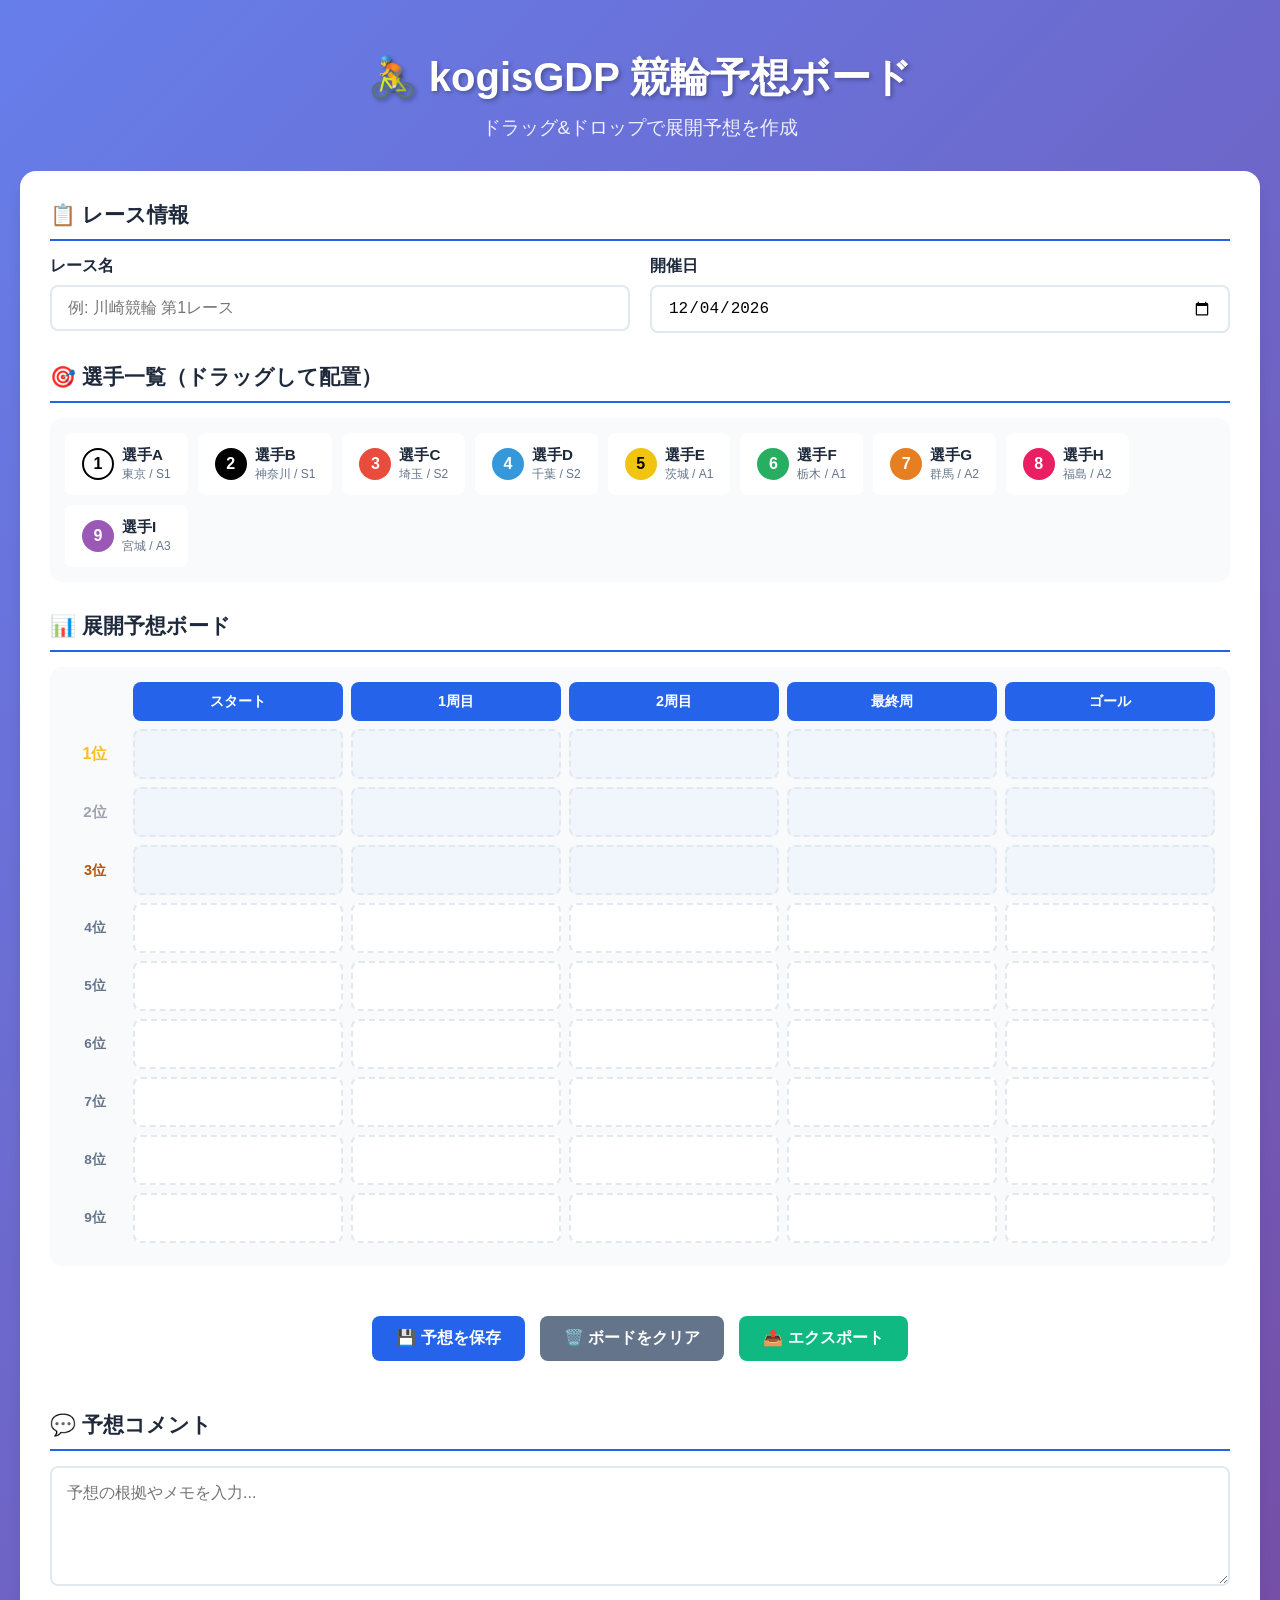
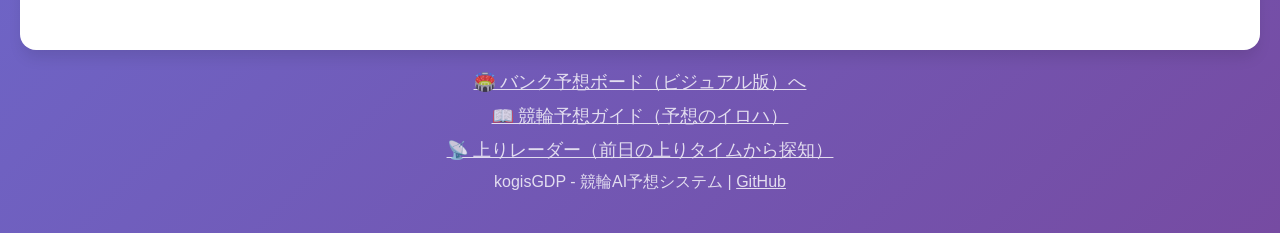
<file: index.html>
<!DOCTYPE html>
<html lang="ja">
<head>
    <meta charset="UTF-8">
    <meta name="viewport" content="width=device-width, initial-scale=1.0">
    <title>kogisGDP - 競輪予想ボード</title>
    <link rel="stylesheet" href="styles.css">
</head>
<body>
    <div class="container">
        <header>
            <h1>🚴 kogisGDP 競輪予想ボード</h1>
            <p class="subtitle">ドラッグ&ドロップで展開予想を作成</p>
        </header>

        <main>
            <!-- レース情報入力 -->
            <section class="race-info">
                <h2>📋 レース情報</h2>
                <div class="race-form">
                    <div class="form-group">
                        <label for="raceName">レース名</label>
                        <input type="text" id="raceName" placeholder="例: 川崎競輪 第1レース">
                    </div>
                    <div class="form-group">
                        <label for="raceDate">開催日</label>
                        <input type="date" id="raceDate">
                    </div>
                </div>
            </section>

            <!-- 選手一覧 -->
            <section class="players-section">
                <h2>🎯 選手一覧（ドラッグして配置）</h2>
                <div class="players-container" id="playersContainer">
                    <!-- 選手カードは動的に生成 -->
                </div>
            </section>

            <!-- 予想ボード -->
            <section class="prediction-board">
                <h2>📊 展開予想ボード</h2>
                <div class="board-container">
                    <!-- 周回ヘッダー -->
                    <div class="board-header">
                        <div class="position-label"></div>
                        <div class="lap">スタート</div>
                        <div class="lap">1周目</div>
                        <div class="lap">2周目</div>
                        <div class="lap">最終周</div>
                        <div class="lap">ゴール</div>
                    </div>
                    
                    <!-- ポジション行 -->
                    <div class="board-row" data-position="1">
                        <div class="position-label">1位</div>
                        <div class="drop-zone" data-lap="start" data-position="1"></div>
                        <div class="drop-zone" data-lap="lap1" data-position="1"></div>
                        <div class="drop-zone" data-lap="lap2" data-position="1"></div>
                        <div class="drop-zone" data-lap="final" data-position="1"></div>
                        <div class="drop-zone" data-lap="goal" data-position="1"></div>
                    </div>
                    <div class="board-row" data-position="2">
                        <div class="position-label">2位</div>
                        <div class="drop-zone" data-lap="start" data-position="2"></div>
                        <div class="drop-zone" data-lap="lap1" data-position="2"></div>
                        <div class="drop-zone" data-lap="lap2" data-position="2"></div>
                        <div class="drop-zone" data-lap="final" data-position="2"></div>
                        <div class="drop-zone" data-lap="goal" data-position="2"></div>
                    </div>
                    <div class="board-row" data-position="3">
                        <div class="position-label">3位</div>
                        <div class="drop-zone" data-lap="start" data-position="3"></div>
                        <div class="drop-zone" data-lap="lap1" data-position="3"></div>
                        <div class="drop-zone" data-lap="lap2" data-position="3"></div>
                        <div class="drop-zone" data-lap="final" data-position="3"></div>
                        <div class="drop-zone" data-lap="goal" data-position="3"></div>
                    </div>
                    <div class="board-row" data-position="4">
                        <div class="position-label">4位</div>
                        <div class="drop-zone" data-lap="start" data-position="4"></div>
                        <div class="drop-zone" data-lap="lap1" data-position="4"></div>
                        <div class="drop-zone" data-lap="lap2" data-position="4"></div>
                        <div class="drop-zone" data-lap="final" data-position="4"></div>
                        <div class="drop-zone" data-lap="goal" data-position="4"></div>
                    </div>
                    <div class="board-row" data-position="5">
                        <div class="position-label">5位</div>
                        <div class="drop-zone" data-lap="start" data-position="5"></div>
                        <div class="drop-zone" data-lap="lap1" data-position="5"></div>
                        <div class="drop-zone" data-lap="lap2" data-position="5"></div>
                        <div class="drop-zone" data-lap="final" data-position="5"></div>
                        <div class="drop-zone" data-lap="goal" data-position="5"></div>
                    </div>
                    <div class="board-row" data-position="6">
                        <div class="position-label">6位</div>
                        <div class="drop-zone" data-lap="start" data-position="6"></div>
                        <div class="drop-zone" data-lap="lap1" data-position="6"></div>
                        <div class="drop-zone" data-lap="lap2" data-position="6"></div>
                        <div class="drop-zone" data-lap="final" data-position="6"></div>
                        <div class="drop-zone" data-lap="goal" data-position="6"></div>
                    </div>
                    <div class="board-row" data-position="7">
                        <div class="position-label">7位</div>
                        <div class="drop-zone" data-lap="start" data-position="7"></div>
                        <div class="drop-zone" data-lap="lap1" data-position="7"></div>
                        <div class="drop-zone" data-lap="lap2" data-position="7"></div>
                        <div class="drop-zone" data-lap="final" data-position="7"></div>
                        <div class="drop-zone" data-lap="goal" data-position="7"></div>
                    </div>
                    <div class="board-row" data-position="8">
                        <div class="position-label">8位</div>
                        <div class="drop-zone" data-lap="start" data-position="8"></div>
                        <div class="drop-zone" data-lap="lap1" data-position="8"></div>
                        <div class="drop-zone" data-lap="lap2" data-position="8"></div>
                        <div class="drop-zone" data-lap="final" data-position="8"></div>
                        <div class="drop-zone" data-lap="goal" data-position="8"></div>
                    </div>
                    <div class="board-row" data-position="9">
                        <div class="position-label">9位</div>
                        <div class="drop-zone" data-lap="start" data-position="9"></div>
                        <div class="drop-zone" data-lap="lap1" data-position="9"></div>
                        <div class="drop-zone" data-lap="lap2" data-position="9"></div>
                        <div class="drop-zone" data-lap="final" data-position="9"></div>
                        <div class="drop-zone" data-lap="goal" data-position="9"></div>
                    </div>
                </div>
            </section>

            <!-- アクションボタン -->
            <section class="actions">
                <button class="btn btn-primary" onclick="savePrediction()">💾 予想を保存</button>
                <button class="btn btn-secondary" onclick="clearBoard()">🗑️ ボードをクリア</button>
                <button class="btn btn-info" onclick="exportPrediction()">📤 エクスポート</button>
            </section>

            <!-- 予想結果表示 -->
            <section class="result-section" id="resultSection" style="display: none;">
                <h2>📝 予想結果</h2>
                <div id="predictionResult"></div>
            </section>

            <!-- コメント入力 -->
            <section class="comments-section">
                <h2>💬 予想コメント</h2>
                <textarea id="predictionComment" placeholder="予想の根拠やメモを入力..."></textarea>
            </section>
        </main>

        <footer>
            <p style="margin-bottom: 10px;">
                <a href="bank.html" style="color: white; font-size: 1.1rem;">🏟️ バンク予想ボード（ビジュアル版）へ</a>
            </p>
            <p style="margin-bottom: 10px;">
                <a href="guide/index.html" style="color: white; font-size: 1.1rem;">📖 競輪予想ガイド（予想のイロハ）</a>
            </p>
            <p style="margin-bottom: 10px;">
                <a href="agari.html" style="color: white; font-size: 1.1rem;">📡 上りレーダー（前日の上りタイムから探知）</a>
            </p>
            <p>kogisGDP - 競輪AI予想システム | <a href="https://github.com/nekyoJap/kogisGDP-pages" target="_blank">GitHub</a></p>
        </footer>
    </div>

    <script src="script.js"></script>
</body>
</html>
</file>
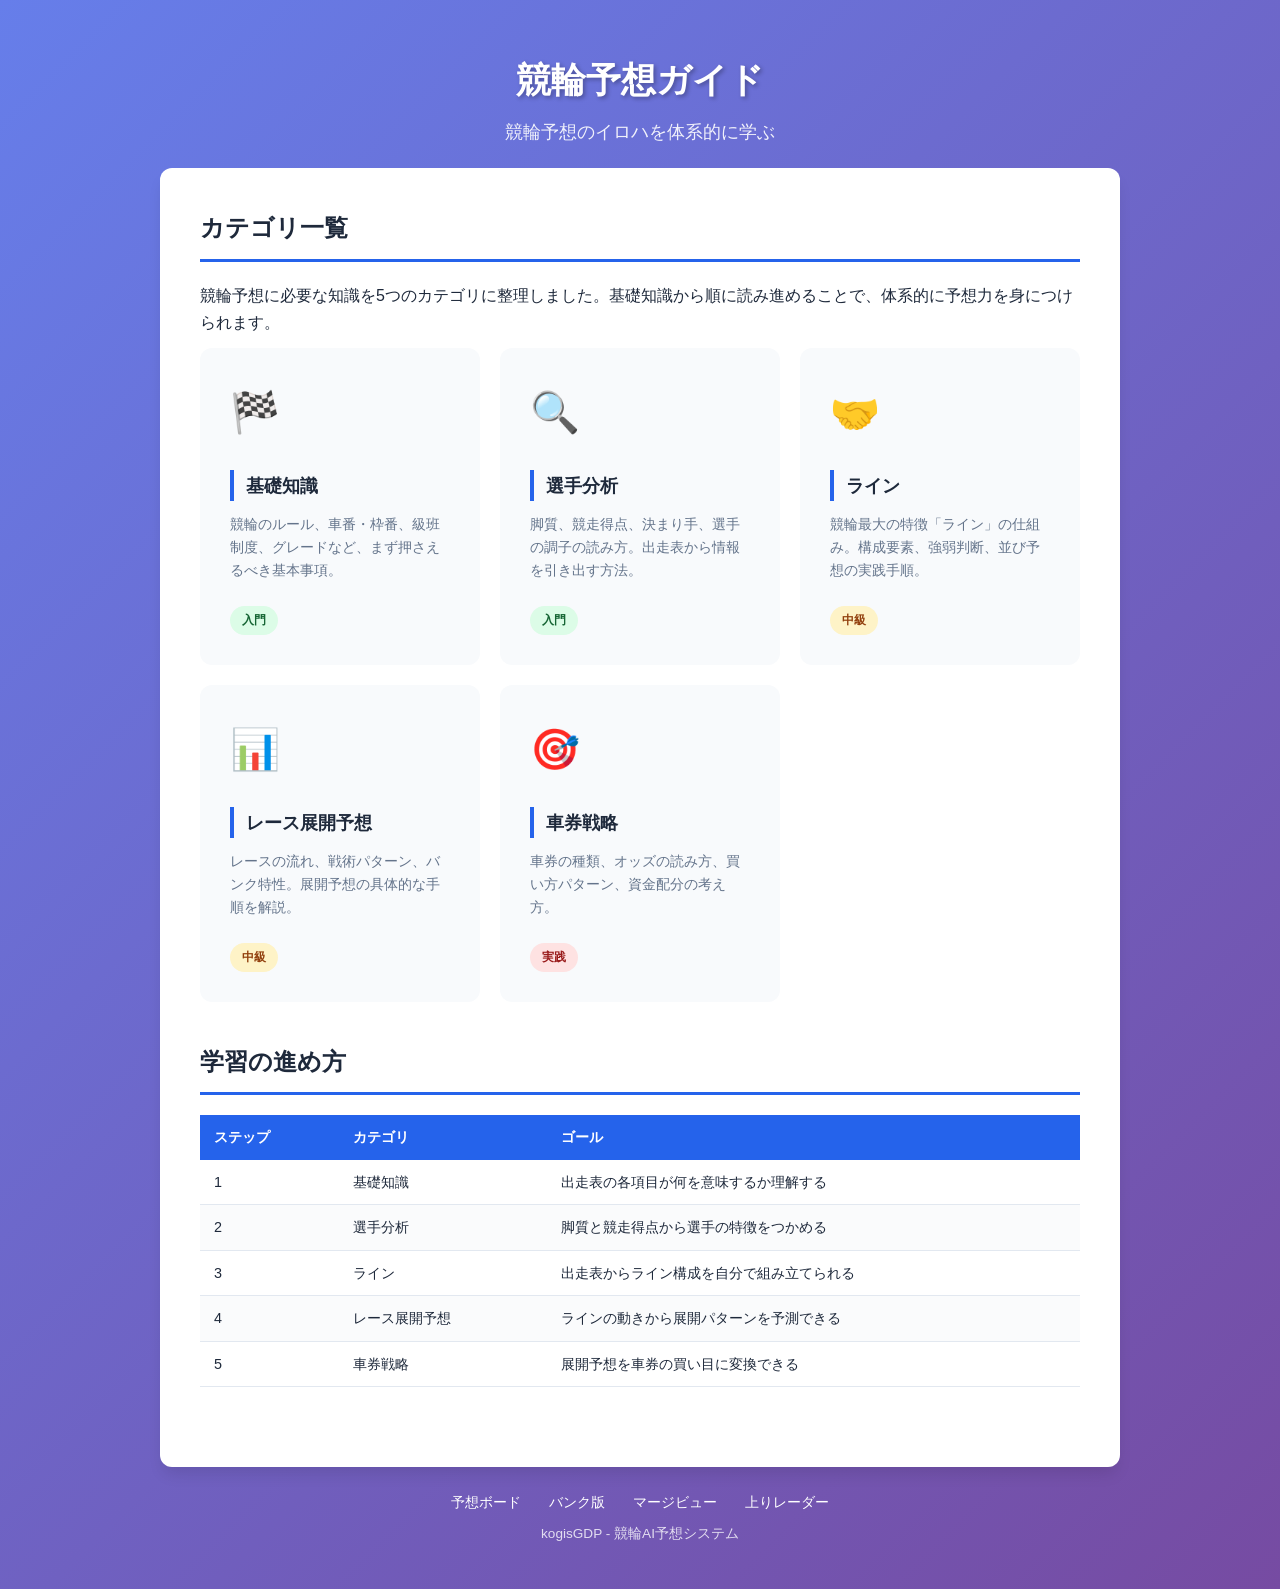
<file: guide/index.html>
<!DOCTYPE html>
<html lang="ja">
<head>
    <meta charset="UTF-8">
    <meta name="viewport" content="width=device-width, initial-scale=1.0">
    <title>競輪予想ガイド - kogisGDP</title>
    <link rel="stylesheet" href="guide.css">
</head>
<body>
    <div class="container">
        <header class="guide-header">
            <h1>競輪予想ガイド</h1>
            <p class="subtitle">競輪予想のイロハを体系的に学ぶ</p>
        </header>

        <main class="guide-content">
            <section class="article-section">
                <h2>カテゴリ一覧</h2>
                <p>競輪予想に必要な知識を5つのカテゴリに整理しました。基礎知識から順に読み進めることで、体系的に予想力を身につけられます。</p>

                <div class="category-grid">
                    <a href="basics.html" class="category-card">
                        <span class="card-icon">&#x1F3C1;</span>
                        <h3>基礎知識</h3>
                        <p>競輪のルール、車番・枠番、級班制度、グレードなど、まず押さえるべき基本事項。</p>
                        <span class="card-tag tag-beginner">入門</span>
                    </a>

                    <a href="player-analysis.html" class="category-card">
                        <span class="card-icon">&#x1F50D;</span>
                        <h3>選手分析</h3>
                        <p>脚質、競走得点、決まり手、選手の調子の読み方。出走表から情報を引き出す方法。</p>
                        <span class="card-tag tag-beginner">入門</span>
                    </a>

                    <a href="line-formation.html" class="category-card">
                        <span class="card-icon">&#x1F91D;</span>
                        <h3>ライン</h3>
                        <p>競輪最大の特徴「ライン」の仕組み。構成要素、強弱判断、並び予想の実践手順。</p>
                        <span class="card-tag tag-intermediate">中級</span>
                    </a>

                    <a href="race-development.html" class="category-card">
                        <span class="card-icon">&#x1F4CA;</span>
                        <h3>レース展開予想</h3>
                        <p>レースの流れ、戦術パターン、バンク特性。展開予想の具体的な手順を解説。</p>
                        <span class="card-tag tag-intermediate">中級</span>
                    </a>

                    <a href="betting-strategy.html" class="category-card">
                        <span class="card-icon">&#x1F3AF;</span>
                        <h3>車券戦略</h3>
                        <p>車券の種類、オッズの読み方、買い方パターン、資金配分の考え方。</p>
                        <span class="card-tag tag-advanced">実践</span>
                    </a>
                </div>
            </section>

            <section class="article-section">
                <h2>学習の進め方</h2>
                <table class="guide-table">
                    <thead>
                        <tr>
                            <th>ステップ</th>
                            <th>カテゴリ</th>
                            <th>ゴール</th>
                        </tr>
                    </thead>
                    <tbody>
                        <tr>
                            <td>1</td>
                            <td>基礎知識</td>
                            <td>出走表の各項目が何を意味するか理解する</td>
                        </tr>
                        <tr>
                            <td>2</td>
                            <td>選手分析</td>
                            <td>脚質と競走得点から選手の特徴をつかめる</td>
                        </tr>
                        <tr>
                            <td>3</td>
                            <td>ライン</td>
                            <td>出走表からライン構成を自分で組み立てられる</td>
                        </tr>
                        <tr>
                            <td>4</td>
                            <td>レース展開予想</td>
                            <td>ラインの動きから展開パターンを予測できる</td>
                        </tr>
                        <tr>
                            <td>5</td>
                            <td>車券戦略</td>
                            <td>展開予想を車券の買い目に変換できる</td>
                        </tr>
                    </tbody>
                </table>
            </section>
        </main>

        <footer class="guide-footer">
            <div class="footer-links">
                <a href="../index.html">予想ボード</a>
                <a href="../bank.html">バンク版</a>
                <a href="../race-merge.html">マージビュー</a>
                <a href="../agari.html">上りレーダー</a>
            </div>
            <p>kogisGDP - 競輪AI予想システム</p>
        </footer>
    </div>
</body>
</html>
</file>
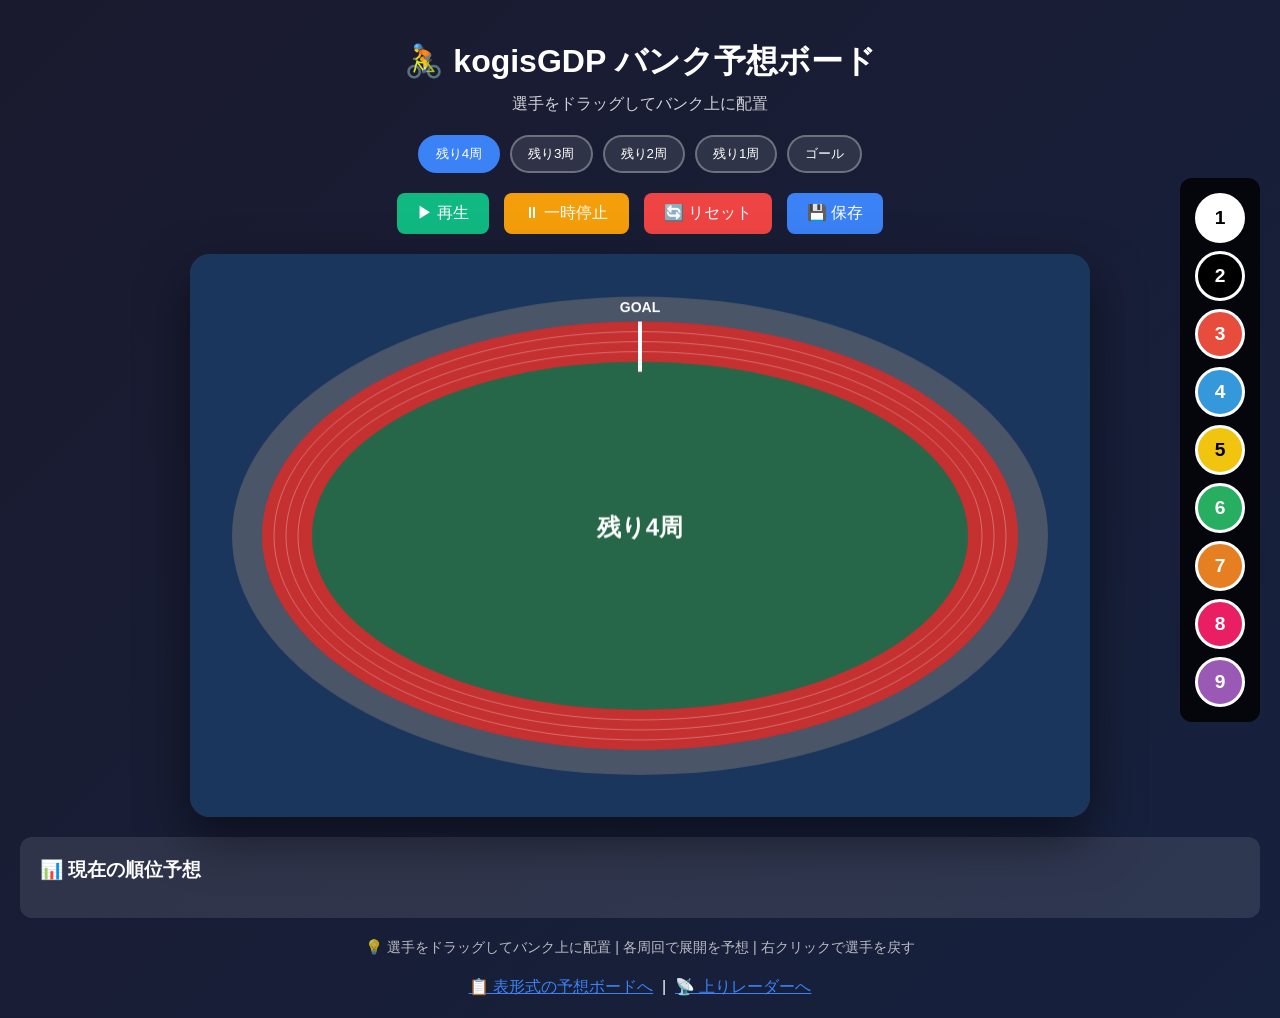
<file: bank.html>
<!DOCTYPE html>
<html lang="ja">
<head>
    <meta charset="UTF-8">
    <meta name="viewport" content="width=device-width, initial-scale=1.0">
    <title>kogisGDP - バンク予想ボード</title>
    <style>
        * {
            margin: 0;
            padding: 0;
            box-sizing: border-box;
        }

        body {
            font-family: 'Segoe UI', 'Hiragino Sans', 'Meiryo', sans-serif;
            background: linear-gradient(135deg, #1a1a2e 0%, #16213e 100%);
            min-height: 100vh;
            color: white;
            overflow-x: hidden;
        }

        .container {
            max-width: 1400px;
            margin: 0 auto;
            padding: 20px;
        }

        header {
            text-align: center;
            padding: 20px 0;
        }

        header h1 {
            font-size: 2rem;
            margin-bottom: 10px;
        }

        header .subtitle {
            opacity: 0.8;
        }

        /* コントロールパネル */
        .controls {
            display: flex;
            gap: 15px;
            justify-content: center;
            flex-wrap: wrap;
            margin-bottom: 20px;
        }

        .controls button {
            padding: 10px 20px;
            border: none;
            border-radius: 8px;
            font-size: 1rem;
            cursor: pointer;
            transition: all 0.2s;
            display: flex;
            align-items: center;
            gap: 8px;
        }

        .btn-play {
            background: #10b981;
            color: white;
        }

        .btn-play:hover {
            background: #059669;
        }

        .btn-pause {
            background: #f59e0b;
            color: white;
        }

        .btn-reset {
            background: #ef4444;
            color: white;
        }

        .btn-reset:hover {
            background: #dc2626;
        }

        .btn-save {
            background: #3b82f6;
            color: white;
        }

        .btn-save:hover {
            background: #2563eb;
        }

        /* 周回選択 */
        .lap-selector {
            display: flex;
            gap: 10px;
            justify-content: center;
            margin-bottom: 20px;
        }

        .lap-btn {
            padding: 8px 16px;
            background: rgba(255,255,255,0.1);
            border: 2px solid rgba(255,255,255,0.3);
            border-radius: 20px;
            color: white;
            cursor: pointer;
            transition: all 0.2s;
        }

        .lap-btn:hover {
            background: rgba(255,255,255,0.2);
        }

        .lap-btn.active {
            background: #3b82f6;
            border-color: #3b82f6;
        }

        /* バンクエリア */
        .bank-area {
            position: relative;
            width: 100%;
            max-width: 900px;
            margin: 0 auto;
            aspect-ratio: 16/10;
            background: #2d3748;
            border-radius: 20px;
            overflow: hidden;
            box-shadow: 0 20px 50px rgba(0,0,0,0.5);
        }

        #bankCanvas {
            width: 100%;
            height: 100%;
            cursor: default;
        }

        /* 選手パネル */
        .players-panel {
            position: fixed;
            right: 20px;
            top: 50%;
            transform: translateY(-50%);
            background: rgba(0,0,0,0.8);
            padding: 15px;
            border-radius: 12px;
            display: flex;
            flex-direction: column;
            gap: 8px;
            z-index: 100;
        }

        .player-btn {
            width: 50px;
            height: 50px;
            border-radius: 50%;
            border: 3px solid white;
            cursor: grab;
            display: flex;
            align-items: center;
            justify-content: center;
            font-weight: bold;
            font-size: 1.2rem;
            transition: transform 0.2s;
            user-select: none;
        }

        .player-btn:hover {
            transform: scale(1.1);
        }

        .player-btn.on-track {
            opacity: 0.3;
            cursor: not-allowed;
        }

        .player-btn[data-number="1"] { background: #fff; color: #000; }
        .player-btn[data-number="2"] { background: #000; color: #fff; }
        .player-btn[data-number="3"] { background: #e74c3c; color: #fff; }
        .player-btn[data-number="4"] { background: #3498db; color: #fff; }
        .player-btn[data-number="5"] { background: #f1c40f; color: #000; }
        .player-btn[data-number="6"] { background: #27ae60; color: #fff; }
        .player-btn[data-number="7"] { background: #e67e22; color: #fff; }
        .player-btn[data-number="8"] { background: #e91e63; color: #fff; }
        .player-btn[data-number="9"] { background: #9b59b6; color: #fff; }

        /* 情報パネル */
        .info-panel {
            margin-top: 20px;
            background: rgba(255,255,255,0.1);
            border-radius: 12px;
            padding: 20px;
        }

        .info-panel h3 {
            margin-bottom: 15px;
        }

        .position-list {
            display: grid;
            grid-template-columns: repeat(auto-fit, minmax(150px, 1fr));
            gap: 10px;
        }

        .position-item {
            background: rgba(255,255,255,0.1);
            padding: 10px;
            border-radius: 8px;
            display: flex;
            align-items: center;
            gap: 10px;
        }

        .position-rank {
            font-weight: bold;
            font-size: 1.2rem;
            width: 30px;
        }

        .position-player {
            width: 30px;
            height: 30px;
            border-radius: 50%;
            display: flex;
            align-items: center;
            justify-content: center;
            font-weight: bold;
            font-size: 0.9rem;
        }

        /* 凡例 */
        .legend {
            margin-top: 20px;
            text-align: center;
            opacity: 0.7;
            font-size: 0.9rem;
        }

        /* レスポンシブ */
        @media (max-width: 768px) {
            .players-panel {
                position: relative;
                right: auto;
                top: auto;
                transform: none;
                flex-direction: row;
                flex-wrap: wrap;
                justify-content: center;
                margin-bottom: 20px;
            }

            .player-btn {
                width: 40px;
                height: 40px;
                font-size: 1rem;
            }

            .bank-area {
                aspect-ratio: 4/3;
            }
        }

        /* モーダル */
        .modal {
            display: none;
            position: fixed;
            top: 0;
            left: 0;
            width: 100%;
            height: 100%;
            background: rgba(0,0,0,0.8);
            z-index: 1000;
            justify-content: center;
            align-items: center;
        }

        .modal.show {
            display: flex;
        }

        .modal-content {
            background: #1e293b;
            padding: 30px;
            border-radius: 16px;
            max-width: 500px;
            width: 90%;
        }

        .modal-content h2 {
            margin-bottom: 20px;
        }

        .modal-content textarea {
            width: 100%;
            height: 200px;
            background: #0f172a;
            border: 1px solid #334155;
            border-radius: 8px;
            color: white;
            padding: 15px;
            font-family: monospace;
            resize: none;
        }

        .modal-buttons {
            display: flex;
            gap: 10px;
            margin-top: 20px;
            justify-content: flex-end;
        }
    </style>
</head>
<body>
    <div class="container">
        <header>
            <h1>🚴 kogisGDP バンク予想ボード</h1>
            <p class="subtitle">選手をドラッグしてバンク上に配置</p>
        </header>

        <!-- 周回選択 -->
        <div class="lap-selector">
            <button class="lap-btn active" data-lap="0">残り4周</button>
            <button class="lap-btn" data-lap="1">残り3周</button>
            <button class="lap-btn" data-lap="2">残り2周</button>
            <button class="lap-btn" data-lap="3">残り1周</button>
            <button class="lap-btn" data-lap="4">ゴール</button>
        </div>

        <!-- コントロール -->
        <div class="controls">
            <button class="btn-play" onclick="playAnimation()">▶ 再生</button>
            <button class="btn-pause" onclick="pauseAnimation()">⏸ 一時停止</button>
            <button class="btn-reset" onclick="resetPositions()">🔄 リセット</button>
            <button class="btn-save" onclick="savePositions()">💾 保存</button>
        </div>

        <!-- 選手パネル -->
        <div class="players-panel" id="playersPanel">
            <div class="player-btn" data-number="1" draggable="true">1</div>
            <div class="player-btn" data-number="2" draggable="true">2</div>
            <div class="player-btn" data-number="3" draggable="true">3</div>
            <div class="player-btn" data-number="4" draggable="true">4</div>
            <div class="player-btn" data-number="5" draggable="true">5</div>
            <div class="player-btn" data-number="6" draggable="true">6</div>
            <div class="player-btn" data-number="7" draggable="true">7</div>
            <div class="player-btn" data-number="8" draggable="true">8</div>
            <div class="player-btn" data-number="9" draggable="true">9</div>
        </div>

        <!-- バンクエリア -->
        <div class="bank-area">
            <canvas id="bankCanvas"></canvas>
        </div>

        <!-- 順位情報 -->
        <div class="info-panel">
            <h3>📊 現在の順位予想</h3>
            <div class="position-list" id="positionList">
                <!-- 動的に生成 -->
            </div>
        </div>

        <div class="legend">
            💡 選手をドラッグしてバンク上に配置 | 各周回で展開を予想 | 右クリックで選手を戻す
        </div>

        <p style="text-align: center; margin-top: 20px;">
            <a href="index.html" style="color: #3b82f6;">📋 表形式の予想ボードへ</a>
            &nbsp;|&nbsp;
            <a href="agari.html" style="color: #3b82f6;">📡 上りレーダーへ</a>
        </p>
    </div>

    <!-- 保存モーダル -->
    <div class="modal" id="saveModal">
        <div class="modal-content">
            <h2>💾 予想を保存</h2>
            <textarea id="predictionOutput" readonly></textarea>
            <div class="modal-buttons">
                <button onclick="copyToClipboard()" class="btn-save">📋 コピー</button>
                <button onclick="closeModal()" class="btn-reset">閉じる</button>
            </div>
        </div>
    </div>

    <script>
        // Canvas設定
        const canvas = document.getElementById('bankCanvas');
        const ctx = canvas.getContext('2d');
        
        // 高解像度対応
        function resizeCanvas() {
            const rect = canvas.parentElement.getBoundingClientRect();
            const dpr = window.devicePixelRatio || 1;
            canvas.width = rect.width * dpr;
            canvas.height = rect.height * dpr;
            ctx.scale(dpr, dpr);
            canvas.style.width = rect.width + 'px';
            canvas.style.height = rect.height + 'px';
            draw();
        }

        // 選手データ
        const players = {};
        const playerColors = {
            1: { bg: '#ffffff', text: '#000000' },
            2: { bg: '#000000', text: '#ffffff' },
            3: { bg: '#e74c3c', text: '#ffffff' },
            4: { bg: '#3498db', text: '#ffffff' },
            5: { bg: '#f1c40f', text: '#000000' },
            6: { bg: '#27ae60', text: '#ffffff' },
            7: { bg: '#e67e22', text: '#ffffff' },
            8: { bg: '#e91e63', text: '#ffffff' },
            9: { bg: '#9b59b6', text: '#ffffff' }
        };

        // 周回データ（各周回の選手位置を保存）
        const lapPositions = {
            0: {}, // 残り4周
            1: {}, // 残り3周
            2: {}, // 残り2周
            3: {}, // 残り1周
            4: {}  // ゴール
        };

        let currentLap = 0;
        let draggingPlayer = null;
        let isAnimating = false;

        // バンクの寸法
        function getBankDimensions() {
            const rect = canvas.parentElement.getBoundingClientRect();
            const width = rect.width;
            const height = rect.height;
            const centerX = width / 2;
            const centerY = height / 2;
            const radiusX = width * 0.42;
            const radiusY = height * 0.38;
            
            return { width, height, centerX, centerY, radiusX, radiusY };
        }

        // バンクを描画
        function drawBank() {
            const { width, height, centerX, centerY, radiusX, radiusY } = getBankDimensions();
            
            // 背景（バンクの外側）
            ctx.fillStyle = '#1a365d';
            ctx.fillRect(0, 0, width, height);
            
            // バンク外周
            ctx.beginPath();
            ctx.ellipse(centerX, centerY, radiusX + 30, radiusY + 25, 0, 0, Math.PI * 2);
            ctx.fillStyle = '#4a5568';
            ctx.fill();
            
            // バンク（走路）
            ctx.beginPath();
            ctx.ellipse(centerX, centerY, radiusX, radiusY, 0, 0, Math.PI * 2);
            ctx.fillStyle = '#c53030';
            ctx.fill();
            
            // 内側（芝生エリア）
            ctx.beginPath();
            ctx.ellipse(centerX, centerY, radiusX - 50, radiusY - 40, 0, 0, Math.PI * 2);
            ctx.fillStyle = '#276749';
            ctx.fill();
            
            // コースライン
            for (let i = 1; i <= 3; i++) {
                ctx.beginPath();
                ctx.ellipse(centerX, centerY, radiusX - i * 12, radiusY - i * 10, 0, 0, Math.PI * 2);
                ctx.strokeStyle = 'rgba(255,255,255,0.3)';
                ctx.lineWidth = 1;
                ctx.stroke();
            }
            
            // ゴールライン
            ctx.beginPath();
            ctx.moveTo(centerX, centerY - radiusY);
            ctx.lineTo(centerX, centerY - radiusY + 50);
            ctx.strokeStyle = '#ffffff';
            ctx.lineWidth = 4;
            ctx.stroke();
            
            // ゴール表示
            ctx.fillStyle = '#ffffff';
            ctx.font = 'bold 14px sans-serif';
            ctx.textAlign = 'center';
            ctx.fillText('GOAL', centerX, centerY - radiusY - 10);
            
            // 周回表示
            const lapNames = ['残り4周', '残り3周', '残り2周', '残り1周', 'ゴール'];
            ctx.fillStyle = '#ffffff';
            ctx.font = 'bold 24px sans-serif';
            ctx.fillText(lapNames[currentLap], centerX, centerY);
        }

        // 選手を描画
        function drawPlayers() {
            const positions = lapPositions[currentLap];
            
            Object.entries(positions).forEach(([number, pos]) => {
                const color = playerColors[number];
                const radius = 20;
                
                // 影
                ctx.beginPath();
                ctx.arc(pos.x + 2, pos.y + 2, radius, 0, Math.PI * 2);
                ctx.fillStyle = 'rgba(0,0,0,0.3)';
                ctx.fill();
                
                // 選手円
                ctx.beginPath();
                ctx.arc(pos.x, pos.y, radius, 0, Math.PI * 2);
                ctx.fillStyle = color.bg;
                ctx.fill();
                ctx.strokeStyle = '#ffffff';
                ctx.lineWidth = 3;
                ctx.stroke();
                
                // 番号
                ctx.fillStyle = color.text;
                ctx.font = 'bold 18px sans-serif';
                ctx.textAlign = 'center';
                ctx.textBaseline = 'middle';
                ctx.fillText(number, pos.x, pos.y);
            });
        }

        // 全体描画
        function draw() {
            const rect = canvas.parentElement.getBoundingClientRect();
            ctx.clearRect(0, 0, rect.width, rect.height);
            drawBank();
            drawPlayers();
            updatePositionList();
        }

        // 選手パネルの状態更新
        function updatePlayerPanel() {
            const positions = lapPositions[currentLap];
            document.querySelectorAll('.player-btn').forEach(btn => {
                const number = btn.dataset.number;
                if (positions[number]) {
                    btn.classList.add('on-track');
                } else {
                    btn.classList.remove('on-track');
                }
            });
        }

        // 順位リスト更新
        function updatePositionList() {
            const positions = lapPositions[currentLap];
            const list = document.getElementById('positionList');
            
            // 位置から順位を計算（ゴールに近い順）
            const { centerX, centerY, radiusX, radiusY } = getBankDimensions();
            
            const sorted = Object.entries(positions)
                .map(([number, pos]) => {
                    // ゴール地点からの角度で順位を決定
                    const angle = Math.atan2(pos.y - centerY, pos.x - centerX);
                    // ゴールは上部なので、-π/2からの距離
                    let progress = angle + Math.PI / 2;
                    if (progress < 0) progress += Math.PI * 2;
                    return { number, progress, pos };
                })
                .sort((a, b) => a.progress - b.progress);
            
            list.innerHTML = sorted.map((item, index) => {
                const color = playerColors[item.number];
                return `
                    <div class="position-item">
                        <span class="position-rank">${index + 1}位</span>
                        <span class="position-player" style="background:${color.bg};color:${color.text}">${item.number}</span>
                    </div>
                `;
            }).join('');
            
            updatePlayerPanel();
        }

        // 周回切り替え
        document.querySelectorAll('.lap-btn').forEach(btn => {
            btn.addEventListener('click', () => {
                document.querySelector('.lap-btn.active').classList.remove('active');
                btn.classList.add('active');
                currentLap = parseInt(btn.dataset.lap);
                draw();
            });
        });

        // ドラッグ&ドロップ
        let isDragging = false;
        let dragStartPos = null;

        document.querySelectorAll('.player-btn').forEach(btn => {
            btn.addEventListener('mousedown', (e) => {
                if (btn.classList.contains('on-track')) return;
                draggingPlayer = btn.dataset.number;
                isDragging = true;
            });
        });

        canvas.addEventListener('mousemove', (e) => {
            if (!isDragging || !draggingPlayer) return;
            
            const rect = canvas.getBoundingClientRect();
            const x = e.clientX - rect.left;
            const y = e.clientY - rect.top;
            
            // 一時的に位置を設定
            lapPositions[currentLap][draggingPlayer] = { x, y };
            draw();
        });

        canvas.addEventListener('mouseup', (e) => {
            if (isDragging && draggingPlayer) {
                const rect = canvas.getBoundingClientRect();
                const x = e.clientX - rect.left;
                const y = e.clientY - rect.top;
                
                // バンク上かチェック
                if (isOnTrack(x, y)) {
                    lapPositions[currentLap][draggingPlayer] = { x, y };
                } else {
                    delete lapPositions[currentLap][draggingPlayer];
                }
                
                draw();
            }
            
            isDragging = false;
            draggingPlayer = null;
        });

        // Canvas上のドラッグ（既存選手の移動）
        canvas.addEventListener('mousedown', (e) => {
            const rect = canvas.getBoundingClientRect();
            const x = e.clientX - rect.left;
            const y = e.clientY - rect.top;
            
            // クリック位置に選手がいるかチェック
            const positions = lapPositions[currentLap];
            for (const [number, pos] of Object.entries(positions)) {
                const dist = Math.sqrt((x - pos.x) ** 2 + (y - pos.y) ** 2);
                if (dist < 25) {
                    draggingPlayer = number;
                    isDragging = true;
                    break;
                }
            }
        });

        // 右クリックで選手を戻す
        canvas.addEventListener('contextmenu', (e) => {
            e.preventDefault();
            const rect = canvas.getBoundingClientRect();
            const x = e.clientX - rect.left;
            const y = e.clientY - rect.top;
            
            const positions = lapPositions[currentLap];
            for (const [number, pos] of Object.entries(positions)) {
                const dist = Math.sqrt((x - pos.x) ** 2 + (y - pos.y) ** 2);
                if (dist < 25) {
                    delete positions[number];
                    draw();
                    break;
                }
            }
        });

        // トラック上かチェック
        function isOnTrack(x, y) {
            const { centerX, centerY, radiusX, radiusY } = getBankDimensions();
            
            // 楕円の方程式でチェック
            const outer = ((x - centerX) / (radiusX + 20)) ** 2 + ((y - centerY) / (radiusY + 15)) ** 2;
            const inner = ((x - centerX) / (radiusX - 45)) ** 2 + ((y - centerY) / (radiusY - 35)) ** 2;
            
            return outer <= 1 && inner >= 1;
        }

        // リセット
        function resetPositions() {
            lapPositions[currentLap] = {};
            draw();
        }

        // 保存
        function savePositions() {
            const lapNames = ['残り4周', '残り3周', '残り2周', '残り1周', 'ゴール'];
            let output = '=== kogisGDP 競輪展開予想 ===\n\n';
            
            for (let lap = 0; lap < 5; lap++) {
                const positions = lapPositions[lap];
                if (Object.keys(positions).length === 0) continue;
                
                output += `【${lapNames[lap]}】\n`;
                
                const { centerX, centerY } = getBankDimensions();
                const sorted = Object.entries(positions)
                    .map(([number, pos]) => {
                        const angle = Math.atan2(pos.y - centerY, pos.x - centerX);
                        let progress = angle + Math.PI / 2;
                        if (progress < 0) progress += Math.PI * 2;
                        return { number, progress };
                    })
                    .sort((a, b) => a.progress - b.progress);
                
                sorted.forEach((item, index) => {
                    output += `${index + 1}位: ${item.number}番\n`;
                });
                output += '\n';
            }
            
            document.getElementById('predictionOutput').value = output;
            document.getElementById('saveModal').classList.add('show');
        }

        function closeModal() {
            document.getElementById('saveModal').classList.remove('show');
        }

        function copyToClipboard() {
            const textarea = document.getElementById('predictionOutput');
            textarea.select();
            document.execCommand('copy');
            alert('コピーしました！');
        }

        // アニメーション再生
        function playAnimation() {
            if (isAnimating) return;
            isAnimating = true;
            
            let lap = 0;
            const interval = setInterval(() => {
                if (lap >= 5 || !isAnimating) {
                    clearInterval(interval);
                    isAnimating = false;
                    return;
                }
                
                document.querySelector('.lap-btn.active').classList.remove('active');
                document.querySelector(`.lap-btn[data-lap="${lap}"]`).classList.add('active');
                currentLap = lap;
                draw();
                lap++;
            }, 1500);
        }

        function pauseAnimation() {
            isAnimating = false;
        }

        // タッチ対応
        canvas.addEventListener('touchstart', (e) => {
            e.preventDefault();
            const touch = e.touches[0];
            const rect = canvas.getBoundingClientRect();
            const x = touch.clientX - rect.left;
            const y = touch.clientY - rect.top;
            
            const positions = lapPositions[currentLap];
            for (const [number, pos] of Object.entries(positions)) {
                const dist = Math.sqrt((x - pos.x) ** 2 + (y - pos.y) ** 2);
                if (dist < 30) {
                    draggingPlayer = number;
                    isDragging = true;
                    break;
                }
            }
        });

        canvas.addEventListener('touchmove', (e) => {
            if (!isDragging || !draggingPlayer) return;
            e.preventDefault();
            
            const touch = e.touches[0];
            const rect = canvas.getBoundingClientRect();
            const x = touch.clientX - rect.left;
            const y = touch.clientY - rect.top;
            
            lapPositions[currentLap][draggingPlayer] = { x, y };
            draw();
        });

        canvas.addEventListener('touchend', (e) => {
            if (isDragging && draggingPlayer) {
                const positions = lapPositions[currentLap];
                const pos = positions[draggingPlayer];
                
                if (pos && !isOnTrack(pos.x, pos.y)) {
                    delete positions[draggingPlayer];
                }
                
                draw();
            }
            
            isDragging = false;
            draggingPlayer = null;
        });

        // 選手パネルからのタッチドラッグ
        let touchDragPlayer = null;

        document.querySelectorAll('.player-btn').forEach(btn => {
            btn.addEventListener('touchstart', (e) => {
                if (btn.classList.contains('on-track')) return;
                e.preventDefault();
                touchDragPlayer = btn.dataset.number;
            });
        });

        document.addEventListener('touchmove', (e) => {
            if (!touchDragPlayer) return;
            
            const touch = e.touches[0];
            const rect = canvas.getBoundingClientRect();
            
            if (touch.clientX >= rect.left && touch.clientX <= rect.right &&
                touch.clientY >= rect.top && touch.clientY <= rect.bottom) {
                
                const x = touch.clientX - rect.left;
                const y = touch.clientY - rect.top;
                
                lapPositions[currentLap][touchDragPlayer] = { x, y };
                draw();
            }
        });

        document.addEventListener('touchend', (e) => {
            if (touchDragPlayer) {
                const positions = lapPositions[currentLap];
                const pos = positions[touchDragPlayer];
                
                if (pos && !isOnTrack(pos.x, pos.y)) {
                    delete positions[touchDragPlayer];
                }
                
                draw();
            }
            touchDragPlayer = null;
        });

        // 初期化
        window.addEventListener('load', resizeCanvas);
        window.addEventListener('resize', resizeCanvas);
    </script>
</body>
</html>
</file>
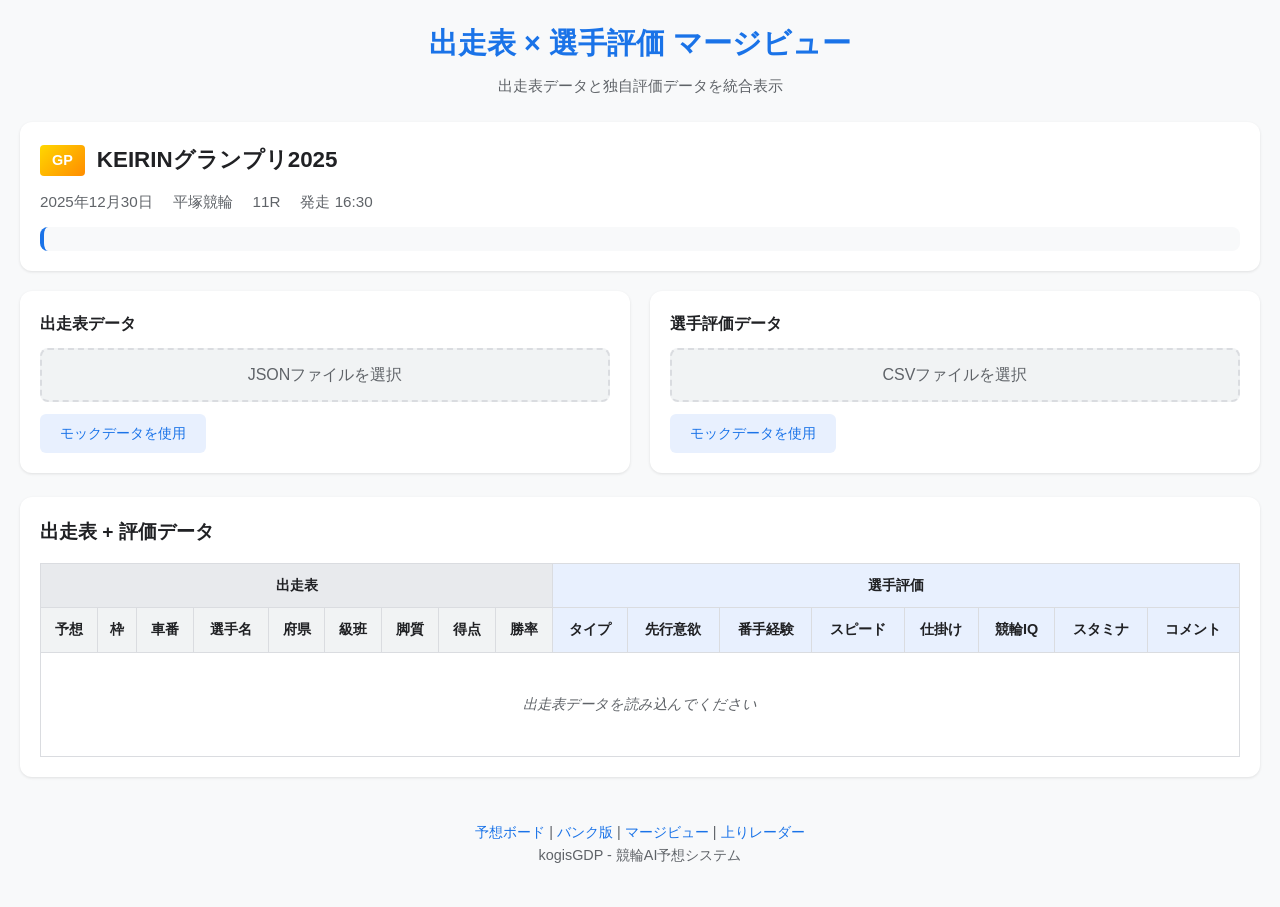
<file: race-merge.html>
<!DOCTYPE html>
<html lang="ja">
<head>
    <meta charset="UTF-8">
    <meta name="viewport" content="width=device-width, initial-scale=1.0">
    <title>出走表 × 選手評価 マージビュー | kogisGDP</title>
    <link rel="stylesheet" href="race-merge.css">
</head>
<body>
    <div class="container">
        <header class="header">
            <h1>出走表 × 選手評価 マージビュー</h1>
            <p class="subtitle">出走表データと独自評価データを統合表示</p>
        </header>

        <!-- レース情報 -->
        <section class="race-info" id="raceInfo">
            <div class="race-header">
                <span class="race-grade" id="raceGrade">GP</span>
                <span class="race-name" id="raceName">KEIRINグランプリ2025</span>
            </div>
            <div class="race-details">
                <span id="raceDate">2025年12月30日</span>
                <span id="raceVenue">平塚競輪</span>
                <span id="raceNumber">11R</span>
                <span id="raceTime">発走 16:30</span>
            </div>
            <div class="race-comment" id="lineComment"></div>
        </section>

        <!-- データ読み込みパネル -->
        <section class="data-panel">
            <div class="panel-item">
                <h3>出走表データ</h3>
                <div class="file-input-wrapper">
                    <input type="file" id="raceDataInput" accept=".json" />
                    <label for="raceDataInput">JSONファイルを選択</label>
                </div>
                <button id="loadMockRace" class="btn btn-secondary">モックデータを使用</button>
                <span class="status" id="raceStatus"></span>
            </div>
            <div class="panel-item">
                <h3>選手評価データ</h3>
                <div class="file-input-wrapper">
                    <input type="file" id="evalDataInput" accept=".csv" />
                    <label for="evalDataInput">CSVファイルを選択</label>
                </div>
                <button id="loadMockEval" class="btn btn-secondary">モックデータを使用</button>
                <span class="status" id="evalStatus"></span>
            </div>
        </section>

        <!-- マージテーブル -->
        <section class="merge-table-section">
            <h2>出走表 + 評価データ</h2>
            <div class="table-wrapper">
                <table class="merge-table" id="mergeTable">
                    <thead>
                        <tr>
                            <th colspan="9" class="th-group">出走表</th>
                            <th colspan="8" class="th-group th-eval">選手評価</th>
                        </tr>
                        <tr>
                            <!-- 出走表 -->
                            <th class="th-car">予想</th>
                            <th class="th-car">枠</th>
                            <th class="th-car">車番</th>
                            <th>選手名</th>
                            <th>府県</th>
                            <th>級班</th>
                            <th>脚質</th>
                            <th>得点</th>
                            <th>勝率</th>
                            <!-- 評価データ -->
                            <th class="th-eval">タイプ</th>
                            <th class="th-eval">先行意欲</th>
                            <th class="th-eval">番手経験</th>
                            <th class="th-eval">スピード</th>
                            <th class="th-eval">仕掛け</th>
                            <th class="th-eval">競輪IQ</th>
                            <th class="th-eval">スタミナ</th>
                            <th class="th-eval">コメント</th>
                        </tr>
                    </thead>
                    <tbody id="mergeTableBody">
                        <!-- JSで動的生成 -->
                    </tbody>
                </table>
            </div>
        </section>

        <!-- 選手詳細モーダル -->
        <div class="modal" id="playerModal">
            <div class="modal-content">
                <span class="modal-close" id="modalClose">&times;</span>
                <div class="modal-header">
                    <span class="modal-car-number" id="modalCarNumber">1</span>
                    <h2 id="modalPlayerName">選手名</h2>
                </div>
                <div class="modal-body" id="modalBody">
                    <!-- 詳細情報 -->
                </div>
            </div>
        </div>

        <footer class="footer">
            <p><a href="index.html">予想ボード</a> | <a href="bank.html">バンク版</a> | <a href="race-merge.html">マージビュー</a> | <a href="agari.html">上りレーダー</a></p>
            <p>kogisGDP - 競輪AI予想システム</p>
        </footer>
    </div>

    <script src="race-merge.js"></script>
</body>
</html>
</file>
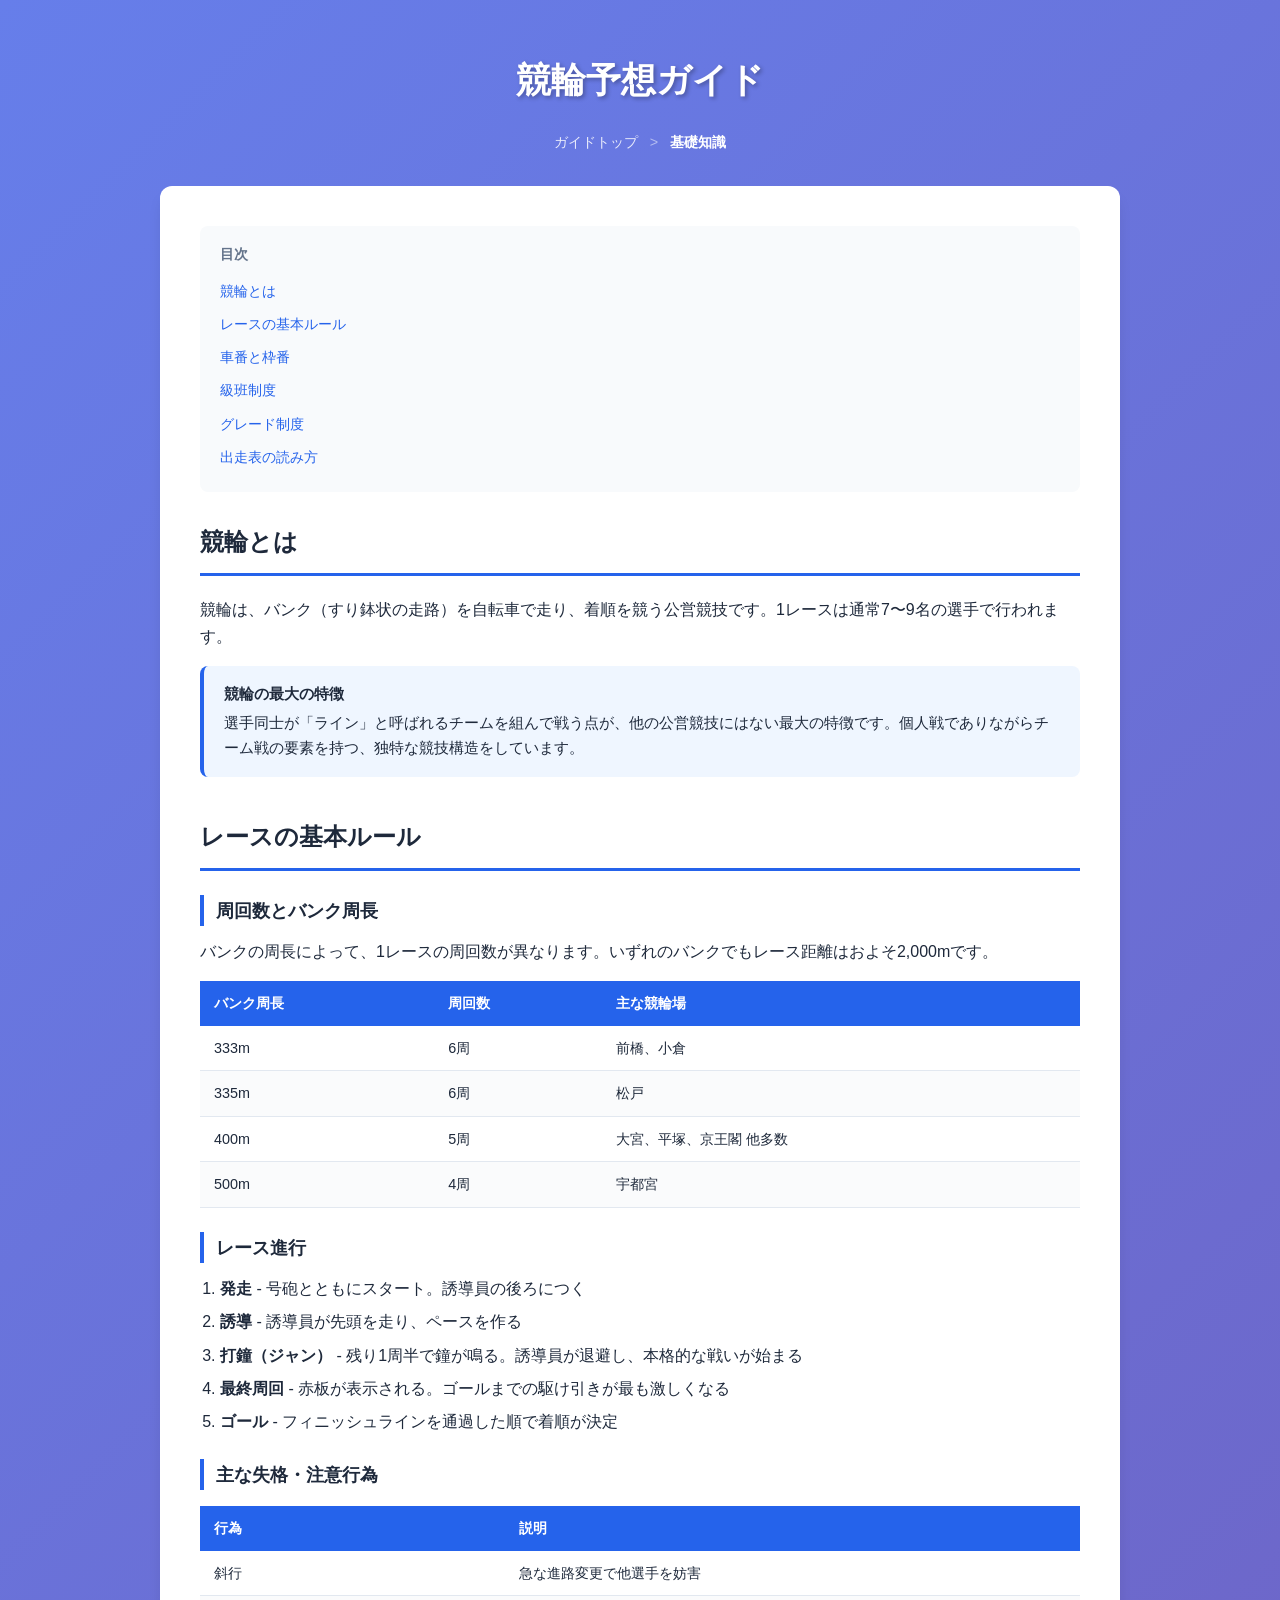
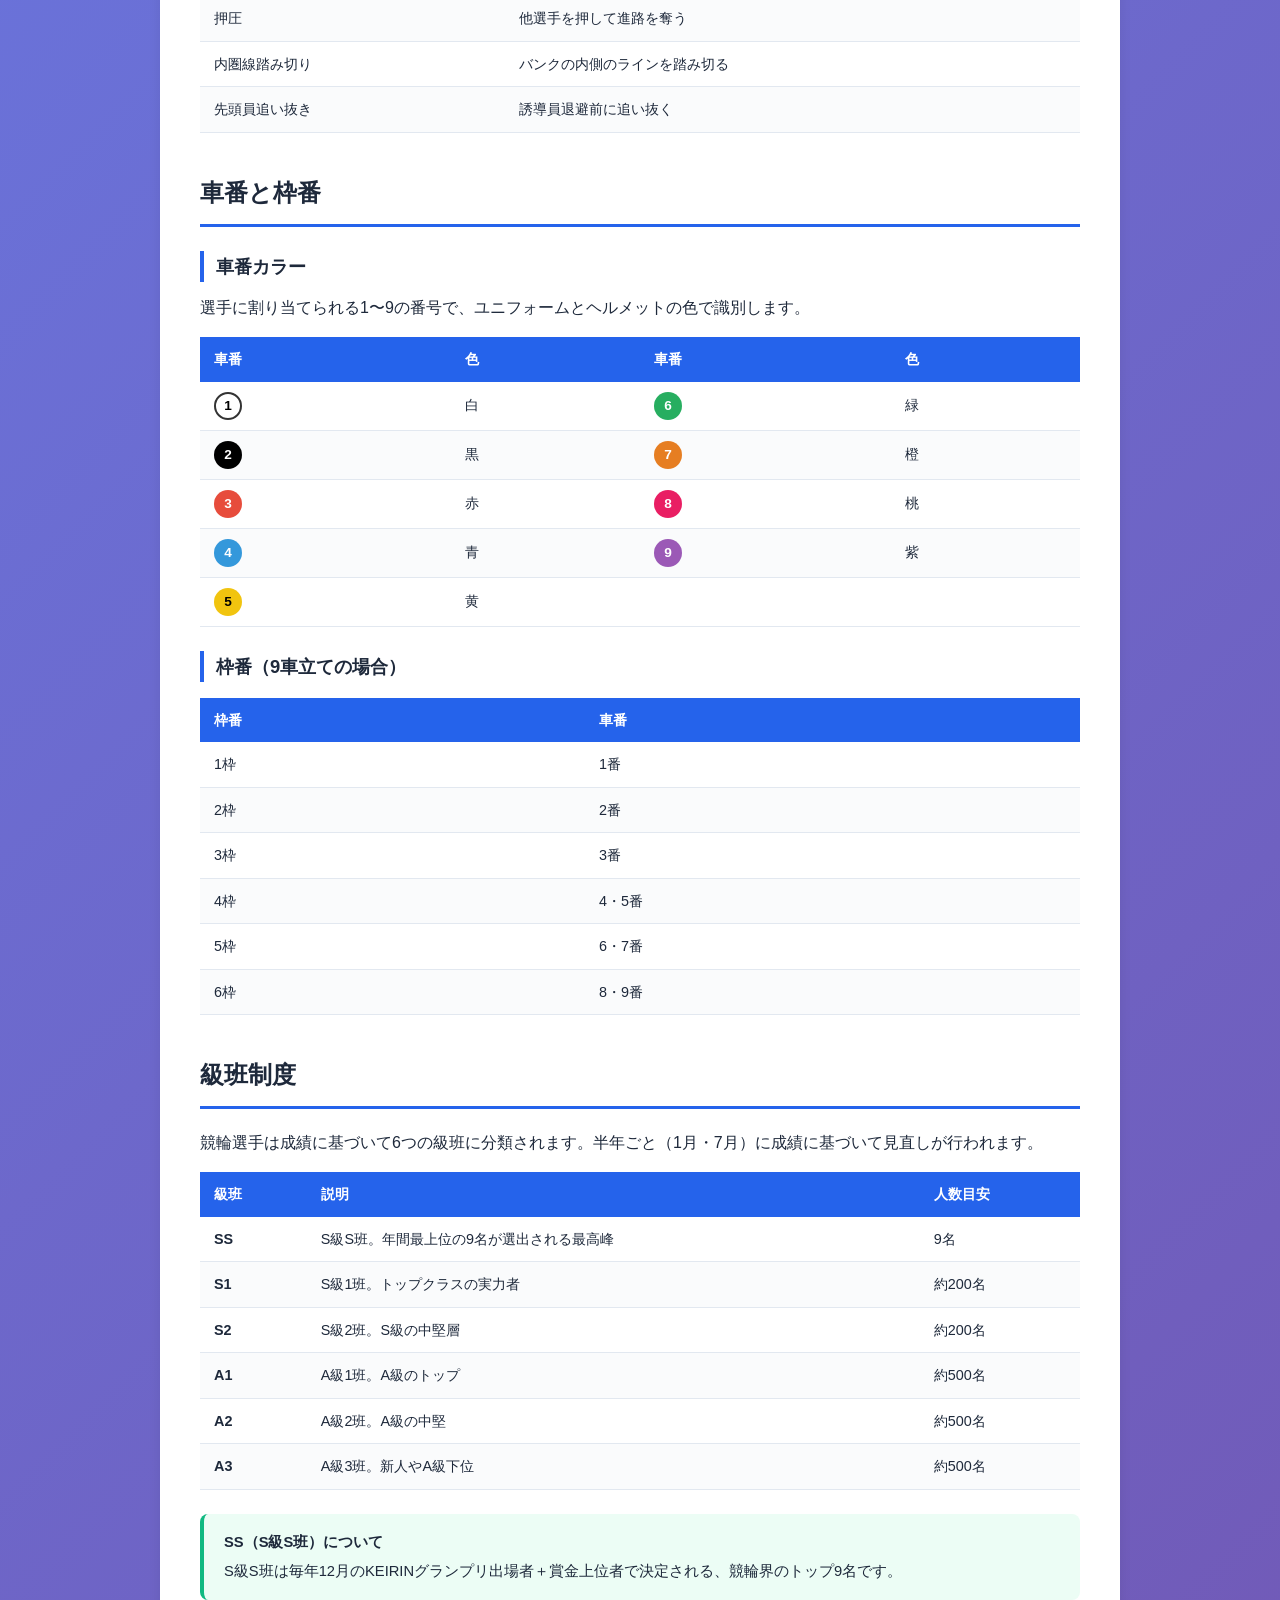
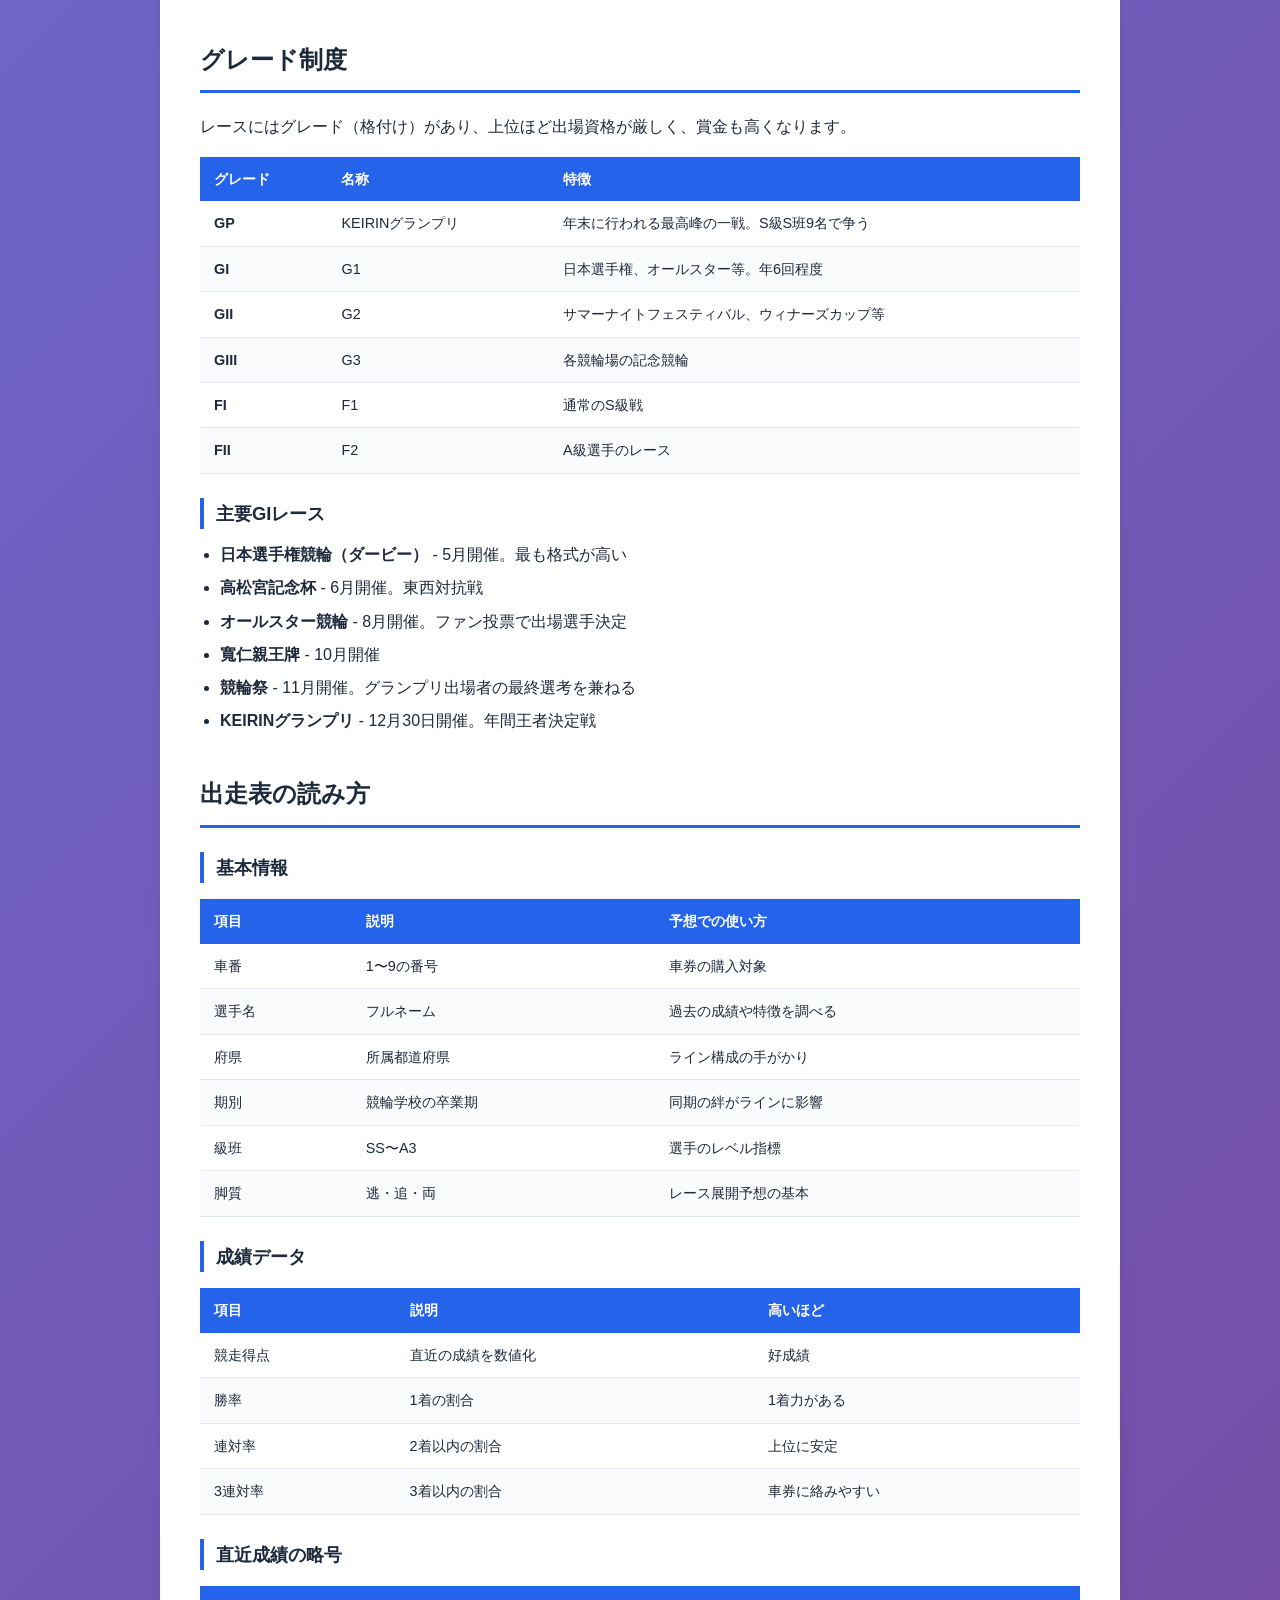
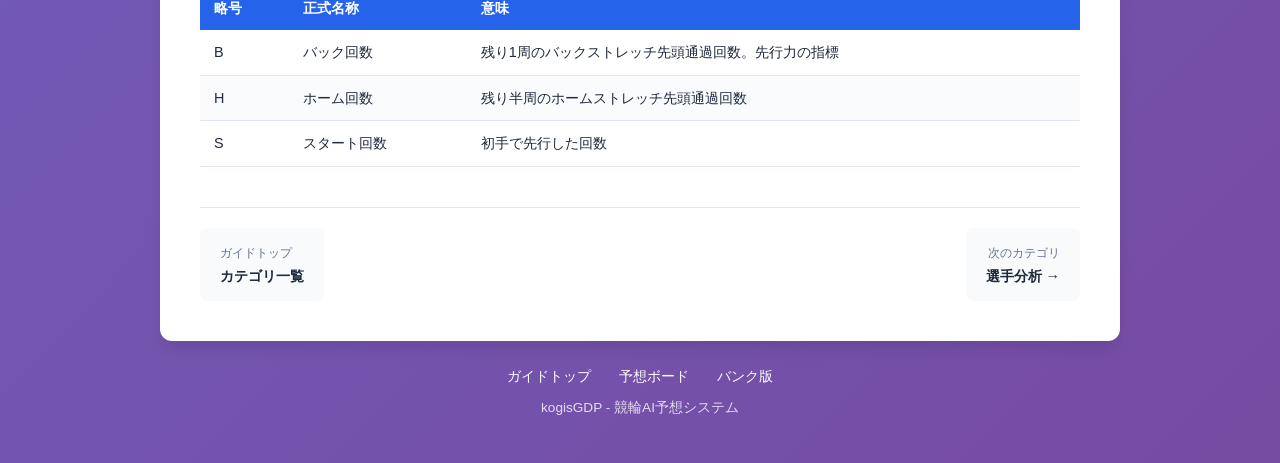
<file: guide/basics.html>
<!DOCTYPE html>
<html lang="ja">
<head>
    <meta charset="UTF-8">
    <meta name="viewport" content="width=device-width, initial-scale=1.0">
    <title>基礎知識 - 競輪予想ガイド - kogisGDP</title>
    <link rel="stylesheet" href="guide.css">
</head>
<body>
    <div class="container">
        <header class="guide-header">
            <h1>競輪予想ガイド</h1>
            <nav class="breadcrumb">
                <a href="index.html">ガイドトップ</a>
                <span class="separator">&gt;</span>
                <span class="current">基礎知識</span>
            </nav>
        </header>

        <main class="guide-content">
            <div class="toc">
                <h4>目次</h4>
                <ul>
                    <li><a href="#about">競輪とは</a></li>
                    <li><a href="#rules">レースの基本ルール</a></li>
                    <li><a href="#car-number">車番と枠番</a></li>
                    <li><a href="#class">級班制度</a></li>
                    <li><a href="#grade">グレード制度</a></li>
                    <li><a href="#entry-sheet">出走表の読み方</a></li>
                </ul>
            </div>

            <!-- 競輪とは -->
            <section id="about" class="article-section">
                <h2>競輪とは</h2>
                <p>競輪は、バンク（すり鉢状の走路）を自転車で走り、着順を競う公営競技です。1レースは通常7〜9名の選手で行われます。</p>
                <div class="info-box important">
                    <div class="box-title">競輪の最大の特徴</div>
                    選手同士が「ライン」と呼ばれるチームを組んで戦う点が、他の公営競技にはない最大の特徴です。個人戦でありながらチーム戦の要素を持つ、独特な競技構造をしています。
                </div>
            </section>

            <!-- レースの基本ルール -->
            <section id="rules" class="article-section">
                <h2>レースの基本ルール</h2>

                <h3>周回数とバンク周長</h3>
                <p>バンクの周長によって、1レースの周回数が異なります。いずれのバンクでもレース距離はおよそ2,000mです。</p>
                <table class="guide-table">
                    <thead>
                        <tr>
                            <th>バンク周長</th>
                            <th>周回数</th>
                            <th>主な競輪場</th>
                        </tr>
                    </thead>
                    <tbody>
                        <tr><td>333m</td><td>6周</td><td>前橋、小倉</td></tr>
                        <tr><td>335m</td><td>6周</td><td>松戸</td></tr>
                        <tr><td>400m</td><td>5周</td><td>大宮、平塚、京王閣 他多数</td></tr>
                        <tr><td>500m</td><td>4周</td><td>宇都宮</td></tr>
                    </tbody>
                </table>

                <h3>レース進行</h3>
                <ol>
                    <li><strong>発走</strong> - 号砲とともにスタート。誘導員の後ろにつく</li>
                    <li><strong>誘導</strong> - 誘導員が先頭を走り、ペースを作る</li>
                    <li><strong>打鐘（ジャン）</strong> - 残り1周半で鐘が鳴る。誘導員が退避し、本格的な戦いが始まる</li>
                    <li><strong>最終周回</strong> - 赤板が表示される。ゴールまでの駆け引きが最も激しくなる</li>
                    <li><strong>ゴール</strong> - フィニッシュラインを通過した順で着順が決定</li>
                </ol>

                <h3>主な失格・注意行為</h3>
                <table class="guide-table">
                    <thead>
                        <tr><th>行為</th><th>説明</th></tr>
                    </thead>
                    <tbody>
                        <tr><td>斜行</td><td>急な進路変更で他選手を妨害</td></tr>
                        <tr><td>押圧</td><td>他選手を押して進路を奪う</td></tr>
                        <tr><td>内圏線踏み切り</td><td>バンクの内側のラインを踏み切る</td></tr>
                        <tr><td>先頭員追い抜き</td><td>誘導員退避前に追い抜く</td></tr>
                    </tbody>
                </table>
            </section>

            <!-- 車番と枠番 -->
            <section id="car-number" class="article-section">
                <h2>車番と枠番</h2>

                <h3>車番カラー</h3>
                <p>選手に割り当てられる1〜9の番号で、ユニフォームとヘルメットの色で識別します。</p>
                <table class="guide-table">
                    <thead>
                        <tr><th>車番</th><th>色</th><th>車番</th><th>色</th></tr>
                    </thead>
                    <tbody>
                        <tr>
                            <td><span class="car-badge car-1">1</span></td><td>白</td>
                            <td><span class="car-badge car-6">6</span></td><td>緑</td>
                        </tr>
                        <tr>
                            <td><span class="car-badge car-2">2</span></td><td>黒</td>
                            <td><span class="car-badge car-7">7</span></td><td>橙</td>
                        </tr>
                        <tr>
                            <td><span class="car-badge car-3">3</span></td><td>赤</td>
                            <td><span class="car-badge car-8">8</span></td><td>桃</td>
                        </tr>
                        <tr>
                            <td><span class="car-badge car-4">4</span></td><td>青</td>
                            <td><span class="car-badge car-9">9</span></td><td>紫</td>
                        </tr>
                        <tr>
                            <td><span class="car-badge car-5">5</span></td><td>黄</td>
                            <td></td><td></td>
                        </tr>
                    </tbody>
                </table>

                <h3>枠番（9車立ての場合）</h3>
                <table class="guide-table">
                    <thead>
                        <tr><th>枠番</th><th>車番</th></tr>
                    </thead>
                    <tbody>
                        <tr><td>1枠</td><td>1番</td></tr>
                        <tr><td>2枠</td><td>2番</td></tr>
                        <tr><td>3枠</td><td>3番</td></tr>
                        <tr><td>4枠</td><td>4・5番</td></tr>
                        <tr><td>5枠</td><td>6・7番</td></tr>
                        <tr><td>6枠</td><td>8・9番</td></tr>
                    </tbody>
                </table>
            </section>

            <!-- 級班制度 -->
            <section id="class" class="article-section">
                <h2>級班制度</h2>
                <p>競輪選手は成績に基づいて6つの級班に分類されます。半年ごと（1月・7月）に成績に基づいて見直しが行われます。</p>
                <table class="guide-table">
                    <thead>
                        <tr><th>級班</th><th>説明</th><th>人数目安</th></tr>
                    </thead>
                    <tbody>
                        <tr><td><strong>SS</strong></td><td>S級S班。年間最上位の9名が選出される最高峰</td><td>9名</td></tr>
                        <tr><td><strong>S1</strong></td><td>S級1班。トップクラスの実力者</td><td>約200名</td></tr>
                        <tr><td><strong>S2</strong></td><td>S級2班。S級の中堅層</td><td>約200名</td></tr>
                        <tr><td><strong>A1</strong></td><td>A級1班。A級のトップ</td><td>約500名</td></tr>
                        <tr><td><strong>A2</strong></td><td>A級2班。A級の中堅</td><td>約500名</td></tr>
                        <tr><td><strong>A3</strong></td><td>A級3班。新人やA級下位</td><td>約500名</td></tr>
                    </tbody>
                </table>
                <div class="info-box tip">
                    <div class="box-title">SS（S級S班）について</div>
                    S級S班は毎年12月のKEIRINグランプリ出場者＋賞金上位者で決定される、競輪界のトップ9名です。
                </div>
            </section>

            <!-- グレード制度 -->
            <section id="grade" class="article-section">
                <h2>グレード制度</h2>
                <p>レースにはグレード（格付け）があり、上位ほど出場資格が厳しく、賞金も高くなります。</p>
                <table class="guide-table">
                    <thead>
                        <tr><th>グレード</th><th>名称</th><th>特徴</th></tr>
                    </thead>
                    <tbody>
                        <tr><td><strong>GP</strong></td><td>KEIRINグランプリ</td><td>年末に行われる最高峰の一戦。S級S班9名で争う</td></tr>
                        <tr><td><strong>GI</strong></td><td>G1</td><td>日本選手権、オールスター等。年6回程度</td></tr>
                        <tr><td><strong>GII</strong></td><td>G2</td><td>サマーナイトフェスティバル、ウィナーズカップ等</td></tr>
                        <tr><td><strong>GIII</strong></td><td>G3</td><td>各競輪場の記念競輪</td></tr>
                        <tr><td><strong>FI</strong></td><td>F1</td><td>通常のS級戦</td></tr>
                        <tr><td><strong>FII</strong></td><td>F2</td><td>A級選手のレース</td></tr>
                    </tbody>
                </table>

                <h3>主要GIレース</h3>
                <ul>
                    <li><strong>日本選手権競輪（ダービー）</strong> - 5月開催。最も格式が高い</li>
                    <li><strong>高松宮記念杯</strong> - 6月開催。東西対抗戦</li>
                    <li><strong>オールスター競輪</strong> - 8月開催。ファン投票で出場選手決定</li>
                    <li><strong>寬仁親王牌</strong> - 10月開催</li>
                    <li><strong>競輪祭</strong> - 11月開催。グランプリ出場者の最終選考を兼ねる</li>
                    <li><strong>KEIRINグランプリ</strong> - 12月30日開催。年間王者決定戦</li>
                </ul>
            </section>

            <!-- 出走表の読み方 -->
            <section id="entry-sheet" class="article-section">
                <h2>出走表の読み方</h2>

                <h3>基本情報</h3>
                <table class="guide-table">
                    <thead>
                        <tr><th>項目</th><th>説明</th><th>予想での使い方</th></tr>
                    </thead>
                    <tbody>
                        <tr><td>車番</td><td>1〜9の番号</td><td>車券の購入対象</td></tr>
                        <tr><td>選手名</td><td>フルネーム</td><td>過去の成績や特徴を調べる</td></tr>
                        <tr><td>府県</td><td>所属都道府県</td><td>ライン構成の手がかり</td></tr>
                        <tr><td>期別</td><td>競輪学校の卒業期</td><td>同期の絆がラインに影響</td></tr>
                        <tr><td>級班</td><td>SS〜A3</td><td>選手のレベル指標</td></tr>
                        <tr><td>脚質</td><td>逃・追・両</td><td>レース展開予想の基本</td></tr>
                    </tbody>
                </table>

                <h3>成績データ</h3>
                <table class="guide-table">
                    <thead>
                        <tr><th>項目</th><th>説明</th><th>高いほど</th></tr>
                    </thead>
                    <tbody>
                        <tr><td>競走得点</td><td>直近の成績を数値化</td><td>好成績</td></tr>
                        <tr><td>勝率</td><td>1着の割合</td><td>1着力がある</td></tr>
                        <tr><td>連対率</td><td>2着以内の割合</td><td>上位に安定</td></tr>
                        <tr><td>3連対率</td><td>3着以内の割合</td><td>車券に絡みやすい</td></tr>
                    </tbody>
                </table>

                <h3>直近成績の略号</h3>
                <table class="guide-table">
                    <thead>
                        <tr><th>略号</th><th>正式名称</th><th>意味</th></tr>
                    </thead>
                    <tbody>
                        <tr><td>B</td><td>バック回数</td><td>残り1周のバックストレッチ先頭通過回数。先行力の指標</td></tr>
                        <tr><td>H</td><td>ホーム回数</td><td>残り半周のホームストレッチ先頭通過回数</td></tr>
                        <tr><td>S</td><td>スタート回数</td><td>初手で先行した回数</td></tr>
                    </tbody>
                </table>
            </section>

            <!-- ページナビゲーション -->
            <nav class="page-nav">
                <a href="index.html">
                    <div>
                        <span class="nav-label">ガイドトップ</span><br>
                        カテゴリ一覧
                    </div>
                </a>
                <a href="player-analysis.html" class="next">
                    <div>
                        <span class="nav-label">次のカテゴリ</span><br>
                        選手分析 &rarr;
                    </div>
                </a>
            </nav>
        </main>

        <footer class="guide-footer">
            <div class="footer-links">
                <a href="index.html">ガイドトップ</a>
                <a href="../index.html">予想ボード</a>
                <a href="../bank.html">バンク版</a>
            </div>
            <p>kogisGDP - 競輪AI予想システム</p>
        </footer>
    </div>
</body>
</html>
</file>
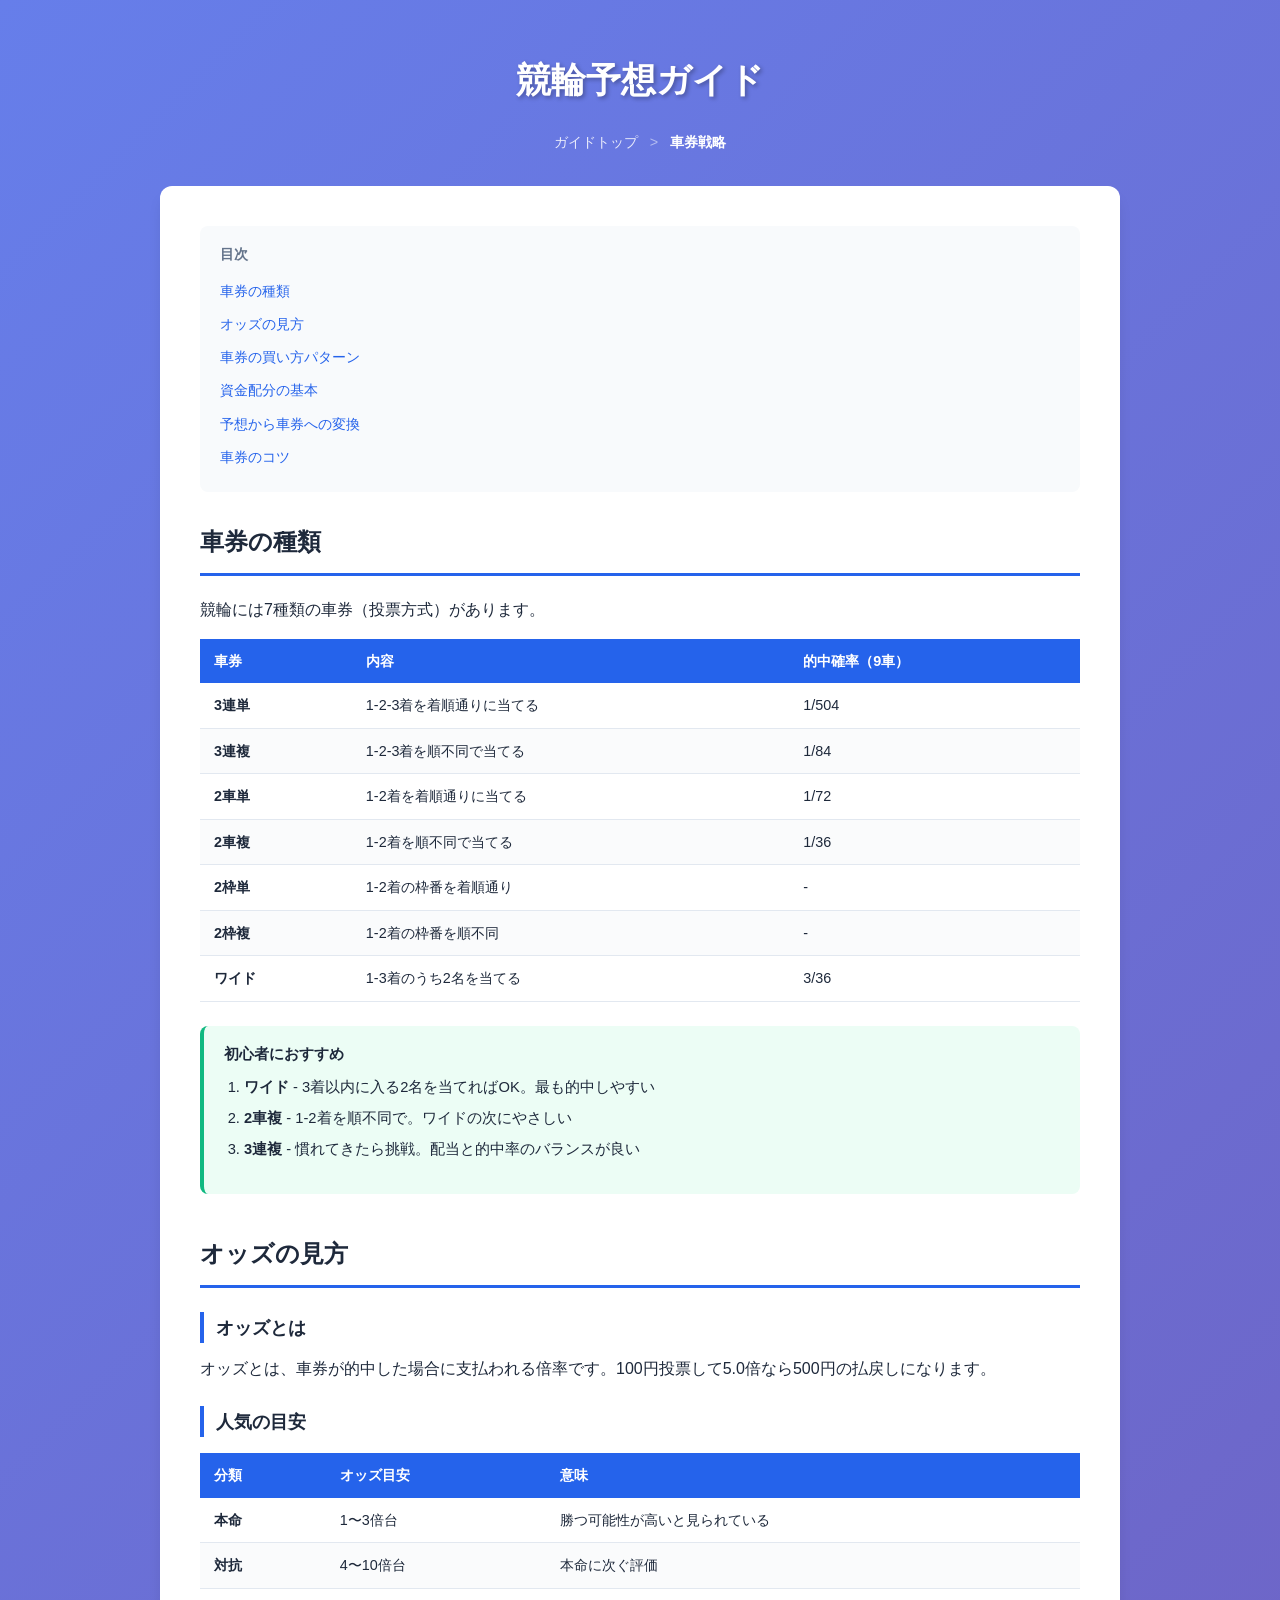
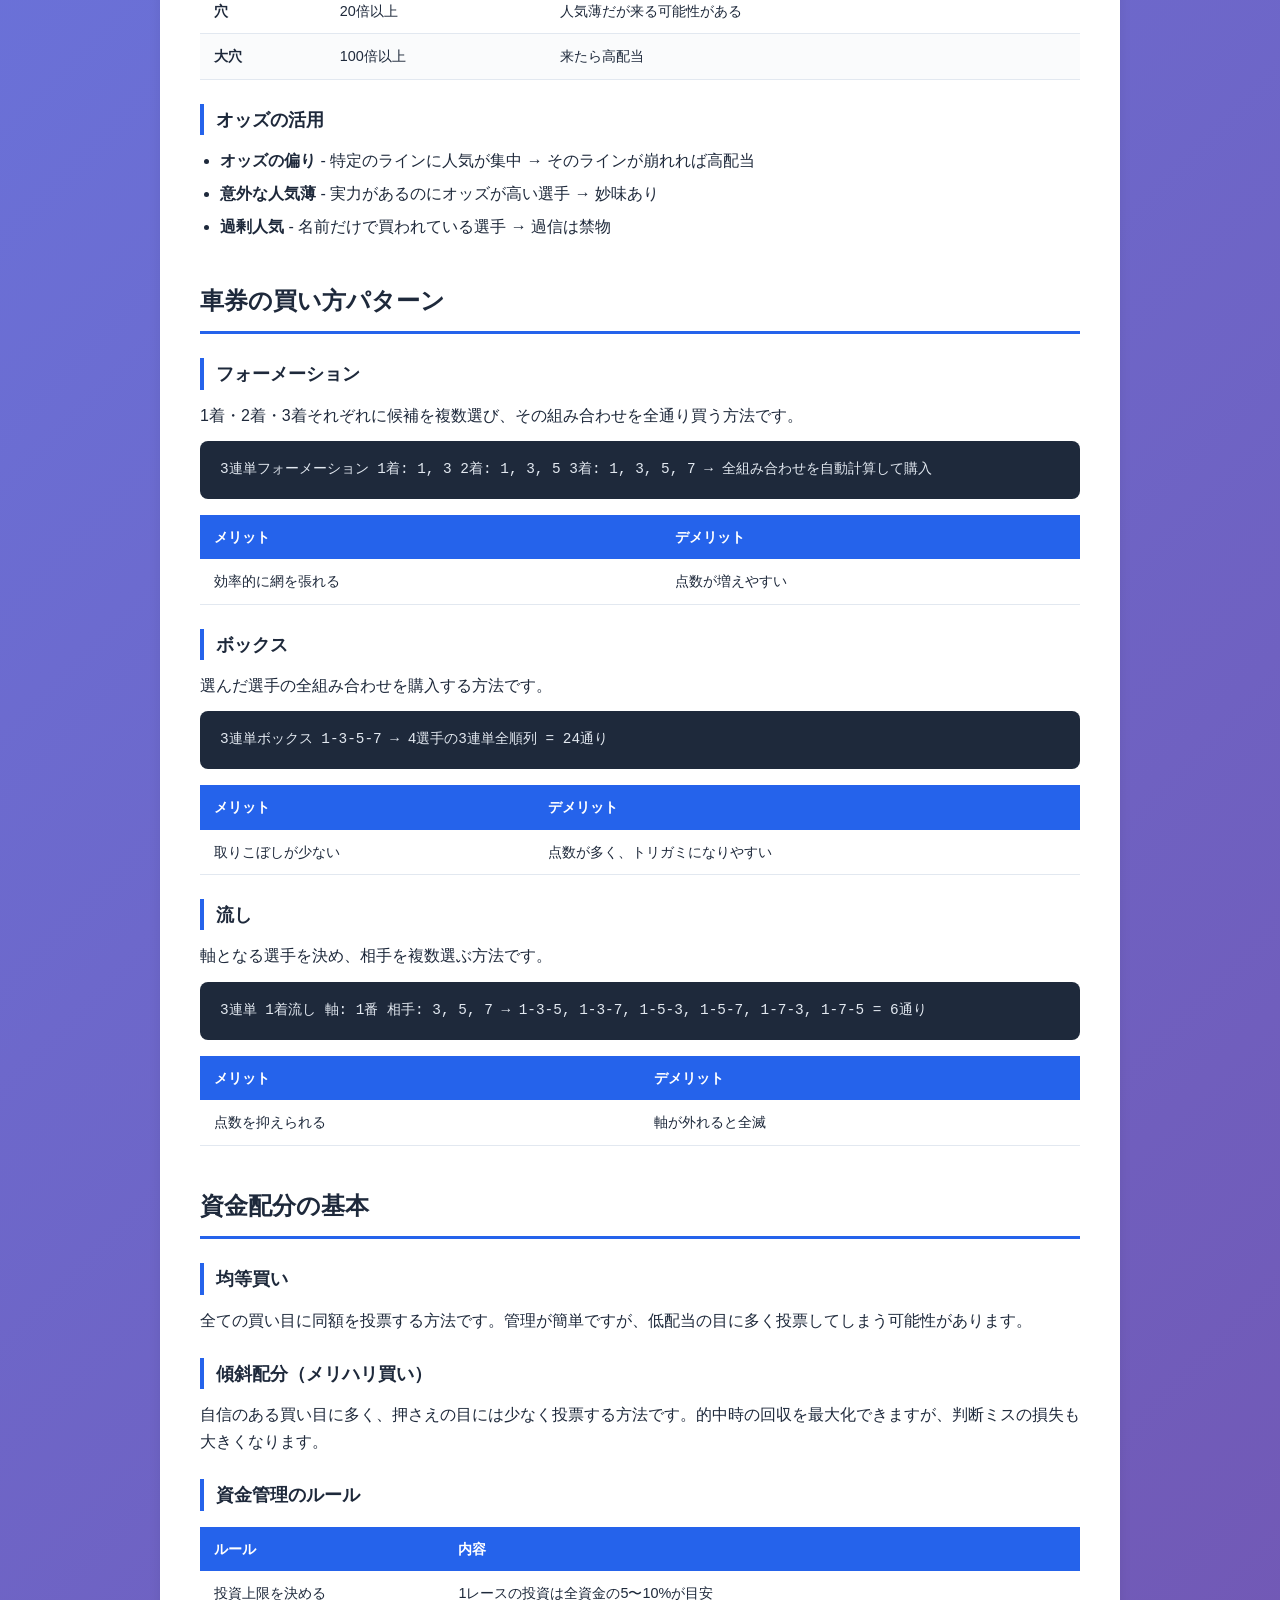
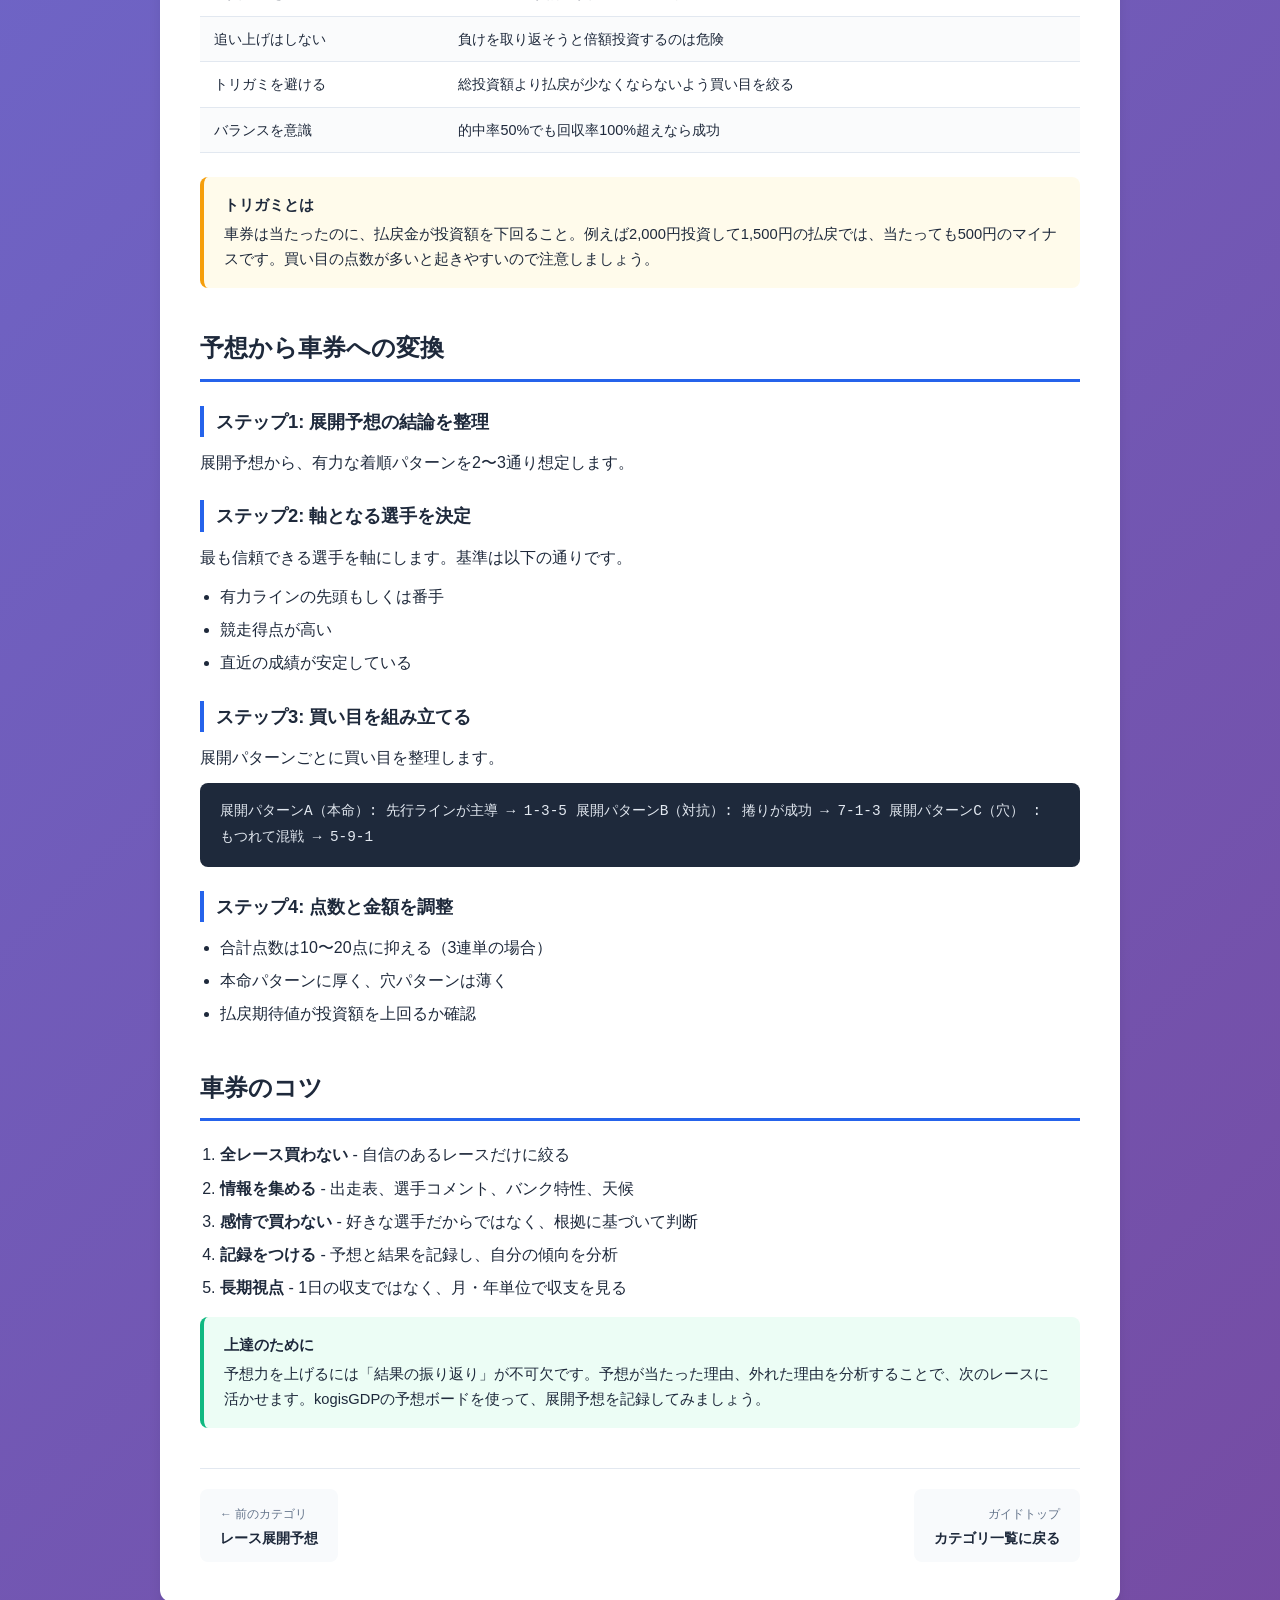
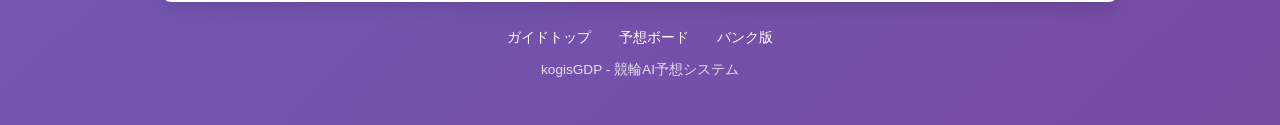
<file: guide/betting-strategy.html>
<!DOCTYPE html>
<html lang="ja">
<head>
    <meta charset="UTF-8">
    <meta name="viewport" content="width=device-width, initial-scale=1.0">
    <title>車券戦略 - 競輪予想ガイド - kogisGDP</title>
    <link rel="stylesheet" href="guide.css">
</head>
<body>
    <div class="container">
        <header class="guide-header">
            <h1>競輪予想ガイド</h1>
            <nav class="breadcrumb">
                <a href="index.html">ガイドトップ</a>
                <span class="separator">&gt;</span>
                <span class="current">車券戦略</span>
            </nav>
        </header>

        <main class="guide-content">
            <div class="toc">
                <h4>目次</h4>
                <ul>
                    <li><a href="#types">車券の種類</a></li>
                    <li><a href="#odds">オッズの見方</a></li>
                    <li><a href="#patterns">車券の買い方パターン</a></li>
                    <li><a href="#money">資金配分の基本</a></li>
                    <li><a href="#conversion">予想から車券への変換</a></li>
                    <li><a href="#tips">車券のコツ</a></li>
                </ul>
            </div>

            <!-- 車券の種類 -->
            <section id="types" class="article-section">
                <h2>車券の種類</h2>
                <p>競輪には7種類の車券（投票方式）があります。</p>
                <table class="guide-table">
                    <thead>
                        <tr><th>車券</th><th>内容</th><th>的中確率（9車）</th></tr>
                    </thead>
                    <tbody>
                        <tr><td><strong>3連単</strong></td><td>1-2-3着を着順通りに当てる</td><td>1/504</td></tr>
                        <tr><td><strong>3連複</strong></td><td>1-2-3着を順不同で当てる</td><td>1/84</td></tr>
                        <tr><td><strong>2車単</strong></td><td>1-2着を着順通りに当てる</td><td>1/72</td></tr>
                        <tr><td><strong>2車複</strong></td><td>1-2着を順不同で当てる</td><td>1/36</td></tr>
                        <tr><td><strong>2枠単</strong></td><td>1-2着の枠番を着順通り</td><td>-</td></tr>
                        <tr><td><strong>2枠複</strong></td><td>1-2着の枠番を順不同</td><td>-</td></tr>
                        <tr><td><strong>ワイド</strong></td><td>1-3着のうち2名を当てる</td><td>3/36</td></tr>
                    </tbody>
                </table>

                <div class="info-box tip">
                    <div class="box-title">初心者におすすめ</div>
                    <ol>
                        <li><strong>ワイド</strong> - 3着以内に入る2名を当てればOK。最も的中しやすい</li>
                        <li><strong>2車複</strong> - 1-2着を順不同で。ワイドの次にやさしい</li>
                        <li><strong>3連複</strong> - 慣れてきたら挑戦。配当と的中率のバランスが良い</li>
                    </ol>
                </div>
            </section>

            <!-- オッズの見方 -->
            <section id="odds" class="article-section">
                <h2>オッズの見方</h2>

                <h3>オッズとは</h3>
                <p>オッズとは、車券が的中した場合に支払われる倍率です。100円投票して5.0倍なら500円の払戻しになります。</p>

                <h3>人気の目安</h3>
                <table class="guide-table">
                    <thead>
                        <tr><th>分類</th><th>オッズ目安</th><th>意味</th></tr>
                    </thead>
                    <tbody>
                        <tr><td><strong>本命</strong></td><td>1〜3倍台</td><td>勝つ可能性が高いと見られている</td></tr>
                        <tr><td><strong>対抗</strong></td><td>4〜10倍台</td><td>本命に次ぐ評価</td></tr>
                        <tr><td><strong>穴</strong></td><td>20倍以上</td><td>人気薄だが来る可能性がある</td></tr>
                        <tr><td><strong>大穴</strong></td><td>100倍以上</td><td>来たら高配当</td></tr>
                    </tbody>
                </table>

                <h3>オッズの活用</h3>
                <ul>
                    <li><strong>オッズの偏り</strong> - 特定のラインに人気が集中 → そのラインが崩れれば高配当</li>
                    <li><strong>意外な人気薄</strong> - 実力があるのにオッズが高い選手 → 妙味あり</li>
                    <li><strong>過剰人気</strong> - 名前だけで買われている選手 → 過信は禁物</li>
                </ul>
            </section>

            <!-- 車券の買い方パターン -->
            <section id="patterns" class="article-section">
                <h2>車券の買い方パターン</h2>

                <h3>フォーメーション</h3>
                <p>1着・2着・3着それぞれに候補を複数選び、その組み合わせを全通り買う方法です。</p>
                <div class="formation-example">
3連単フォーメーション
1着: 1, 3
2着: 1, 3, 5
3着: 1, 3, 5, 7
→ 全組み合わせを自動計算して購入</div>
                <table class="guide-table">
                    <thead>
                        <tr><th>メリット</th><th>デメリット</th></tr>
                    </thead>
                    <tbody>
                        <tr><td>効率的に網を張れる</td><td>点数が増えやすい</td></tr>
                    </tbody>
                </table>

                <h3>ボックス</h3>
                <p>選んだ選手の全組み合わせを購入する方法です。</p>
                <div class="formation-example">
3連単ボックス 1-3-5-7
→ 4選手の3連単全順列 = 24通り</div>
                <table class="guide-table">
                    <thead>
                        <tr><th>メリット</th><th>デメリット</th></tr>
                    </thead>
                    <tbody>
                        <tr><td>取りこぼしが少ない</td><td>点数が多く、トリガミになりやすい</td></tr>
                    </tbody>
                </table>

                <h3>流し</h3>
                <p>軸となる選手を決め、相手を複数選ぶ方法です。</p>
                <div class="formation-example">
3連単 1着流し
軸:  1番
相手: 3, 5, 7
→ 1-3-5, 1-3-7, 1-5-3, 1-5-7, 1-7-3, 1-7-5 = 6通り</div>
                <table class="guide-table">
                    <thead>
                        <tr><th>メリット</th><th>デメリット</th></tr>
                    </thead>
                    <tbody>
                        <tr><td>点数を抑えられる</td><td>軸が外れると全滅</td></tr>
                    </tbody>
                </table>
            </section>

            <!-- 資金配分 -->
            <section id="money" class="article-section">
                <h2>資金配分の基本</h2>

                <h3>均等買い</h3>
                <p>全ての買い目に同額を投票する方法です。管理が簡単ですが、低配当の目に多く投票してしまう可能性があります。</p>

                <h3>傾斜配分（メリハリ買い）</h3>
                <p>自信のある買い目に多く、押さえの目には少なく投票する方法です。的中時の回収を最大化できますが、判断ミスの損失も大きくなります。</p>

                <h3>資金管理のルール</h3>
                <table class="guide-table">
                    <thead>
                        <tr><th>ルール</th><th>内容</th></tr>
                    </thead>
                    <tbody>
                        <tr><td>投資上限を決める</td><td>1レースの投資は全資金の5〜10%が目安</td></tr>
                        <tr><td>追い上げはしない</td><td>負けを取り返そうと倍額投資するのは危険</td></tr>
                        <tr><td>トリガミを避ける</td><td>総投資額より払戻が少なくならないよう買い目を絞る</td></tr>
                        <tr><td>バランスを意識</td><td>的中率50%でも回収率100%超えなら成功</td></tr>
                    </tbody>
                </table>

                <div class="info-box warning">
                    <div class="box-title">トリガミとは</div>
                    車券は当たったのに、払戻金が投資額を下回ること。例えば2,000円投資して1,500円の払戻では、当たっても500円のマイナスです。買い目の点数が多いと起きやすいので注意しましょう。
                </div>
            </section>

            <!-- 予想から車券への変換 -->
            <section id="conversion" class="article-section">
                <h2>予想から車券への変換</h2>

                <h3>ステップ1: 展開予想の結論を整理</h3>
                <p>展開予想から、有力な着順パターンを2〜3通り想定します。</p>

                <h3>ステップ2: 軸となる選手を決定</h3>
                <p>最も信頼できる選手を軸にします。基準は以下の通りです。</p>
                <ul>
                    <li>有力ラインの先頭もしくは番手</li>
                    <li>競走得点が高い</li>
                    <li>直近の成績が安定している</li>
                </ul>

                <h3>ステップ3: 買い目を組み立てる</h3>
                <p>展開パターンごとに買い目を整理します。</p>
                <div class="formation-example">
展開パターンA（本命）: 先行ラインが主導 → 1-3-5
展開パターンB（対抗）: 捲りが成功     → 7-1-3
展開パターンC（穴）  : もつれて混戦   → 5-9-1</div>

                <h3>ステップ4: 点数と金額を調整</h3>
                <ul>
                    <li>合計点数は10〜20点に抑える（3連単の場合）</li>
                    <li>本命パターンに厚く、穴パターンは薄く</li>
                    <li>払戻期待値が投資額を上回るか確認</li>
                </ul>
            </section>

            <!-- 車券のコツ -->
            <section id="tips" class="article-section">
                <h2>車券のコツ</h2>
                <ol>
                    <li><strong>全レース買わない</strong> - 自信のあるレースだけに絞る</li>
                    <li><strong>情報を集める</strong> - 出走表、選手コメント、バンク特性、天候</li>
                    <li><strong>感情で買わない</strong> - 好きな選手だからではなく、根拠に基づいて判断</li>
                    <li><strong>記録をつける</strong> - 予想と結果を記録し、自分の傾向を分析</li>
                    <li><strong>長期視点</strong> - 1日の収支ではなく、月・年単位で収支を見る</li>
                </ol>

                <div class="info-box tip">
                    <div class="box-title">上達のために</div>
                    予想力を上げるには「結果の振り返り」が不可欠です。予想が当たった理由、外れた理由を分析することで、次のレースに活かせます。kogisGDPの予想ボードを使って、展開予想を記録してみましょう。
                </div>
            </section>

            <!-- ページナビゲーション -->
            <nav class="page-nav">
                <a href="race-development.html">
                    <div>
                        <span class="nav-label">&larr; 前のカテゴリ</span><br>
                        レース展開予想
                    </div>
                </a>
                <a href="index.html" class="next">
                    <div>
                        <span class="nav-label">ガイドトップ</span><br>
                        カテゴリ一覧に戻る
                    </div>
                </a>
            </nav>
        </main>

        <footer class="guide-footer">
            <div class="footer-links">
                <a href="index.html">ガイドトップ</a>
                <a href="../index.html">予想ボード</a>
                <a href="../bank.html">バンク版</a>
            </div>
            <p>kogisGDP - 競輪AI予想システム</p>
        </footer>
    </div>
</body>
</html>
</file>
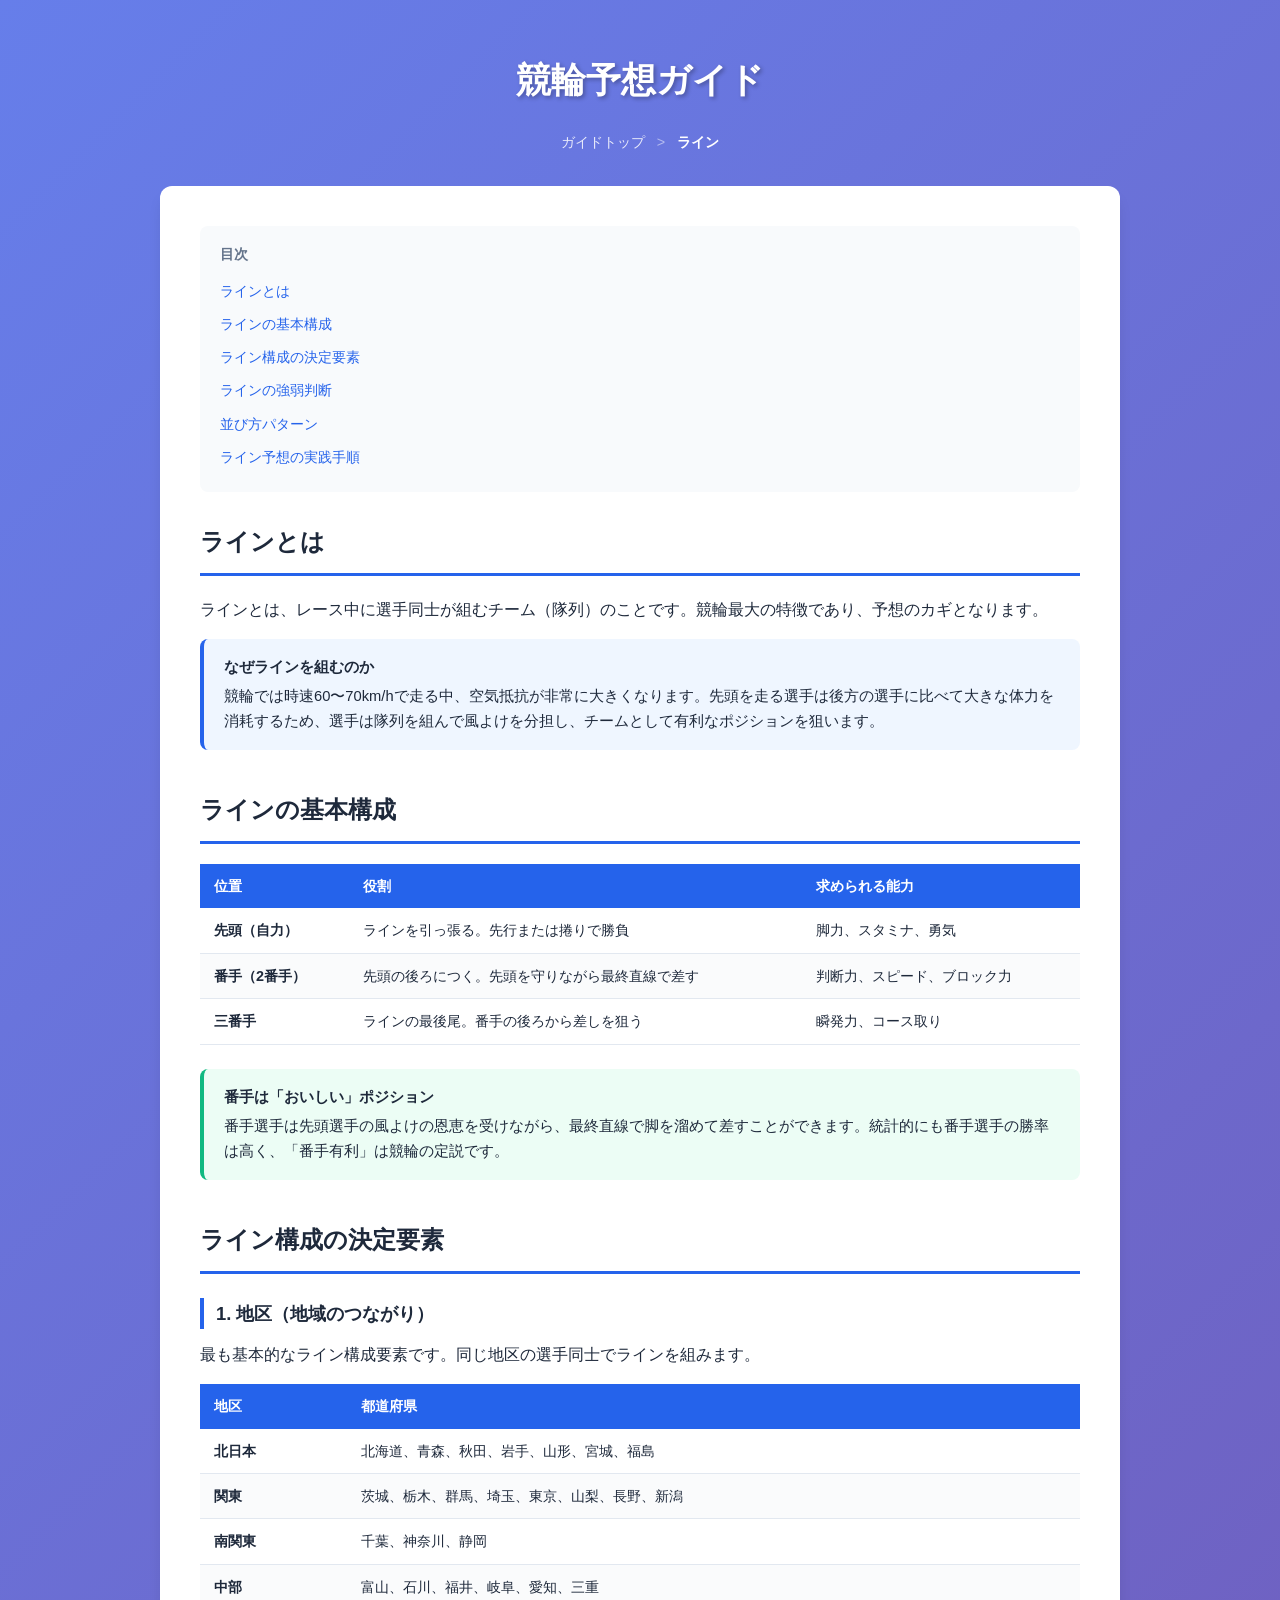
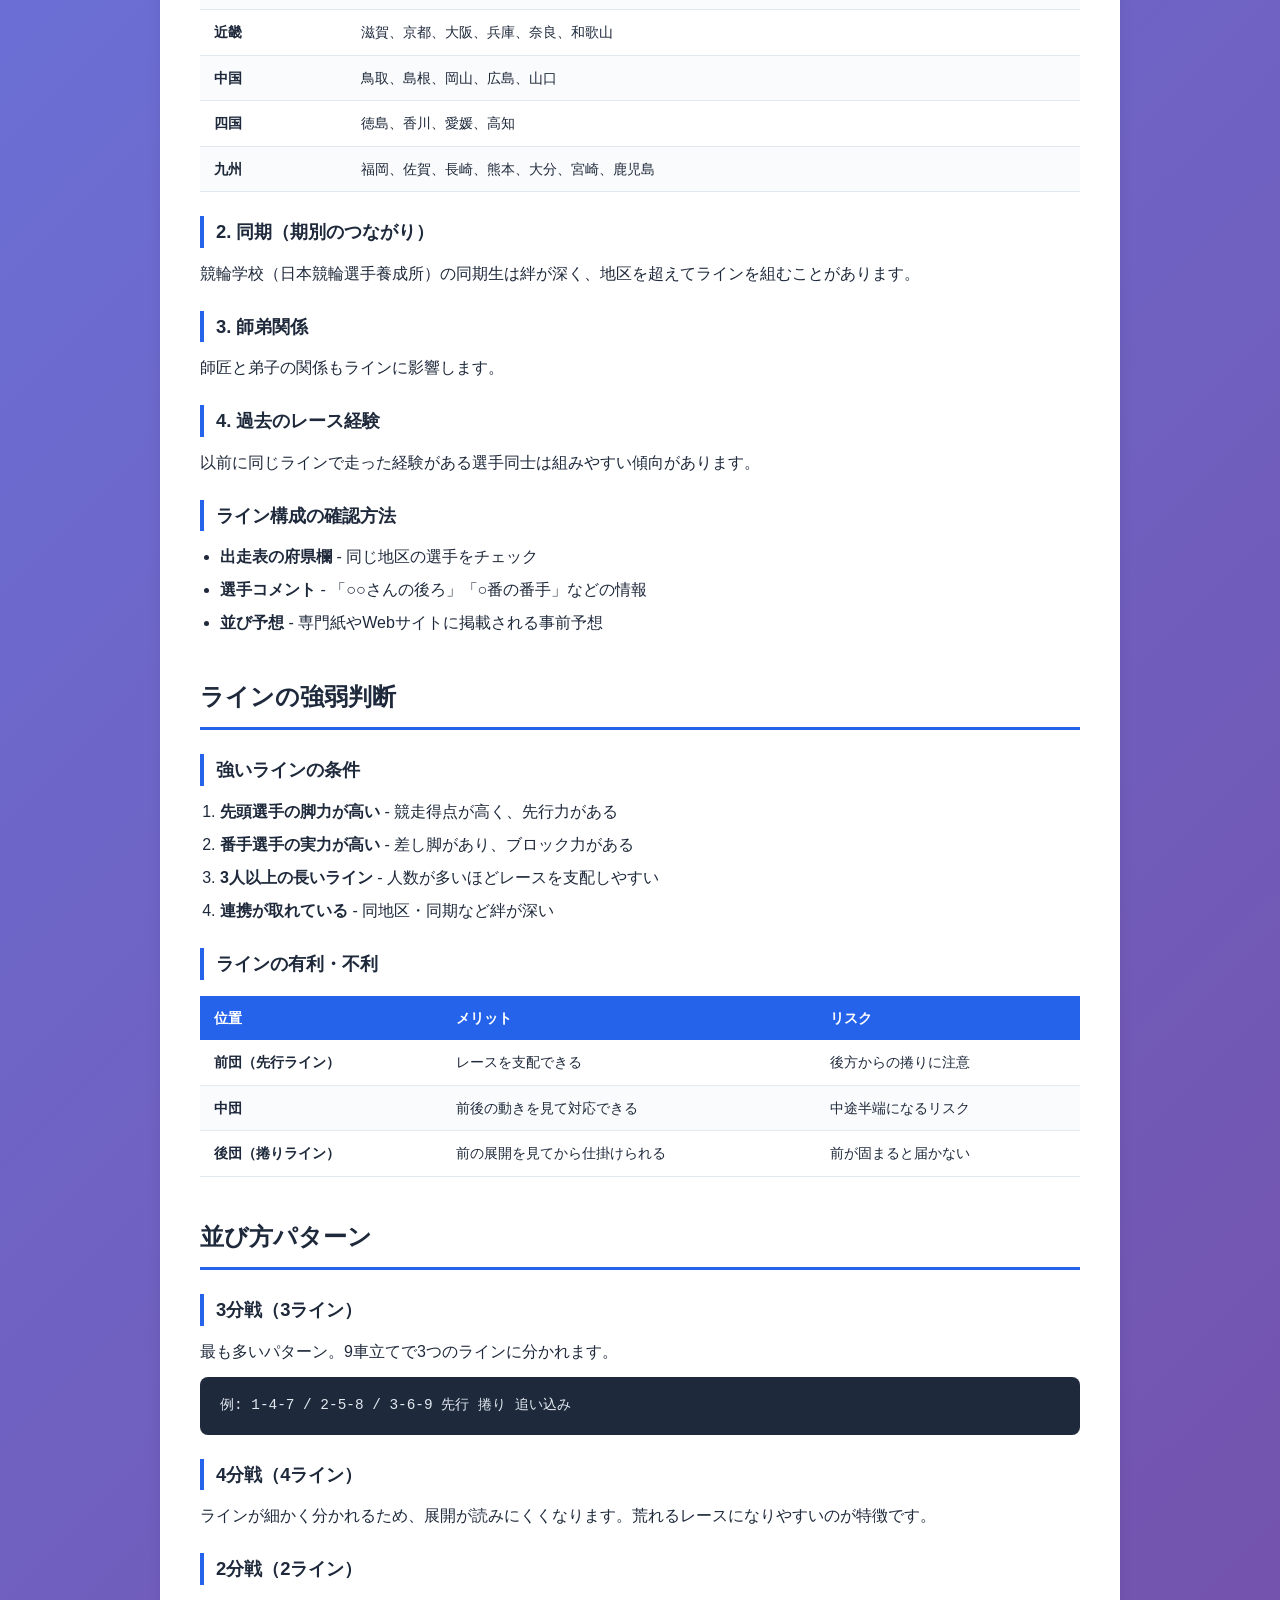
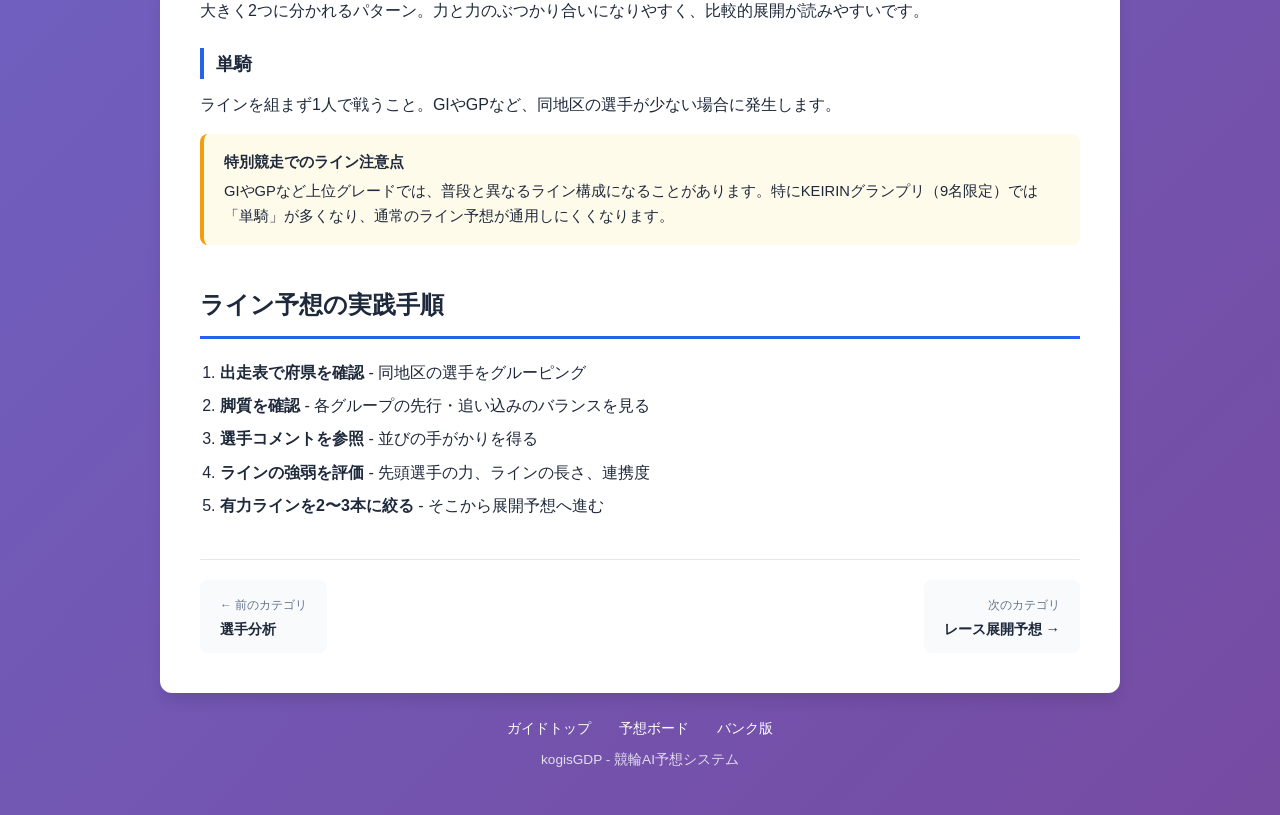
<file: guide/line-formation.html>
<!DOCTYPE html>
<html lang="ja">
<head>
    <meta charset="UTF-8">
    <meta name="viewport" content="width=device-width, initial-scale=1.0">
    <title>ライン - 競輪予想ガイド - kogisGDP</title>
    <link rel="stylesheet" href="guide.css">
</head>
<body>
    <div class="container">
        <header class="guide-header">
            <h1>競輪予想ガイド</h1>
            <nav class="breadcrumb">
                <a href="index.html">ガイドトップ</a>
                <span class="separator">&gt;</span>
                <span class="current">ライン</span>
            </nav>
        </header>

        <main class="guide-content">
            <div class="toc">
                <h4>目次</h4>
                <ul>
                    <li><a href="#what">ラインとは</a></li>
                    <li><a href="#structure">ラインの基本構成</a></li>
                    <li><a href="#factors">ライン構成の決定要素</a></li>
                    <li><a href="#strength">ラインの強弱判断</a></li>
                    <li><a href="#patterns">並び方パターン</a></li>
                    <li><a href="#practice">ライン予想の実践手順</a></li>
                </ul>
            </div>

            <!-- ラインとは -->
            <section id="what" class="article-section">
                <h2>ラインとは</h2>
                <p>ラインとは、レース中に選手同士が組むチーム（隊列）のことです。競輪最大の特徴であり、予想のカギとなります。</p>

                <div class="info-box important">
                    <div class="box-title">なぜラインを組むのか</div>
                    競輪では時速60〜70km/hで走る中、空気抵抗が非常に大きくなります。先頭を走る選手は後方の選手に比べて大きな体力を消耗するため、選手は隊列を組んで風よけを分担し、チームとして有利なポジションを狙います。
                </div>
            </section>

            <!-- ラインの基本構成 -->
            <section id="structure" class="article-section">
                <h2>ラインの基本構成</h2>
                <table class="guide-table">
                    <thead>
                        <tr><th>位置</th><th>役割</th><th>求められる能力</th></tr>
                    </thead>
                    <tbody>
                        <tr>
                            <td><strong>先頭（自力）</strong></td>
                            <td>ラインを引っ張る。先行または捲りで勝負</td>
                            <td>脚力、スタミナ、勇気</td>
                        </tr>
                        <tr>
                            <td><strong>番手（2番手）</strong></td>
                            <td>先頭の後ろにつく。先頭を守りながら最終直線で差す</td>
                            <td>判断力、スピード、ブロック力</td>
                        </tr>
                        <tr>
                            <td><strong>三番手</strong></td>
                            <td>ラインの最後尾。番手の後ろから差しを狙う</td>
                            <td>瞬発力、コース取り</td>
                        </tr>
                    </tbody>
                </table>

                <div class="info-box tip">
                    <div class="box-title">番手は「おいしい」ポジション</div>
                    番手選手は先頭選手の風よけの恩恵を受けながら、最終直線で脚を溜めて差すことができます。統計的にも番手選手の勝率は高く、「番手有利」は競輪の定説です。
                </div>
            </section>

            <!-- ライン構成の決定要素 -->
            <section id="factors" class="article-section">
                <h2>ライン構成の決定要素</h2>

                <h3>1. 地区（地域のつながり）</h3>
                <p>最も基本的なライン構成要素です。同じ地区の選手同士でラインを組みます。</p>
                <table class="guide-table">
                    <thead>
                        <tr><th>地区</th><th>都道府県</th></tr>
                    </thead>
                    <tbody>
                        <tr><td><strong>北日本</strong></td><td>北海道、青森、秋田、岩手、山形、宮城、福島</td></tr>
                        <tr><td><strong>関東</strong></td><td>茨城、栃木、群馬、埼玉、東京、山梨、長野、新潟</td></tr>
                        <tr><td><strong>南関東</strong></td><td>千葉、神奈川、静岡</td></tr>
                        <tr><td><strong>中部</strong></td><td>富山、石川、福井、岐阜、愛知、三重</td></tr>
                        <tr><td><strong>近畿</strong></td><td>滋賀、京都、大阪、兵庫、奈良、和歌山</td></tr>
                        <tr><td><strong>中国</strong></td><td>鳥取、島根、岡山、広島、山口</td></tr>
                        <tr><td><strong>四国</strong></td><td>徳島、香川、愛媛、高知</td></tr>
                        <tr><td><strong>九州</strong></td><td>福岡、佐賀、長崎、熊本、大分、宮崎、鹿児島</td></tr>
                    </tbody>
                </table>

                <h3>2. 同期（期別のつながり）</h3>
                <p>競輪学校（日本競輪選手養成所）の同期生は絆が深く、地区を超えてラインを組むことがあります。</p>

                <h3>3. 師弟関係</h3>
                <p>師匠と弟子の関係もラインに影響します。</p>

                <h3>4. 過去のレース経験</h3>
                <p>以前に同じラインで走った経験がある選手同士は組みやすい傾向があります。</p>

                <h3>ライン構成の確認方法</h3>
                <ul>
                    <li><strong>出走表の府県欄</strong> - 同じ地区の選手をチェック</li>
                    <li><strong>選手コメント</strong> - 「○○さんの後ろ」「○番の番手」などの情報</li>
                    <li><strong>並び予想</strong> - 専門紙やWebサイトに掲載される事前予想</li>
                </ul>
            </section>

            <!-- ラインの強弱判断 -->
            <section id="strength" class="article-section">
                <h2>ラインの強弱判断</h2>

                <h3>強いラインの条件</h3>
                <ol>
                    <li><strong>先頭選手の脚力が高い</strong> - 競走得点が高く、先行力がある</li>
                    <li><strong>番手選手の実力が高い</strong> - 差し脚があり、ブロック力がある</li>
                    <li><strong>3人以上の長いライン</strong> - 人数が多いほどレースを支配しやすい</li>
                    <li><strong>連携が取れている</strong> - 同地区・同期など絆が深い</li>
                </ol>

                <h3>ラインの有利・不利</h3>
                <table class="guide-table">
                    <thead>
                        <tr><th>位置</th><th>メリット</th><th>リスク</th></tr>
                    </thead>
                    <tbody>
                        <tr>
                            <td><strong>前団（先行ライン）</strong></td>
                            <td>レースを支配できる</td>
                            <td>後方からの捲りに注意</td>
                        </tr>
                        <tr>
                            <td><strong>中団</strong></td>
                            <td>前後の動きを見て対応できる</td>
                            <td>中途半端になるリスク</td>
                        </tr>
                        <tr>
                            <td><strong>後団（捲りライン）</strong></td>
                            <td>前の展開を見てから仕掛けられる</td>
                            <td>前が固まると届かない</td>
                        </tr>
                    </tbody>
                </table>
            </section>

            <!-- 並び方パターン -->
            <section id="patterns" class="article-section">
                <h2>並び方パターン</h2>

                <h3>3分戦（3ライン）</h3>
                <p>最も多いパターン。9車立てで3つのラインに分かれます。</p>
                <div class="formation-example">
例: 1-4-7 / 2-5-8 / 3-6-9
     先行     捲り     追い込み</div>

                <h3>4分戦（4ライン）</h3>
                <p>ラインが細かく分かれるため、展開が読みにくくなります。荒れるレースになりやすいのが特徴です。</p>

                <h3>2分戦（2ライン）</h3>
                <p>大きく2つに分かれるパターン。力と力のぶつかり合いになりやすく、比較的展開が読みやすいです。</p>

                <h3>単騎</h3>
                <p>ラインを組まず1人で戦うこと。GIやGPなど、同地区の選手が少ない場合に発生します。</p>

                <div class="info-box warning">
                    <div class="box-title">特別競走でのライン注意点</div>
                    GIやGPなど上位グレードでは、普段と異なるライン構成になることがあります。特にKEIRINグランプリ（9名限定）では「単騎」が多くなり、通常のライン予想が通用しにくくなります。
                </div>
            </section>

            <!-- ライン予想の実践手順 -->
            <section id="practice" class="article-section">
                <h2>ライン予想の実践手順</h2>
                <ol>
                    <li><strong>出走表で府県を確認</strong> - 同地区の選手をグルーピング</li>
                    <li><strong>脚質を確認</strong> - 各グループの先行・追い込みのバランスを見る</li>
                    <li><strong>選手コメントを参照</strong> - 並びの手がかりを得る</li>
                    <li><strong>ラインの強弱を評価</strong> - 先頭選手の力、ラインの長さ、連携度</li>
                    <li><strong>有力ラインを2〜3本に絞る</strong> - そこから展開予想へ進む</li>
                </ol>
            </section>

            <!-- ページナビゲーション -->
            <nav class="page-nav">
                <a href="player-analysis.html">
                    <div>
                        <span class="nav-label">&larr; 前のカテゴリ</span><br>
                        選手分析
                    </div>
                </a>
                <a href="race-development.html" class="next">
                    <div>
                        <span class="nav-label">次のカテゴリ</span><br>
                        レース展開予想 &rarr;
                    </div>
                </a>
            </nav>
        </main>

        <footer class="guide-footer">
            <div class="footer-links">
                <a href="index.html">ガイドトップ</a>
                <a href="../index.html">予想ボード</a>
                <a href="../bank.html">バンク版</a>
            </div>
            <p>kogisGDP - 競輪AI予想システム</p>
        </footer>
    </div>
</body>
</html>
</file>
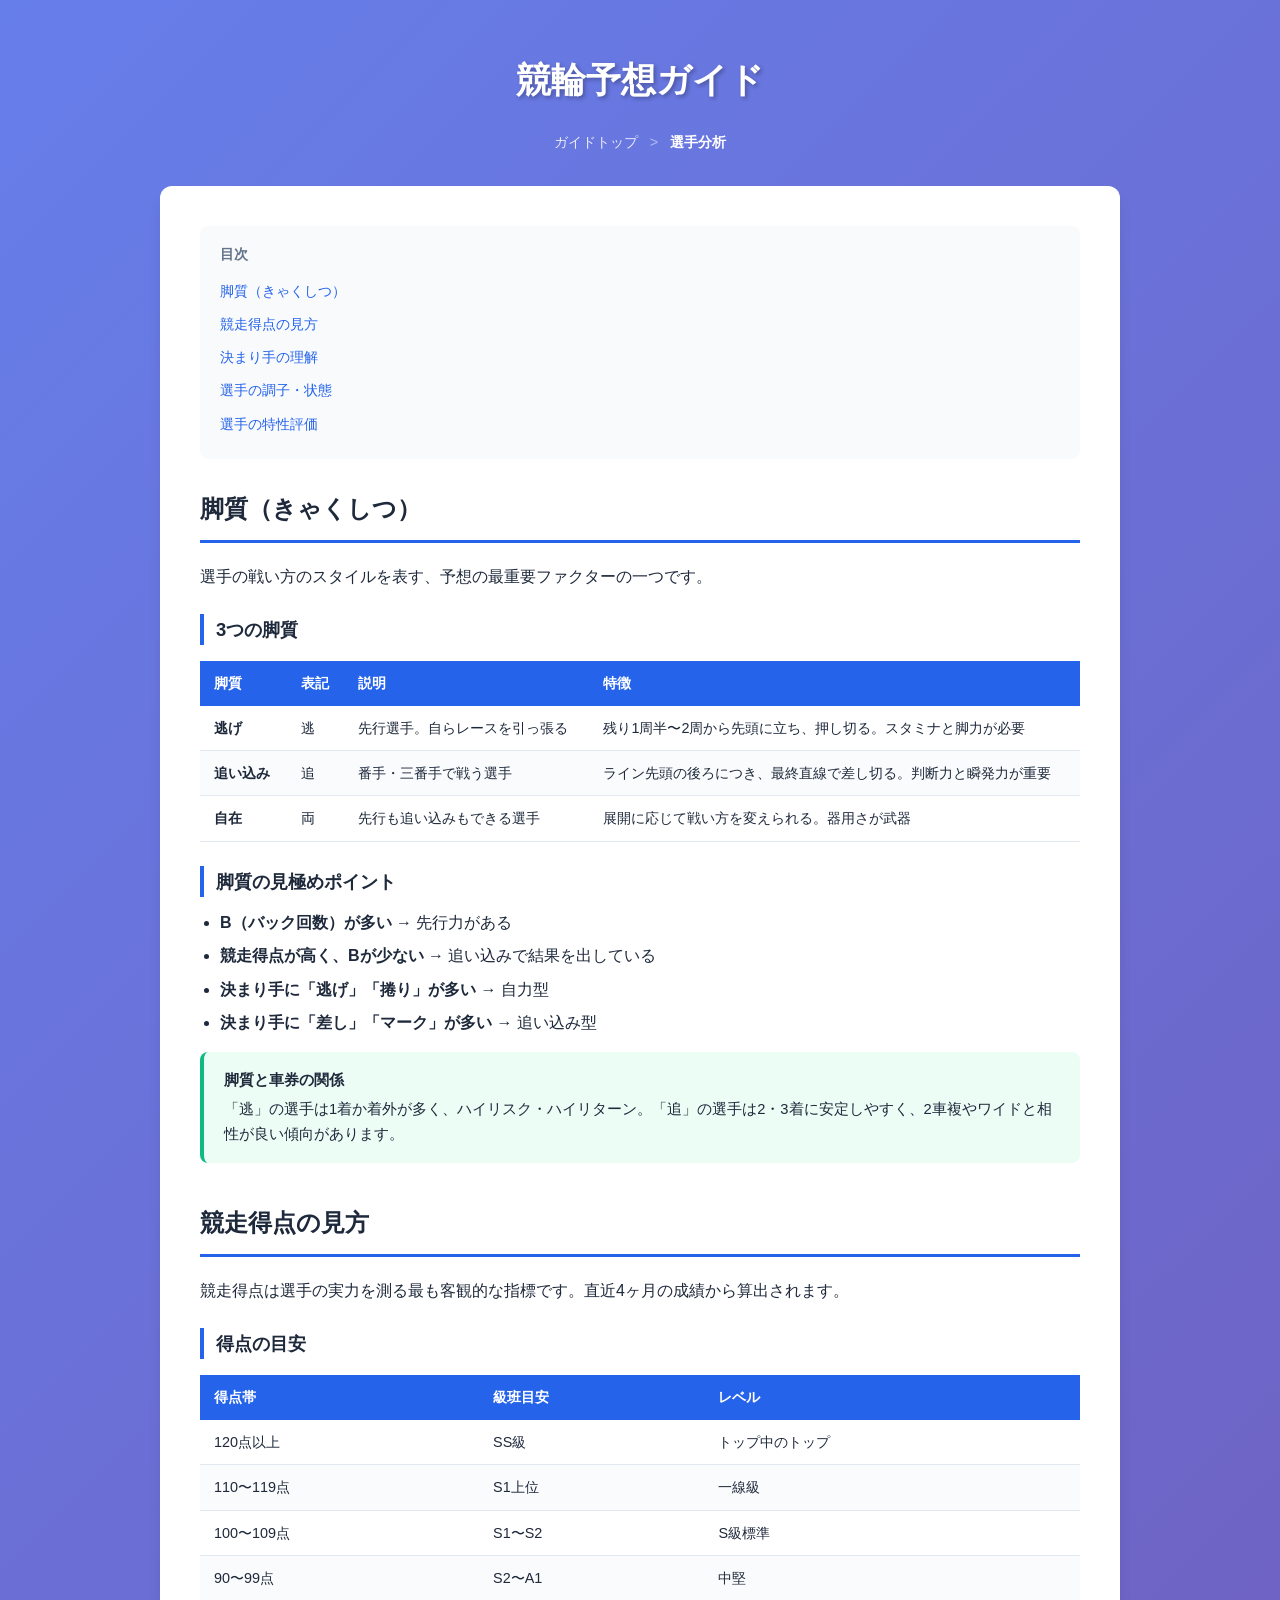
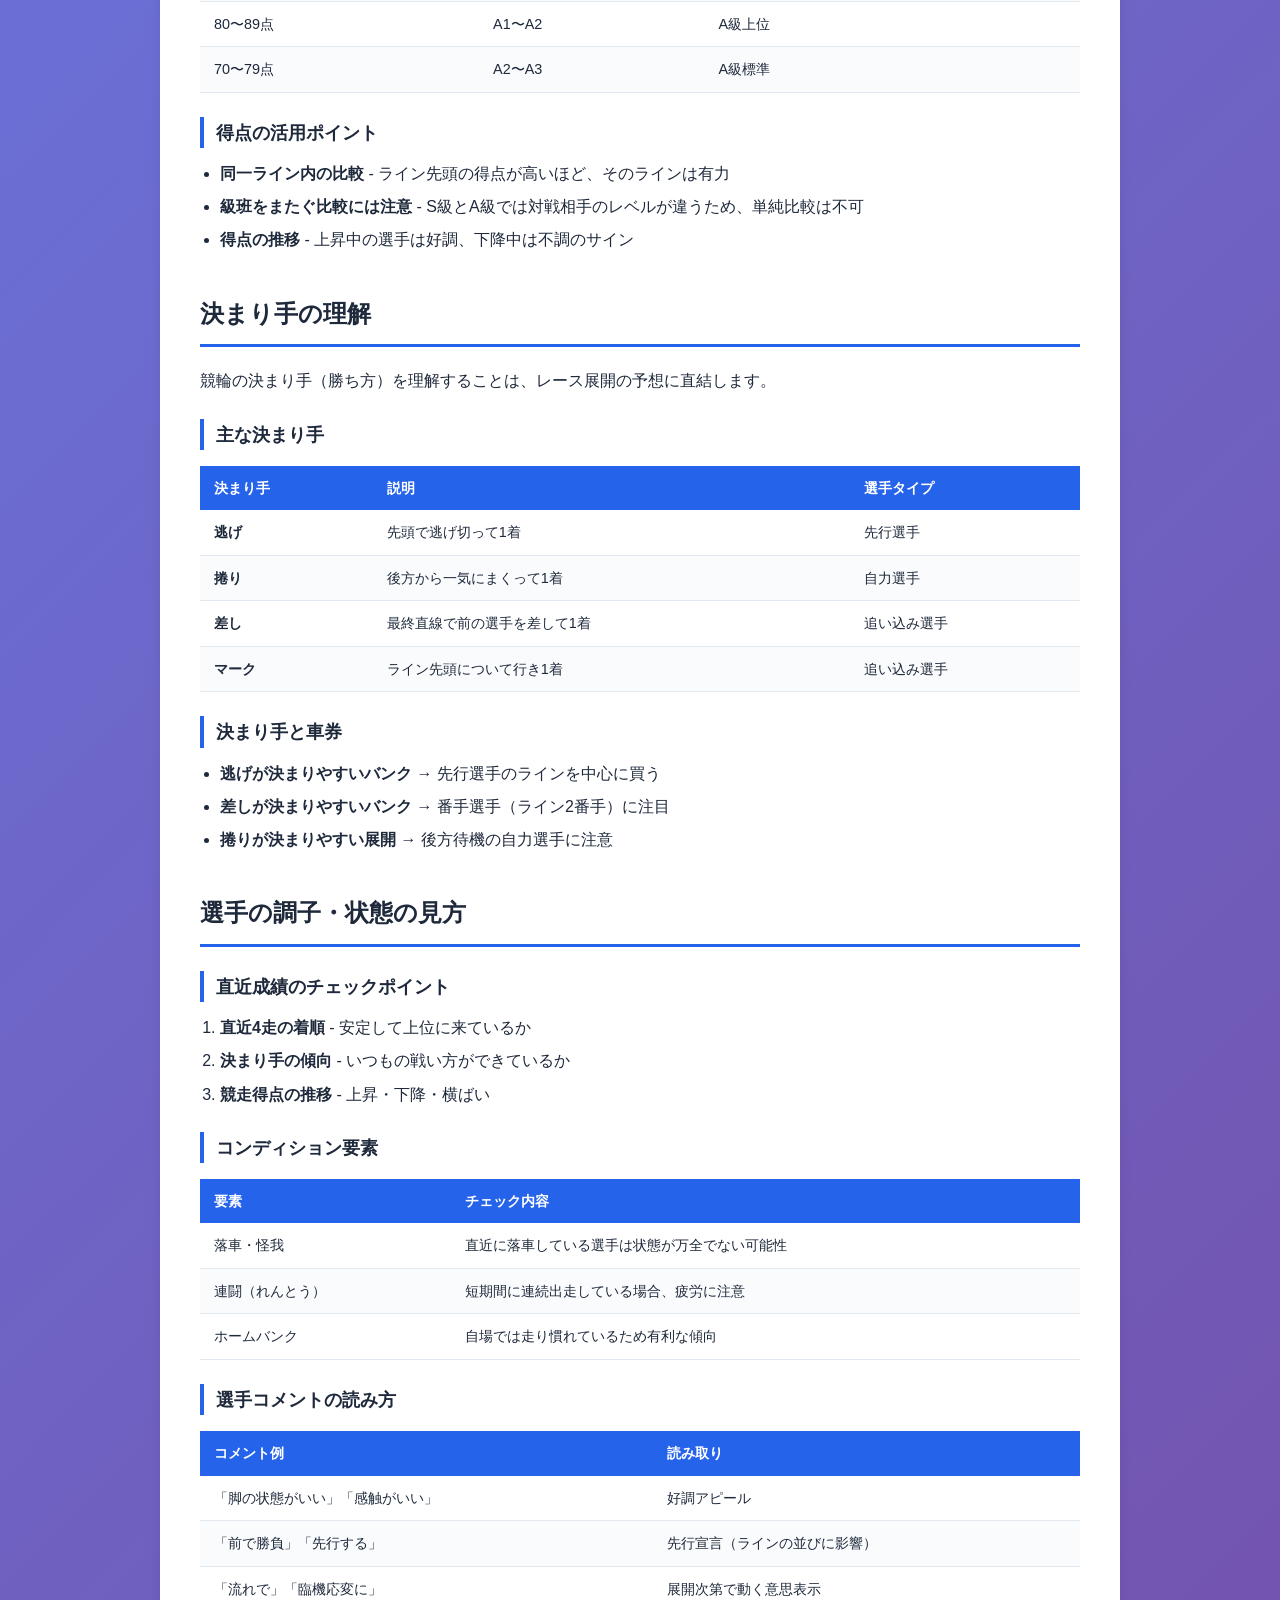
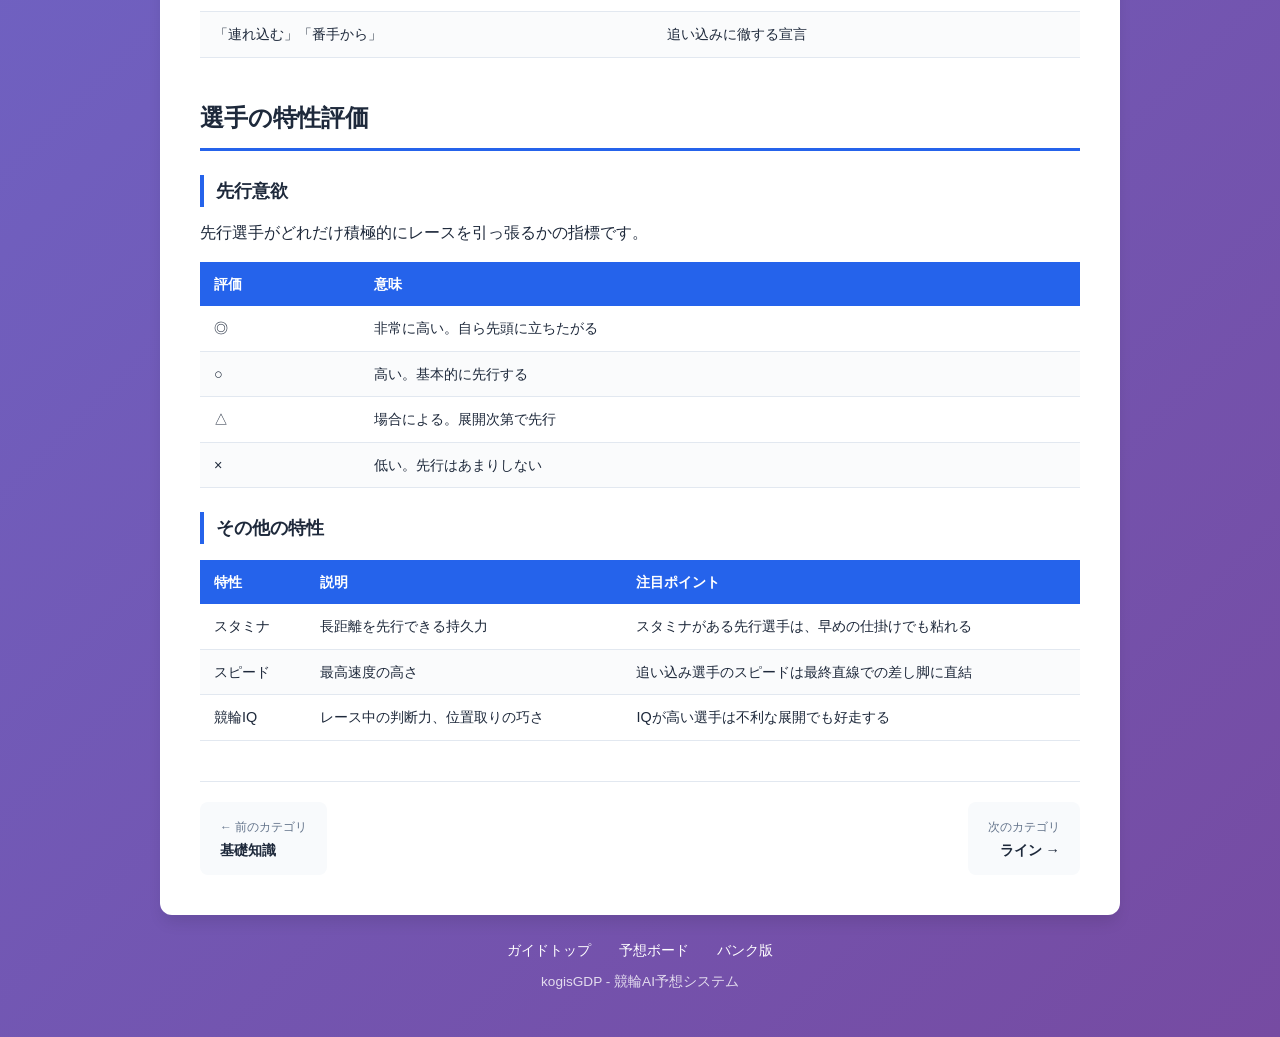
<file: guide/player-analysis.html>
<!DOCTYPE html>
<html lang="ja">
<head>
    <meta charset="UTF-8">
    <meta name="viewport" content="width=device-width, initial-scale=1.0">
    <title>選手分析 - 競輪予想ガイド - kogisGDP</title>
    <link rel="stylesheet" href="guide.css">
</head>
<body>
    <div class="container">
        <header class="guide-header">
            <h1>競輪予想ガイド</h1>
            <nav class="breadcrumb">
                <a href="index.html">ガイドトップ</a>
                <span class="separator">&gt;</span>
                <span class="current">選手分析</span>
            </nav>
        </header>

        <main class="guide-content">
            <div class="toc">
                <h4>目次</h4>
                <ul>
                    <li><a href="#style">脚質（きゃくしつ）</a></li>
                    <li><a href="#score">競走得点の見方</a></li>
                    <li><a href="#kimarite">決まり手の理解</a></li>
                    <li><a href="#condition">選手の調子・状態</a></li>
                    <li><a href="#evaluation">選手の特性評価</a></li>
                </ul>
            </div>

            <!-- 脚質 -->
            <section id="style" class="article-section">
                <h2>脚質（きゃくしつ）</h2>
                <p>選手の戦い方のスタイルを表す、予想の最重要ファクターの一つです。</p>

                <h3>3つの脚質</h3>
                <table class="guide-table">
                    <thead>
                        <tr><th>脚質</th><th>表記</th><th>説明</th><th>特徴</th></tr>
                    </thead>
                    <tbody>
                        <tr>
                            <td><strong>逃げ</strong></td><td>逃</td>
                            <td>先行選手。自らレースを引っ張る</td>
                            <td>残り1周半〜2周から先頭に立ち、押し切る。スタミナと脚力が必要</td>
                        </tr>
                        <tr>
                            <td><strong>追い込み</strong></td><td>追</td>
                            <td>番手・三番手で戦う選手</td>
                            <td>ライン先頭の後ろにつき、最終直線で差し切る。判断力と瞬発力が重要</td>
                        </tr>
                        <tr>
                            <td><strong>自在</strong></td><td>両</td>
                            <td>先行も追い込みもできる選手</td>
                            <td>展開に応じて戦い方を変えられる。器用さが武器</td>
                        </tr>
                    </tbody>
                </table>

                <h3>脚質の見極めポイント</h3>
                <ul>
                    <li><strong>B（バック回数）が多い</strong> → 先行力がある</li>
                    <li><strong>競走得点が高く、Bが少ない</strong> → 追い込みで結果を出している</li>
                    <li><strong>決まり手に「逃げ」「捲り」が多い</strong> → 自力型</li>
                    <li><strong>決まり手に「差し」「マーク」が多い</strong> → 追い込み型</li>
                </ul>

                <div class="info-box tip">
                    <div class="box-title">脚質と車券の関係</div>
                    「逃」の選手は1着か着外が多く、ハイリスク・ハイリターン。「追」の選手は2・3着に安定しやすく、2車複やワイドと相性が良い傾向があります。
                </div>
            </section>

            <!-- 競走得点 -->
            <section id="score" class="article-section">
                <h2>競走得点の見方</h2>
                <p>競走得点は選手の実力を測る最も客観的な指標です。直近4ヶ月の成績から算出されます。</p>

                <h3>得点の目安</h3>
                <table class="guide-table">
                    <thead>
                        <tr><th>得点帯</th><th>級班目安</th><th>レベル</th></tr>
                    </thead>
                    <tbody>
                        <tr><td>120点以上</td><td>SS級</td><td>トップ中のトップ</td></tr>
                        <tr><td>110〜119点</td><td>S1上位</td><td>一線級</td></tr>
                        <tr><td>100〜109点</td><td>S1〜S2</td><td>S級標準</td></tr>
                        <tr><td>90〜99点</td><td>S2〜A1</td><td>中堅</td></tr>
                        <tr><td>80〜89点</td><td>A1〜A2</td><td>A級上位</td></tr>
                        <tr><td>70〜79点</td><td>A2〜A3</td><td>A級標準</td></tr>
                    </tbody>
                </table>

                <h3>得点の活用ポイント</h3>
                <ul>
                    <li><strong>同一ライン内の比較</strong> - ライン先頭の得点が高いほど、そのラインは有力</li>
                    <li><strong>級班をまたぐ比較には注意</strong> - S級とA級では対戦相手のレベルが違うため、単純比較は不可</li>
                    <li><strong>得点の推移</strong> - 上昇中の選手は好調、下降中は不調のサイン</li>
                </ul>
            </section>

            <!-- 決まり手 -->
            <section id="kimarite" class="article-section">
                <h2>決まり手の理解</h2>
                <p>競輪の決まり手（勝ち方）を理解することは、レース展開の予想に直結します。</p>

                <h3>主な決まり手</h3>
                <table class="guide-table">
                    <thead>
                        <tr><th>決まり手</th><th>説明</th><th>選手タイプ</th></tr>
                    </thead>
                    <tbody>
                        <tr><td><strong>逃げ</strong></td><td>先頭で逃げ切って1着</td><td>先行選手</td></tr>
                        <tr><td><strong>捲り</strong></td><td>後方から一気にまくって1着</td><td>自力選手</td></tr>
                        <tr><td><strong>差し</strong></td><td>最終直線で前の選手を差して1着</td><td>追い込み選手</td></tr>
                        <tr><td><strong>マーク</strong></td><td>ライン先頭について行き1着</td><td>追い込み選手</td></tr>
                    </tbody>
                </table>

                <h3>決まり手と車券</h3>
                <ul>
                    <li><strong>逃げが決まりやすいバンク</strong> → 先行選手のラインを中心に買う</li>
                    <li><strong>差しが決まりやすいバンク</strong> → 番手選手（ライン2番手）に注目</li>
                    <li><strong>捲りが決まりやすい展開</strong> → 後方待機の自力選手に注意</li>
                </ul>
            </section>

            <!-- 選手の調子 -->
            <section id="condition" class="article-section">
                <h2>選手の調子・状態の見方</h2>

                <h3>直近成績のチェックポイント</h3>
                <ol>
                    <li><strong>直近4走の着順</strong> - 安定して上位に来ているか</li>
                    <li><strong>決まり手の傾向</strong> - いつもの戦い方ができているか</li>
                    <li><strong>競走得点の推移</strong> - 上昇・下降・横ばい</li>
                </ol>

                <h3>コンディション要素</h3>
                <table class="guide-table">
                    <thead>
                        <tr><th>要素</th><th>チェック内容</th></tr>
                    </thead>
                    <tbody>
                        <tr><td>落車・怪我</td><td>直近に落車している選手は状態が万全でない可能性</td></tr>
                        <tr><td>連闘（れんとう）</td><td>短期間に連続出走している場合、疲労に注意</td></tr>
                        <tr><td>ホームバンク</td><td>自場では走り慣れているため有利な傾向</td></tr>
                    </tbody>
                </table>

                <h3>選手コメントの読み方</h3>
                <table class="guide-table">
                    <thead>
                        <tr><th>コメント例</th><th>読み取り</th></tr>
                    </thead>
                    <tbody>
                        <tr><td>「脚の状態がいい」「感触がいい」</td><td>好調アピール</td></tr>
                        <tr><td>「前で勝負」「先行する」</td><td>先行宣言（ラインの並びに影響）</td></tr>
                        <tr><td>「流れで」「臨機応変に」</td><td>展開次第で動く意思表示</td></tr>
                        <tr><td>「連れ込む」「番手から」</td><td>追い込みに徹する宣言</td></tr>
                    </tbody>
                </table>
            </section>

            <!-- 選手の特性評価 -->
            <section id="evaluation" class="article-section">
                <h2>選手の特性評価</h2>

                <h3>先行意欲</h3>
                <p>先行選手がどれだけ積極的にレースを引っ張るかの指標です。</p>
                <table class="guide-table">
                    <thead>
                        <tr><th>評価</th><th>意味</th></tr>
                    </thead>
                    <tbody>
                        <tr><td>◎</td><td>非常に高い。自ら先頭に立ちたがる</td></tr>
                        <tr><td>○</td><td>高い。基本的に先行する</td></tr>
                        <tr><td>△</td><td>場合による。展開次第で先行</td></tr>
                        <tr><td>×</td><td>低い。先行はあまりしない</td></tr>
                    </tbody>
                </table>

                <h3>その他の特性</h3>
                <table class="guide-table">
                    <thead>
                        <tr><th>特性</th><th>説明</th><th>注目ポイント</th></tr>
                    </thead>
                    <tbody>
                        <tr><td>スタミナ</td><td>長距離を先行できる持久力</td><td>スタミナがある先行選手は、早めの仕掛けでも粘れる</td></tr>
                        <tr><td>スピード</td><td>最高速度の高さ</td><td>追い込み選手のスピードは最終直線での差し脚に直結</td></tr>
                        <tr><td>競輪IQ</td><td>レース中の判断力、位置取りの巧さ</td><td>IQが高い選手は不利な展開でも好走する</td></tr>
                    </tbody>
                </table>
            </section>

            <!-- ページナビゲーション -->
            <nav class="page-nav">
                <a href="basics.html">
                    <div>
                        <span class="nav-label">&larr; 前のカテゴリ</span><br>
                        基礎知識
                    </div>
                </a>
                <a href="line-formation.html" class="next">
                    <div>
                        <span class="nav-label">次のカテゴリ</span><br>
                        ライン &rarr;
                    </div>
                </a>
            </nav>
        </main>

        <footer class="guide-footer">
            <div class="footer-links">
                <a href="index.html">ガイドトップ</a>
                <a href="../index.html">予想ボード</a>
                <a href="../bank.html">バンク版</a>
            </div>
            <p>kogisGDP - 競輪AI予想システム</p>
        </footer>
    </div>
</body>
</html>
</file>
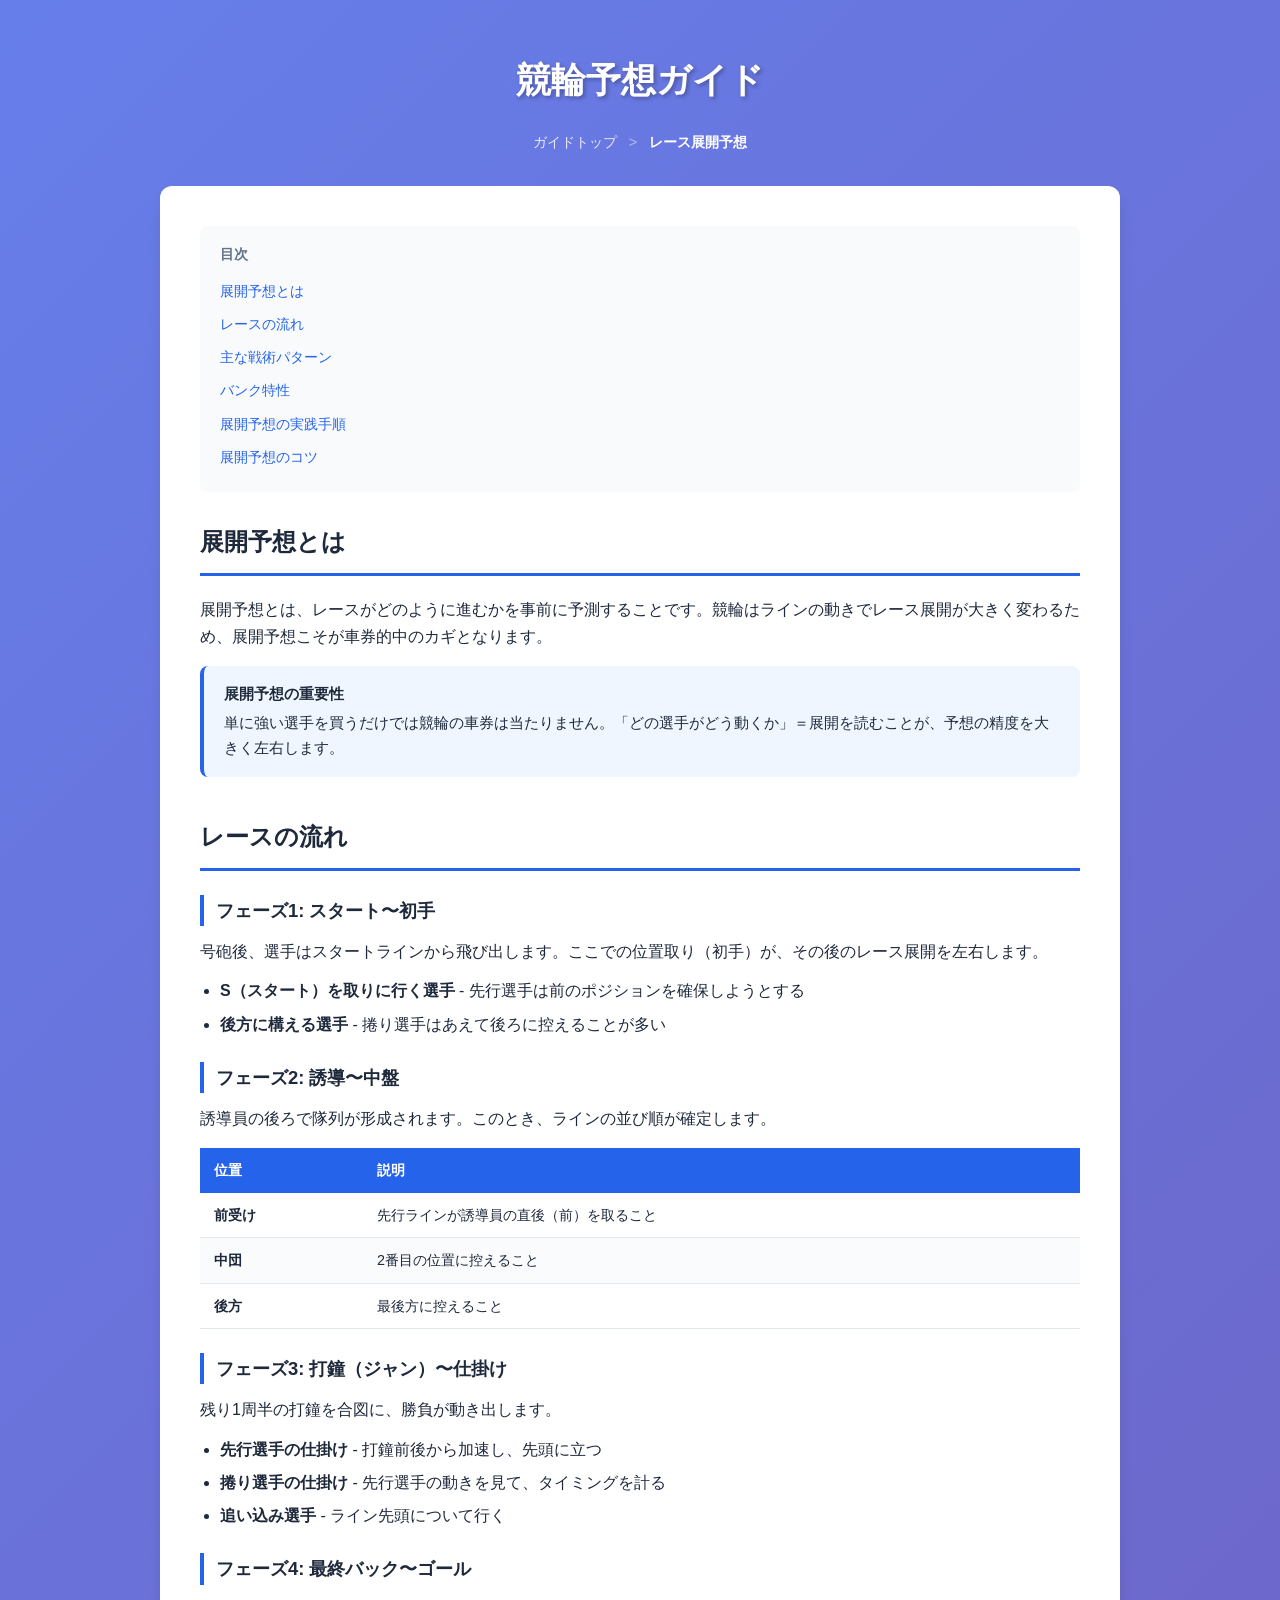
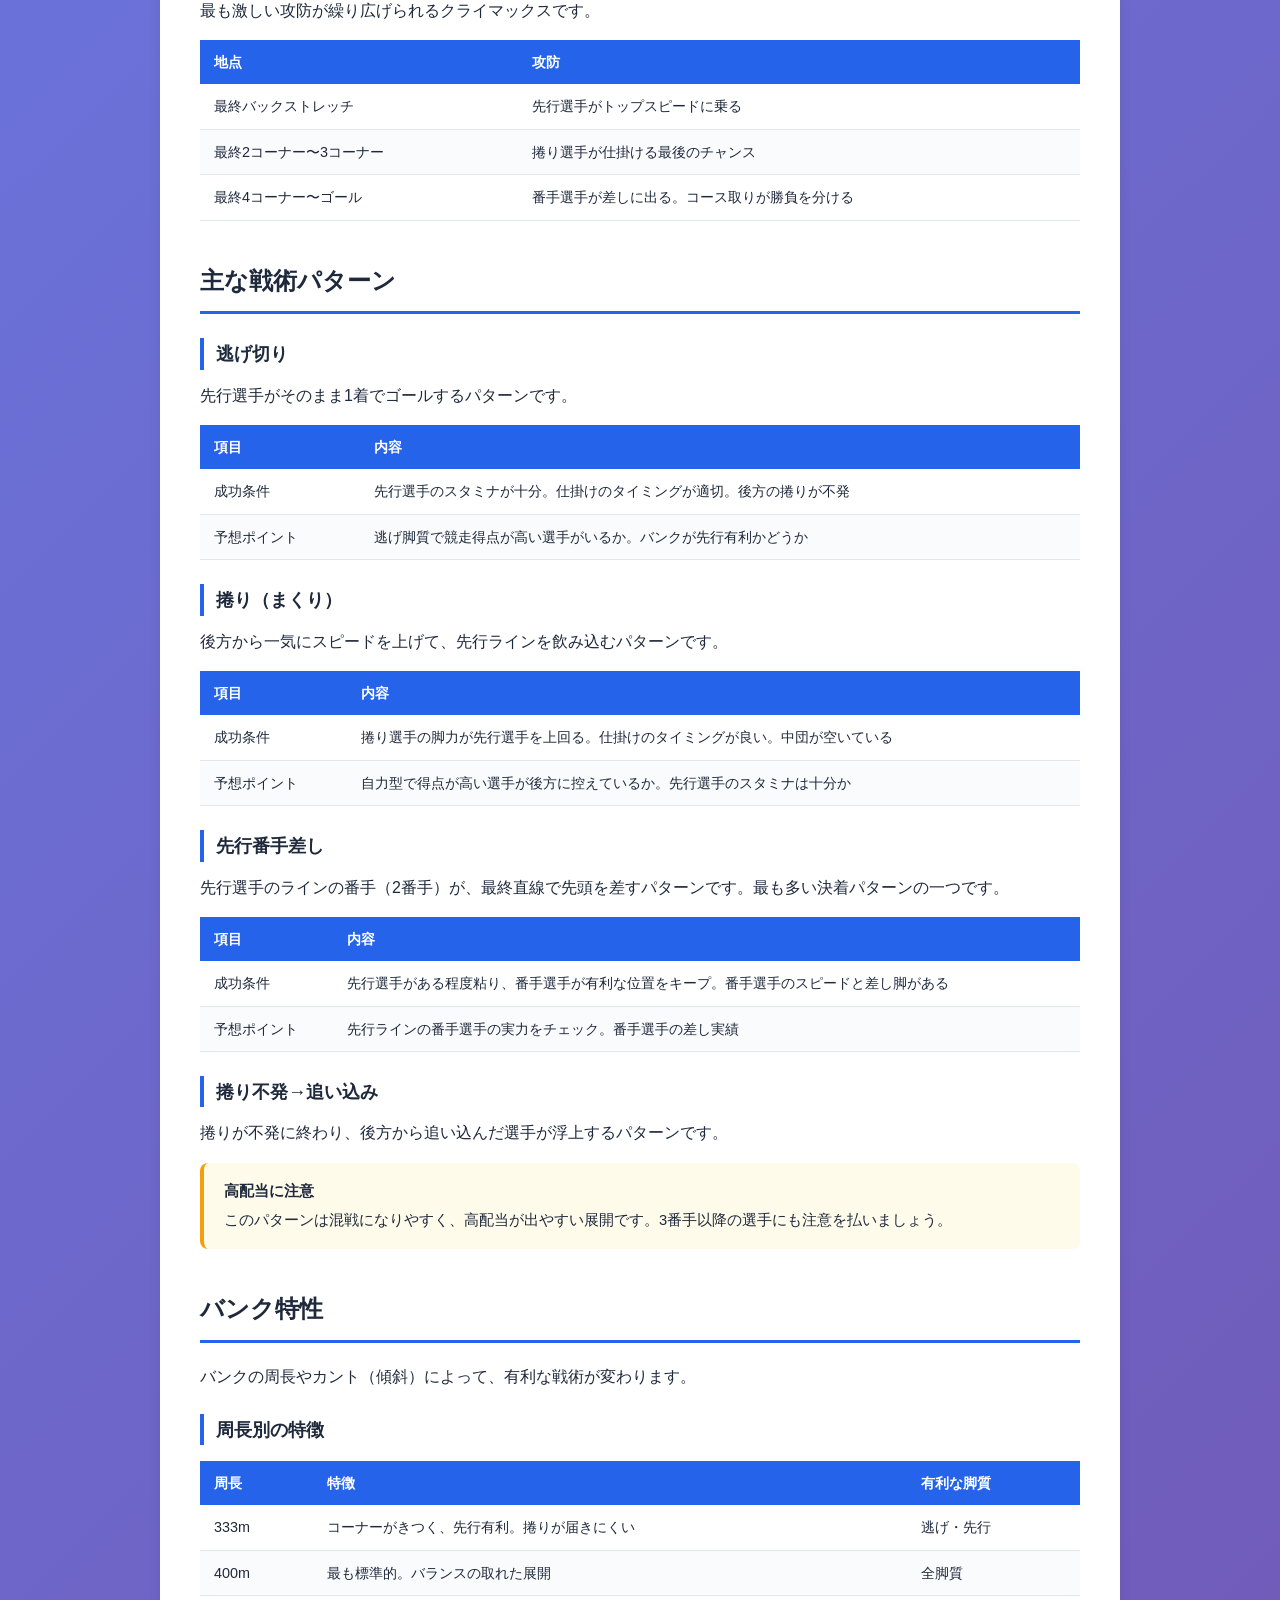
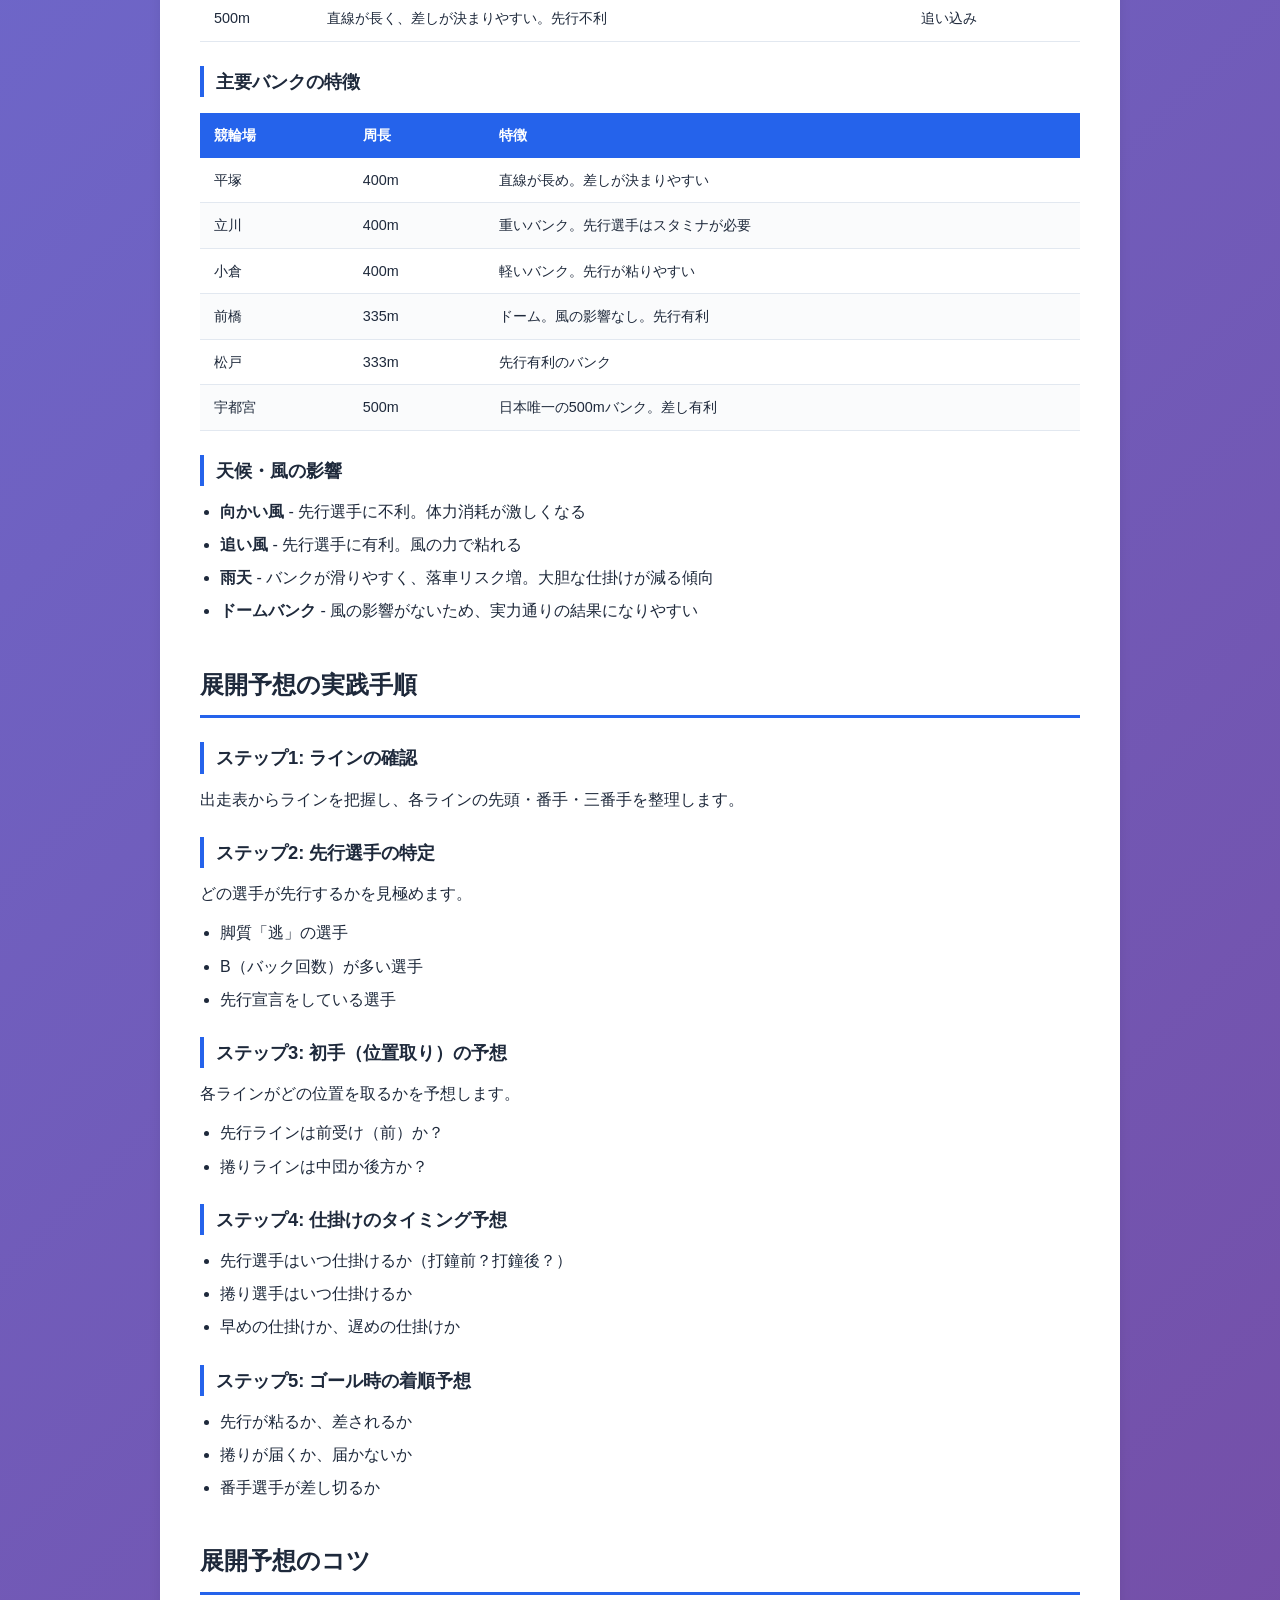
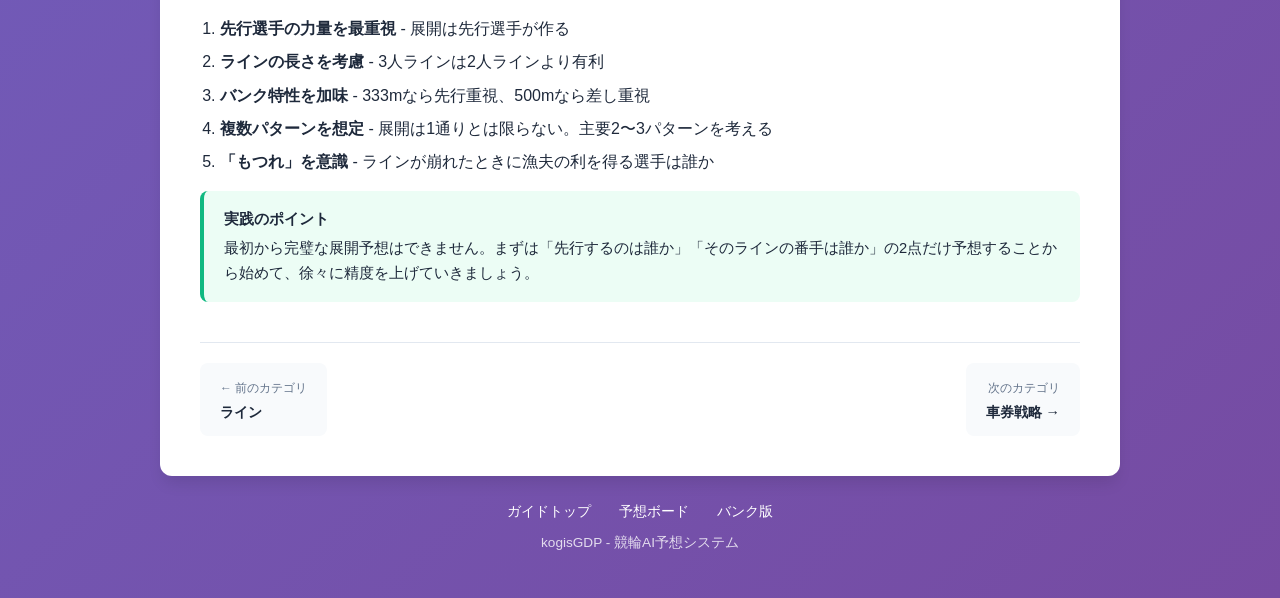
<file: guide/race-development.html>
<!DOCTYPE html>
<html lang="ja">
<head>
    <meta charset="UTF-8">
    <meta name="viewport" content="width=device-width, initial-scale=1.0">
    <title>レース展開予想 - 競輪予想ガイド - kogisGDP</title>
    <link rel="stylesheet" href="guide.css">
</head>
<body>
    <div class="container">
        <header class="guide-header">
            <h1>競輪予想ガイド</h1>
            <nav class="breadcrumb">
                <a href="index.html">ガイドトップ</a>
                <span class="separator">&gt;</span>
                <span class="current">レース展開予想</span>
            </nav>
        </header>

        <main class="guide-content">
            <div class="toc">
                <h4>目次</h4>
                <ul>
                    <li><a href="#overview">展開予想とは</a></li>
                    <li><a href="#flow">レースの流れ</a></li>
                    <li><a href="#tactics">主な戦術パターン</a></li>
                    <li><a href="#bank">バンク特性</a></li>
                    <li><a href="#steps">展開予想の実践手順</a></li>
                    <li><a href="#tips">展開予想のコツ</a></li>
                </ul>
            </div>

            <!-- 展開予想とは -->
            <section id="overview" class="article-section">
                <h2>展開予想とは</h2>
                <p>展開予想とは、レースがどのように進むかを事前に予測することです。競輪はラインの動きでレース展開が大きく変わるため、展開予想こそが車券的中のカギとなります。</p>
                <div class="info-box important">
                    <div class="box-title">展開予想の重要性</div>
                    単に強い選手を買うだけでは競輪の車券は当たりません。「どの選手がどう動くか」＝展開を読むことが、予想の精度を大きく左右します。
                </div>
            </section>

            <!-- レースの流れ -->
            <section id="flow" class="article-section">
                <h2>レースの流れ</h2>

                <h3>フェーズ1: スタート〜初手</h3>
                <p>号砲後、選手はスタートラインから飛び出します。ここでの位置取り（初手）が、その後のレース展開を左右します。</p>
                <ul>
                    <li><strong>S（スタート）を取りに行く選手</strong> - 先行選手は前のポジションを確保しようとする</li>
                    <li><strong>後方に構える選手</strong> - 捲り選手はあえて後ろに控えることが多い</li>
                </ul>

                <h3>フェーズ2: 誘導〜中盤</h3>
                <p>誘導員の後ろで隊列が形成されます。このとき、ラインの並び順が確定します。</p>
                <table class="guide-table">
                    <thead>
                        <tr><th>位置</th><th>説明</th></tr>
                    </thead>
                    <tbody>
                        <tr><td><strong>前受け</strong></td><td>先行ラインが誘導員の直後（前）を取ること</td></tr>
                        <tr><td><strong>中団</strong></td><td>2番目の位置に控えること</td></tr>
                        <tr><td><strong>後方</strong></td><td>最後方に控えること</td></tr>
                    </tbody>
                </table>

                <h3>フェーズ3: 打鐘（ジャン）〜仕掛け</h3>
                <p>残り1周半の打鐘を合図に、勝負が動き出します。</p>
                <ul>
                    <li><strong>先行選手の仕掛け</strong> - 打鐘前後から加速し、先頭に立つ</li>
                    <li><strong>捲り選手の仕掛け</strong> - 先行選手の動きを見て、タイミングを計る</li>
                    <li><strong>追い込み選手</strong> - ライン先頭について行く</li>
                </ul>

                <h3>フェーズ4: 最終バック〜ゴール</h3>
                <p>最も激しい攻防が繰り広げられるクライマックスです。</p>
                <table class="guide-table">
                    <thead>
                        <tr><th>地点</th><th>攻防</th></tr>
                    </thead>
                    <tbody>
                        <tr><td>最終バックストレッチ</td><td>先行選手がトップスピードに乗る</td></tr>
                        <tr><td>最終2コーナー〜3コーナー</td><td>捲り選手が仕掛ける最後のチャンス</td></tr>
                        <tr><td>最終4コーナー〜ゴール</td><td>番手選手が差しに出る。コース取りが勝負を分ける</td></tr>
                    </tbody>
                </table>
            </section>

            <!-- 主な戦術パターン -->
            <section id="tactics" class="article-section">
                <h2>主な戦術パターン</h2>

                <h3>逃げ切り</h3>
                <p>先行選手がそのまま1着でゴールするパターンです。</p>
                <table class="guide-table">
                    <thead>
                        <tr><th>項目</th><th>内容</th></tr>
                    </thead>
                    <tbody>
                        <tr><td>成功条件</td><td>先行選手のスタミナが十分。仕掛けのタイミングが適切。後方の捲りが不発</td></tr>
                        <tr><td>予想ポイント</td><td>逃げ脚質で競走得点が高い選手がいるか。バンクが先行有利かどうか</td></tr>
                    </tbody>
                </table>

                <h3>捲り（まくり）</h3>
                <p>後方から一気にスピードを上げて、先行ラインを飲み込むパターンです。</p>
                <table class="guide-table">
                    <thead>
                        <tr><th>項目</th><th>内容</th></tr>
                    </thead>
                    <tbody>
                        <tr><td>成功条件</td><td>捲り選手の脚力が先行選手を上回る。仕掛けのタイミングが良い。中団が空いている</td></tr>
                        <tr><td>予想ポイント</td><td>自力型で得点が高い選手が後方に控えているか。先行選手のスタミナは十分か</td></tr>
                    </tbody>
                </table>

                <h3>先行番手差し</h3>
                <p>先行選手のラインの番手（2番手）が、最終直線で先頭を差すパターンです。最も多い決着パターンの一つです。</p>
                <table class="guide-table">
                    <thead>
                        <tr><th>項目</th><th>内容</th></tr>
                    </thead>
                    <tbody>
                        <tr><td>成功条件</td><td>先行選手がある程度粘り、番手選手が有利な位置をキープ。番手選手のスピードと差し脚がある</td></tr>
                        <tr><td>予想ポイント</td><td>先行ラインの番手選手の実力をチェック。番手選手の差し実績</td></tr>
                    </tbody>
                </table>

                <h3>捲り不発→追い込み</h3>
                <p>捲りが不発に終わり、後方から追い込んだ選手が浮上するパターンです。</p>
                <div class="info-box warning">
                    <div class="box-title">高配当に注意</div>
                    このパターンは混戦になりやすく、高配当が出やすい展開です。3番手以降の選手にも注意を払いましょう。
                </div>
            </section>

            <!-- バンク特性 -->
            <section id="bank" class="article-section">
                <h2>バンク特性</h2>
                <p>バンクの周長やカント（傾斜）によって、有利な戦術が変わります。</p>

                <h3>周長別の特徴</h3>
                <table class="guide-table">
                    <thead>
                        <tr><th>周長</th><th>特徴</th><th>有利な脚質</th></tr>
                    </thead>
                    <tbody>
                        <tr><td>333m</td><td>コーナーがきつく、先行有利。捲りが届きにくい</td><td>逃げ・先行</td></tr>
                        <tr><td>400m</td><td>最も標準的。バランスの取れた展開</td><td>全脚質</td></tr>
                        <tr><td>500m</td><td>直線が長く、差しが決まりやすい。先行不利</td><td>追い込み</td></tr>
                    </tbody>
                </table>

                <h3>主要バンクの特徴</h3>
                <table class="guide-table">
                    <thead>
                        <tr><th>競輪場</th><th>周長</th><th>特徴</th></tr>
                    </thead>
                    <tbody>
                        <tr><td>平塚</td><td>400m</td><td>直線が長め。差しが決まりやすい</td></tr>
                        <tr><td>立川</td><td>400m</td><td>重いバンク。先行選手はスタミナが必要</td></tr>
                        <tr><td>小倉</td><td>400m</td><td>軽いバンク。先行が粘りやすい</td></tr>
                        <tr><td>前橋</td><td>335m</td><td>ドーム。風の影響なし。先行有利</td></tr>
                        <tr><td>松戸</td><td>333m</td><td>先行有利のバンク</td></tr>
                        <tr><td>宇都宮</td><td>500m</td><td>日本唯一の500mバンク。差し有利</td></tr>
                    </tbody>
                </table>

                <h3>天候・風の影響</h3>
                <ul>
                    <li><strong>向かい風</strong> - 先行選手に不利。体力消耗が激しくなる</li>
                    <li><strong>追い風</strong> - 先行選手に有利。風の力で粘れる</li>
                    <li><strong>雨天</strong> - バンクが滑りやすく、落車リスク増。大胆な仕掛けが減る傾向</li>
                    <li><strong>ドームバンク</strong> - 風の影響がないため、実力通りの結果になりやすい</li>
                </ul>
            </section>

            <!-- 展開予想の実践手順 -->
            <section id="steps" class="article-section">
                <h2>展開予想の実践手順</h2>

                <h3>ステップ1: ラインの確認</h3>
                <p>出走表からラインを把握し、各ラインの先頭・番手・三番手を整理します。</p>

                <h3>ステップ2: 先行選手の特定</h3>
                <p>どの選手が先行するかを見極めます。</p>
                <ul>
                    <li>脚質「逃」の選手</li>
                    <li>B（バック回数）が多い選手</li>
                    <li>先行宣言をしている選手</li>
                </ul>

                <h3>ステップ3: 初手（位置取り）の予想</h3>
                <p>各ラインがどの位置を取るかを予想します。</p>
                <ul>
                    <li>先行ラインは前受け（前）か？</li>
                    <li>捲りラインは中団か後方か？</li>
                </ul>

                <h3>ステップ4: 仕掛けのタイミング予想</h3>
                <ul>
                    <li>先行選手はいつ仕掛けるか（打鐘前？打鐘後？）</li>
                    <li>捲り選手はいつ仕掛けるか</li>
                    <li>早めの仕掛けか、遅めの仕掛けか</li>
                </ul>

                <h3>ステップ5: ゴール時の着順予想</h3>
                <ul>
                    <li>先行が粘るか、差されるか</li>
                    <li>捲りが届くか、届かないか</li>
                    <li>番手選手が差し切るか</li>
                </ul>
            </section>

            <!-- 展開予想のコツ -->
            <section id="tips" class="article-section">
                <h2>展開予想のコツ</h2>
                <ol>
                    <li><strong>先行選手の力量を最重視</strong> - 展開は先行選手が作る</li>
                    <li><strong>ラインの長さを考慮</strong> - 3人ラインは2人ラインより有利</li>
                    <li><strong>バンク特性を加味</strong> - 333mなら先行重視、500mなら差し重視</li>
                    <li><strong>複数パターンを想定</strong> - 展開は1通りとは限らない。主要2〜3パターンを考える</li>
                    <li><strong>「もつれ」を意識</strong> - ラインが崩れたときに漁夫の利を得る選手は誰か</li>
                </ol>
                <div class="info-box tip">
                    <div class="box-title">実践のポイント</div>
                    最初から完璧な展開予想はできません。まずは「先行するのは誰か」「そのラインの番手は誰か」の2点だけ予想することから始めて、徐々に精度を上げていきましょう。
                </div>
            </section>

            <!-- ページナビゲーション -->
            <nav class="page-nav">
                <a href="line-formation.html">
                    <div>
                        <span class="nav-label">&larr; 前のカテゴリ</span><br>
                        ライン
                    </div>
                </a>
                <a href="betting-strategy.html" class="next">
                    <div>
                        <span class="nav-label">次のカテゴリ</span><br>
                        車券戦略 &rarr;
                    </div>
                </a>
            </nav>
        </main>

        <footer class="guide-footer">
            <div class="footer-links">
                <a href="index.html">ガイドトップ</a>
                <a href="../index.html">予想ボード</a>
                <a href="../bank.html">バンク版</a>
            </div>
            <p>kogisGDP - 競輪AI予想システム</p>
        </footer>
    </div>
</body>
</html>
</file>
<file: styles.css>
/* kogisGDP - 競輪予想ボード スタイルシート */

* {
    margin: 0;
    padding: 0;
    box-sizing: border-box;
}

:root {
    --primary-color: #2563eb;
    --primary-hover: #1d4ed8;
    --secondary-color: #64748b;
    --success-color: #10b981;
    --danger-color: #ef4444;
    --warning-color: #f59e0b;
    --bg-color: #f8fafc;
    --card-bg: #ffffff;
    --text-color: #1e293b;
    --text-muted: #64748b;
    --border-color: #e2e8f0;
    --shadow: 0 1px 3px rgba(0, 0, 0, 0.1);
    --shadow-lg: 0 10px 15px -3px rgba(0, 0, 0, 0.1);
}

body {
    font-family: 'Segoe UI', 'Hiragino Sans', 'Meiryo', sans-serif;
    background: linear-gradient(135deg, #667eea 0%, #764ba2 100%);
    min-height: 100vh;
    color: var(--text-color);
}

.container {
    max-width: 1400px;
    margin: 0 auto;
    padding: 20px;
}

/* ヘッダー */
header {
    text-align: center;
    padding: 30px 0;
    color: white;
}

header h1 {
    font-size: 2.5rem;
    margin-bottom: 10px;
    text-shadow: 2px 2px 4px rgba(0, 0, 0, 0.3);
}

header .subtitle {
    font-size: 1.2rem;
    opacity: 0.9;
}

/* メインコンテンツ */
main {
    background: var(--card-bg);
    border-radius: 16px;
    padding: 30px;
    box-shadow: var(--shadow-lg);
}

section {
    margin-bottom: 30px;
}

section h2 {
    font-size: 1.3rem;
    color: var(--text-color);
    margin-bottom: 15px;
    padding-bottom: 10px;
    border-bottom: 2px solid var(--primary-color);
}

/* レース情報フォーム */
.race-form {
    display: flex;
    gap: 20px;
    flex-wrap: wrap;
}

.form-group {
    flex: 1;
    min-width: 200px;
}

.form-group label {
    display: block;
    font-weight: 600;
    margin-bottom: 8px;
    color: var(--text-color);
}

.form-group input {
    width: 100%;
    padding: 12px 16px;
    border: 2px solid var(--border-color);
    border-radius: 8px;
    font-size: 1rem;
    transition: border-color 0.2s, box-shadow 0.2s;
}

.form-group input:focus {
    outline: none;
    border-color: var(--primary-color);
    box-shadow: 0 0 0 3px rgba(37, 99, 235, 0.1);
}

/* 選手一覧 */
.players-container {
    display: flex;
    flex-wrap: wrap;
    gap: 10px;
    padding: 15px;
    background: var(--bg-color);
    border-radius: 12px;
    min-height: 80px;
}

.player-card {
    display: flex;
    align-items: center;
    gap: 8px;
    padding: 10px 15px;
    background: white;
    border-radius: 8px;
    cursor: grab;
    transition: transform 0.2s, box-shadow 0.2s;
    border: 2px solid transparent;
    user-select: none;
}

.player-card:hover {
    transform: translateY(-2px);
    box-shadow: var(--shadow-lg);
}

.player-card:active {
    cursor: grabbing;
}

.player-card.dragging {
    opacity: 0.5;
    transform: scale(1.05);
}

.player-number {
    width: 32px;
    height: 32px;
    border-radius: 50%;
    display: flex;
    align-items: center;
    justify-content: center;
    font-weight: bold;
    color: white;
    font-size: 1rem;
}

.player-name {
    font-weight: 600;
    font-size: 0.95rem;
}

.player-info {
    font-size: 0.75rem;
    color: var(--text-muted);
}

/* 車番カラー */
.player-card[data-number="1"] .player-number { background: #ffffff; color: #000; border: 2px solid #000; }
.player-card[data-number="2"] .player-number { background: #000000; }
.player-card[data-number="3"] .player-number { background: #e74c3c; }
.player-card[data-number="4"] .player-number { background: #3498db; }
.player-card[data-number="5"] .player-number { background: #f1c40f; color: #000; }
.player-card[data-number="6"] .player-number { background: #27ae60; }
.player-card[data-number="7"] .player-number { background: #e67e22; }
.player-card[data-number="8"] .player-number { background: #e91e63; }
.player-card[data-number="9"] .player-number { background: #9b59b6; }

/* 予想ボード */
.board-container {
    overflow-x: auto;
    background: var(--bg-color);
    border-radius: 12px;
    padding: 15px;
}

.board-header {
    display: grid;
    grid-template-columns: 60px repeat(5, 1fr);
    gap: 8px;
    margin-bottom: 8px;
}

.board-header .lap {
    text-align: center;
    font-weight: 600;
    padding: 10px;
    background: var(--primary-color);
    color: white;
    border-radius: 8px;
    font-size: 0.9rem;
}

.board-row {
    display: grid;
    grid-template-columns: 60px repeat(5, 1fr);
    gap: 8px;
    margin-bottom: 8px;
}

.position-label {
    display: flex;
    align-items: center;
    justify-content: center;
    font-weight: 600;
    font-size: 0.85rem;
    color: var(--text-muted);
}

.drop-zone {
    min-height: 50px;
    background: white;
    border: 2px dashed var(--border-color);
    border-radius: 8px;
    display: flex;
    align-items: center;
    justify-content: center;
    transition: all 0.2s;
    padding: 5px;
}

.drop-zone:hover {
    border-color: var(--primary-color);
    background: rgba(37, 99, 235, 0.05);
}

.drop-zone.drag-over {
    border-color: var(--success-color);
    background: rgba(16, 185, 129, 0.1);
    transform: scale(1.02);
}

.drop-zone .player-card {
    margin: 0;
    width: 100%;
    justify-content: center;
}

/* 1-3位の行を強調 */
.board-row[data-position="1"] .drop-zone,
.board-row[data-position="2"] .drop-zone,
.board-row[data-position="3"] .drop-zone {
    background: rgba(37, 99, 235, 0.03);
}

.board-row[data-position="1"] .position-label { color: #fbbf24; font-size: 1rem; }
.board-row[data-position="2"] .position-label { color: #9ca3af; font-size: 0.95rem; }
.board-row[data-position="3"] .position-label { color: #b45309; font-size: 0.9rem; }

/* アクションボタン */
.actions {
    display: flex;
    gap: 15px;
    flex-wrap: wrap;
    justify-content: center;
    padding: 20px 0;
}

.btn {
    padding: 12px 24px;
    border: none;
    border-radius: 8px;
    font-size: 1rem;
    font-weight: 600;
    cursor: pointer;
    transition: all 0.2s;
    display: flex;
    align-items: center;
    gap: 8px;
}

.btn-primary {
    background: var(--primary-color);
    color: white;
}

.btn-primary:hover {
    background: var(--primary-hover);
    transform: translateY(-2px);
    box-shadow: var(--shadow-lg);
}

.btn-secondary {
    background: var(--secondary-color);
    color: white;
}

.btn-secondary:hover {
    background: #475569;
    transform: translateY(-2px);
}

.btn-info {
    background: var(--success-color);
    color: white;
}

.btn-info:hover {
    background: #059669;
    transform: translateY(-2px);
}

/* 結果セクション */
.result-section {
    background: var(--bg-color);
    border-radius: 12px;
    padding: 20px;
}

#predictionResult {
    font-family: monospace;
    white-space: pre-wrap;
    background: white;
    padding: 15px;
    border-radius: 8px;
    border: 1px solid var(--border-color);
}

/* コメントセクション */
.comments-section textarea {
    width: 100%;
    min-height: 120px;
    padding: 15px;
    border: 2px solid var(--border-color);
    border-radius: 8px;
    font-size: 1rem;
    resize: vertical;
    font-family: inherit;
}

.comments-section textarea:focus {
    outline: none;
    border-color: var(--primary-color);
    box-shadow: 0 0 0 3px rgba(37, 99, 235, 0.1);
}

/* フッター */
footer {
    text-align: center;
    padding: 20px;
    color: white;
    opacity: 0.8;
}

footer a {
    color: white;
    text-decoration: underline;
}

/* レスポンシブ */
@media (max-width: 768px) {
    header h1 {
        font-size: 1.8rem;
    }
    
    .board-container {
        padding: 10px;
    }
    
    .board-header,
    .board-row {
        grid-template-columns: 40px repeat(5, 1fr);
        gap: 5px;
    }
    
    .board-header .lap {
        font-size: 0.7rem;
        padding: 8px 2px;
    }
    
    .drop-zone {
        min-height: 40px;
    }
    
    .player-card {
        padding: 5px 8px;
        flex-direction: column;
        gap: 2px;
    }
    
    .player-number {
        width: 24px;
        height: 24px;
        font-size: 0.8rem;
    }
    
    .player-name {
        font-size: 0.7rem;
    }
    
    .player-info {
        display: none;
    }
    
    .actions {
        flex-direction: column;
    }
    
    .btn {
        width: 100%;
        justify-content: center;
    }
}

/* アニメーション */
@keyframes fadeIn {
    from { opacity: 0; transform: translateY(10px); }
    to { opacity: 1; transform: translateY(0); }
}

.player-card {
    animation: fadeIn 0.3s ease-out;
}

/* 通知トースト */
.toast {
    position: fixed;
    bottom: 20px;
    right: 20px;
    padding: 15px 25px;
    background: var(--success-color);
    color: white;
    border-radius: 8px;
    box-shadow: var(--shadow-lg);
    z-index: 1000;
    animation: slideIn 0.3s ease-out;
}

@keyframes slideIn {
    from { transform: translateX(100%); opacity: 0; }
    to { transform: translateX(0); opacity: 1; }
}
</file>
<file: guide/guide.css>
/* kogisGDP - 競輪予想ガイド 共通スタイルシート */

* {
    margin: 0;
    padding: 0;
    box-sizing: border-box;
}

:root {
    --primary-color: #2563eb;
    --primary-hover: #1d4ed8;
    --primary-light: #dbeafe;
    --secondary-color: #64748b;
    --success-color: #10b981;
    --danger-color: #ef4444;
    --warning-color: #f59e0b;
    --bg-color: #f8fafc;
    --card-bg: #ffffff;
    --text-color: #1e293b;
    --text-muted: #64748b;
    --border-color: #e2e8f0;
    --shadow: 0 1px 3px rgba(0, 0, 0, 0.1);
    --shadow-lg: 0 10px 15px -3px rgba(0, 0, 0, 0.1);
    --radius: 12px;
}

body {
    font-family: 'Segoe UI', 'Hiragino Sans', 'Meiryo', sans-serif;
    background: linear-gradient(135deg, #667eea 0%, #764ba2 100%);
    min-height: 100vh;
    color: var(--text-color);
    line-height: 1.7;
}

/* コンテナ */
.container {
    max-width: 1000px;
    margin: 0 auto;
    padding: 20px;
}

/* ヘッダー */
.guide-header {
    text-align: center;
    padding: 30px 0 20px;
    color: white;
}

.guide-header h1 {
    font-size: 2.2rem;
    margin-bottom: 8px;
    text-shadow: 2px 2px 4px rgba(0, 0, 0, 0.3);
}

.guide-header .subtitle {
    font-size: 1.1rem;
    opacity: 0.9;
}

/* パンくずリスト */
.breadcrumb {
    padding: 12px 0;
    font-size: 0.9rem;
}

.breadcrumb a {
    color: rgba(255, 255, 255, 0.85);
    text-decoration: none;
}

.breadcrumb a:hover {
    color: white;
    text-decoration: underline;
}

.breadcrumb .separator {
    color: rgba(255, 255, 255, 0.5);
    margin: 0 8px;
}

.breadcrumb .current {
    color: white;
    font-weight: 600;
}

/* メインコンテンツ */
.guide-content {
    background: var(--card-bg);
    border-radius: var(--radius);
    padding: 40px;
    box-shadow: var(--shadow-lg);
}

/* カテゴリグリッド（トップページ用） */
.category-grid {
    display: grid;
    grid-template-columns: repeat(auto-fill, minmax(280px, 1fr));
    gap: 20px;
    margin-top: 10px;
}

.category-card {
    background: var(--bg-color);
    border-radius: var(--radius);
    padding: 28px;
    transition: transform 0.2s, box-shadow 0.2s;
    border: 2px solid transparent;
    text-decoration: none;
    color: inherit;
    display: block;
}

.category-card:hover {
    transform: translateY(-4px);
    box-shadow: var(--shadow-lg);
    border-color: var(--primary-color);
}

.category-card .card-icon {
    font-size: 2.5rem;
    margin-bottom: 12px;
    display: block;
}

.category-card h3 {
    font-size: 1.2rem;
    margin-bottom: 8px;
    color: var(--text-color);
}

.category-card p {
    font-size: 0.9rem;
    color: var(--text-muted);
    line-height: 1.6;
}

.category-card .card-tag {
    display: inline-block;
    margin-top: 12px;
    padding: 4px 12px;
    border-radius: 20px;
    font-size: 0.75rem;
    font-weight: 600;
}

.tag-beginner {
    background: #dcfce7;
    color: #166534;
}

.tag-intermediate {
    background: #fef3c7;
    color: #92400e;
}

.tag-advanced {
    background: #fee2e2;
    color: #991b1b;
}

/* 記事スタイル */
.article-section {
    margin-bottom: 40px;
}

.article-section h2 {
    font-size: 1.5rem;
    color: var(--text-color);
    padding-bottom: 10px;
    border-bottom: 3px solid var(--primary-color);
    margin-bottom: 20px;
}

.article-section h3 {
    font-size: 1.15rem;
    color: var(--text-color);
    margin: 24px 0 12px;
    padding-left: 12px;
    border-left: 4px solid var(--primary-color);
}

.article-section h4 {
    font-size: 1rem;
    color: var(--secondary-color);
    margin: 16px 0 8px;
}

.article-section p {
    margin-bottom: 12px;
}

/* テーブル */
.guide-table {
    width: 100%;
    border-collapse: collapse;
    margin: 16px 0 24px;
    font-size: 0.9rem;
}

.guide-table th {
    background: var(--primary-color);
    color: white;
    padding: 10px 14px;
    text-align: left;
    font-weight: 600;
    white-space: nowrap;
}

.guide-table td {
    padding: 10px 14px;
    border-bottom: 1px solid var(--border-color);
}

.guide-table tbody tr:hover {
    background: var(--bg-color);
}

.guide-table tbody tr:nth-child(even) {
    background: #fafbfc;
}

.guide-table tbody tr:nth-child(even):hover {
    background: var(--bg-color);
}

/* 車番カラーバッジ */
.car-badge {
    display: inline-flex;
    align-items: center;
    justify-content: center;
    width: 28px;
    height: 28px;
    border-radius: 50%;
    font-weight: bold;
    font-size: 0.85rem;
    color: white;
}

.car-1 { background: #fff; color: #000; border: 2px solid #333; }
.car-2 { background: #000; }
.car-3 { background: #e74c3c; }
.car-4 { background: #3498db; }
.car-5 { background: #f1c40f; color: #000; }
.car-6 { background: #27ae60; }
.car-7 { background: #e67e22; }
.car-8 { background: #e91e63; }
.car-9 { background: #9b59b6; }

/* インフォボックス */
.info-box {
    padding: 16px 20px;
    border-radius: 8px;
    margin: 16px 0;
    font-size: 0.92rem;
}

.info-box.tip {
    background: #ecfdf5;
    border-left: 4px solid var(--success-color);
}

.info-box.warning {
    background: #fffbeb;
    border-left: 4px solid var(--warning-color);
}

.info-box.important {
    background: #eff6ff;
    border-left: 4px solid var(--primary-color);
}

.info-box .box-title {
    font-weight: 700;
    margin-bottom: 4px;
}

/* リスト */
.article-section ul,
.article-section ol {
    margin: 8px 0 16px 20px;
}

.article-section li {
    margin-bottom: 6px;
}

/* コードブロック風 */
.formation-example {
    background: #1e293b;
    color: #e2e8f0;
    padding: 16px 20px;
    border-radius: 8px;
    font-family: 'Courier New', monospace;
    font-size: 0.9rem;
    margin: 12px 0;
    overflow-x: auto;
    line-height: 1.8;
}

/* ページナビゲーション */
.page-nav {
    display: flex;
    justify-content: space-between;
    margin-top: 40px;
    padding-top: 20px;
    border-top: 1px solid var(--border-color);
    gap: 16px;
}

.page-nav a {
    display: flex;
    align-items: center;
    gap: 8px;
    padding: 12px 20px;
    background: var(--bg-color);
    border-radius: 8px;
    text-decoration: none;
    color: var(--text-color);
    font-weight: 600;
    font-size: 0.9rem;
    transition: background 0.2s, transform 0.2s;
    max-width: 48%;
}

.page-nav a:hover {
    background: var(--primary-light);
    transform: translateY(-2px);
}

.page-nav .nav-label {
    font-size: 0.75rem;
    color: var(--text-muted);
    font-weight: 400;
}

.page-nav .next {
    margin-left: auto;
    text-align: right;
}

/* サイドバーTOC（目次） */
.toc {
    background: var(--bg-color);
    border-radius: 8px;
    padding: 16px 20px;
    margin-bottom: 30px;
}

.toc h4 {
    font-size: 0.9rem;
    margin-bottom: 10px;
    color: var(--text-muted);
}

.toc ul {
    list-style: none;
    margin: 0;
    padding: 0;
}

.toc li {
    margin-bottom: 6px;
}

.toc a {
    color: var(--primary-color);
    text-decoration: none;
    font-size: 0.88rem;
}

.toc a:hover {
    text-decoration: underline;
}

.toc .toc-sub {
    padding-left: 16px;
}

/* フッター */
.guide-footer {
    text-align: center;
    padding: 24px 0;
    color: rgba(255, 255, 255, 0.8);
    font-size: 0.85rem;
}

.guide-footer a {
    color: white;
    text-decoration: none;
}

.guide-footer a:hover {
    text-decoration: underline;
}

.guide-footer .footer-links {
    margin-bottom: 8px;
}

.guide-footer .footer-links a {
    margin: 0 12px;
}

/* レスポンシブ */
@media (max-width: 768px) {
    .container {
        padding: 12px;
    }

    .guide-header h1 {
        font-size: 1.6rem;
    }

    .guide-content {
        padding: 20px 16px;
    }

    .category-grid {
        grid-template-columns: 1fr;
    }

    .article-section h2 {
        font-size: 1.25rem;
    }

    .guide-table {
        font-size: 0.82rem;
    }

    .guide-table th,
    .guide-table td {
        padding: 8px 10px;
    }

    .page-nav {
        flex-direction: column;
    }

    .page-nav a {
        max-width: 100%;
    }
}
</file>
<file: race-merge.css>
/**
 * 出走表 × 選手評価 マージビュー スタイル
 * kogisGDP - 競輪AI予想システム
 */

:root {
    --color-primary: #1a73e8;
    --color-secondary: #5f6368;
    --color-success: #34a853;
    --color-warning: #fbbc04;
    --color-error: #ea4335;
    --color-bg: #f8f9fa;
    --color-card: #ffffff;
    --color-border: #dadce0;
    --color-text: #202124;
    --color-text-secondary: #5f6368;

    /* 枠番カラー */
    --frame-1: #f0f0f0;
    --frame-2: #000000;
    --frame-3: #e74c3c;
    --frame-4: #3498db;
    --frame-5: #f1c40f;
    --frame-6: #2ecc71;

    /* 車番カラー */
    --car-1: #f0f0f0;
    --car-2: #1a1a1a;
    --car-3: #e74c3c;
    --car-4: #3498db;
    --car-5: #f1c40f;
    --car-6: #2ecc71;
    --car-7: #e67e22;
    --car-8: #e91e8c;
    --car-9: #9b59b6;

    /* 評価カラー */
    --eval-excellent: #e74c3c;
    --eval-good: #3498db;
    --eval-average: #f39c12;
    --eval-poor: #95a5a6;
}

* {
    box-sizing: border-box;
    margin: 0;
    padding: 0;
}

body {
    font-family: -apple-system, BlinkMacSystemFont, 'Segoe UI', Roboto, 'Helvetica Neue', Arial, 'Hiragino Sans', 'Hiragino Kaku Gothic ProN', Meiryo, sans-serif;
    background-color: var(--color-bg);
    color: var(--color-text);
    line-height: 1.6;
}

.container {
    max-width: 1400px;
    margin: 0 auto;
    padding: 20px;
}

/* ヘッダー */
.header {
    text-align: center;
    margin-bottom: 24px;
}

.header h1 {
    font-size: 1.8rem;
    color: var(--color-primary);
    margin-bottom: 8px;
}

.subtitle {
    color: var(--color-text-secondary);
    font-size: 0.95rem;
}

/* レース情報 */
.race-info {
    background: var(--color-card);
    border-radius: 12px;
    padding: 20px;
    margin-bottom: 20px;
    box-shadow: 0 1px 3px rgba(0, 0, 0, 0.1);
}

.race-header {
    display: flex;
    align-items: center;
    gap: 12px;
    margin-bottom: 12px;
}

.race-grade {
    background: linear-gradient(135deg, #ffd700, #ff8c00);
    color: #fff;
    font-weight: bold;
    padding: 4px 12px;
    border-radius: 4px;
    font-size: 0.9rem;
}

.race-name {
    font-size: 1.4rem;
    font-weight: bold;
}

.race-details {
    display: flex;
    gap: 20px;
    color: var(--color-text-secondary);
    font-size: 0.95rem;
    margin-bottom: 12px;
}

.race-comment {
    background: #f8f9fa;
    padding: 12px;
    border-radius: 8px;
    font-size: 0.9rem;
    border-left: 4px solid var(--color-primary);
}

/* データパネル */
.data-panel {
    display: grid;
    grid-template-columns: repeat(auto-fit, minmax(300px, 1fr));
    gap: 20px;
    margin-bottom: 24px;
}

.panel-item {
    background: var(--color-card);
    border-radius: 12px;
    padding: 20px;
    box-shadow: 0 1px 3px rgba(0, 0, 0, 0.1);
}

.panel-item h3 {
    font-size: 1rem;
    margin-bottom: 12px;
    color: var(--color-text);
}

.file-input-wrapper {
    position: relative;
    margin-bottom: 12px;
}

.file-input-wrapper input[type="file"] {
    position: absolute;
    width: 100%;
    height: 100%;
    opacity: 0;
    cursor: pointer;
}

.file-input-wrapper label {
    display: block;
    padding: 12px;
    background: #f1f3f4;
    border: 2px dashed var(--color-border);
    border-radius: 8px;
    text-align: center;
    color: var(--color-text-secondary);
    cursor: pointer;
    transition: all 0.2s;
}

.file-input-wrapper:hover label {
    border-color: var(--color-primary);
    background: #e8f0fe;
}

.btn {
    padding: 10px 20px;
    border: none;
    border-radius: 6px;
    cursor: pointer;
    font-size: 0.9rem;
    transition: all 0.2s;
}

.btn-secondary {
    background: #e8f0fe;
    color: var(--color-primary);
}

.btn-secondary:hover {
    background: #d2e3fc;
}

.status {
    display: inline-block;
    margin-left: 12px;
    font-size: 0.85rem;
}

.status.success {
    color: var(--color-success);
}

.status.error {
    color: var(--color-error);
}

/* テーブルセクション */
.merge-table-section {
    background: var(--color-card);
    border-radius: 12px;
    padding: 20px;
    box-shadow: 0 1px 3px rgba(0, 0, 0, 0.1);
    margin-bottom: 24px;
}

.merge-table-section h2 {
    font-size: 1.2rem;
    margin-bottom: 16px;
    color: var(--color-text);
}

.table-wrapper {
    overflow-x: auto;
}

.merge-table {
    width: 100%;
    border-collapse: collapse;
    font-size: 0.9rem;
}

.merge-table th,
.merge-table td {
    padding: 10px 8px;
    text-align: center;
    border: 1px solid var(--color-border);
}

.merge-table thead th {
    background: #f1f3f4;
    font-weight: 600;
    white-space: nowrap;
}

.th-group {
    background: #e8eaed !important;
}

.th-eval {
    background: #e8f0fe !important;
}

.merge-table tbody tr {
    cursor: pointer;
    transition: background 0.2s;
}

.merge-table tbody tr:hover {
    background: #f8f9fa;
}

/* 予想マーク */
.td-prediction {
    font-weight: bold;
    font-size: 1.1rem;
    color: var(--eval-excellent);
}

/* 枠番 */
.td-frame {
    font-weight: bold;
    width: 40px;
}

.td-frame.frame-1 { background: var(--frame-1); color: #333; }
.td-frame.frame-2 { background: var(--frame-2); color: #fff; }
.td-frame.frame-3 { background: var(--frame-3); color: #fff; }
.td-frame.frame-4 { background: var(--frame-4); color: #fff; }
.td-frame.frame-5 { background: var(--frame-5); color: #333; }
.td-frame.frame-6 { background: var(--frame-6); color: #fff; }

/* 車番 */
.td-car {
    font-weight: bold;
    width: 40px;
    border-radius: 4px;
}

.car-1 { background: var(--car-1); color: #333; }
.car-2 { background: var(--car-2); color: #fff; }
.car-3 { background: var(--car-3); color: #fff; }
.car-4 { background: var(--car-4); color: #fff; }
.car-5 { background: var(--car-5); color: #333; }
.car-6 { background: var(--car-6); color: #fff; }
.car-7 { background: var(--car-7); color: #fff; }
.car-8 { background: var(--car-8); color: #fff; }
.car-9 { background: var(--car-9); color: #fff; }

.td-name {
    font-weight: 600;
    text-align: left;
    white-space: nowrap;
}

.td-rank {
    color: var(--color-primary);
    font-weight: 600;
}

.td-style {
    font-weight: 500;
}

.td-score {
    font-weight: 600;
}

.td-rate {
    color: var(--color-text-secondary);
}

/* 評価セル */
.td-eval {
    background: #fafbfc;
}

.td-comment {
    text-align: left;
    max-width: 150px;
    overflow: hidden;
    text-overflow: ellipsis;
    white-space: nowrap;
}

.no-eval {
    color: #bbb;
}

.eval-excellent {
    color: var(--eval-excellent) !important;
    font-weight: bold;
}

.eval-good {
    color: var(--eval-good) !important;
}

.eval-average {
    color: var(--eval-average) !important;
}

.eval-poor {
    color: var(--eval-poor) !important;
}

.no-data {
    color: var(--color-text-secondary);
    padding: 40px !important;
    font-style: italic;
}

/* モーダル */
.modal {
    display: none;
    position: fixed;
    top: 0;
    left: 0;
    width: 100%;
    height: 100%;
    background: rgba(0, 0, 0, 0.5);
    z-index: 1000;
    align-items: center;
    justify-content: center;
}

.modal.show {
    display: flex;
}

.modal-content {
    background: var(--color-card);
    border-radius: 16px;
    width: 90%;
    max-width: 600px;
    max-height: 90vh;
    overflow-y: auto;
    position: relative;
}

.modal-close {
    position: absolute;
    top: 16px;
    right: 20px;
    font-size: 28px;
    cursor: pointer;
    color: var(--color-text-secondary);
    line-height: 1;
}

.modal-close:hover {
    color: var(--color-text);
}

.modal-header {
    display: flex;
    align-items: center;
    gap: 16px;
    padding: 24px;
    border-bottom: 1px solid var(--color-border);
}

.modal-car-number {
    width: 48px;
    height: 48px;
    display: flex;
    align-items: center;
    justify-content: center;
    font-size: 1.5rem;
    font-weight: bold;
    border-radius: 8px;
}

.modal-header h2 {
    font-size: 1.5rem;
}

.modal-body {
    padding: 24px;
}

.modal-section {
    margin-bottom: 24px;
}

.modal-section:last-child {
    margin-bottom: 0;
}

.modal-section h3 {
    font-size: 1rem;
    color: var(--color-primary);
    margin-bottom: 12px;
    padding-bottom: 8px;
    border-bottom: 2px solid var(--color-primary);
}

.modal-table {
    width: 100%;
    border-collapse: collapse;
}

.modal-table th,
.modal-table td {
    padding: 8px 12px;
    text-align: left;
    border-bottom: 1px solid var(--color-border);
}

.modal-table th {
    background: #f8f9fa;
    font-weight: 500;
    width: 25%;
    color: var(--color-text-secondary);
}

.bank-info {
    margin-top: 12px;
    padding: 8px 12px;
    background: #f8f9fa;
    border-radius: 6px;
    font-size: 0.9rem;
}

.comment-box {
    margin-top: 12px;
    padding: 12px;
    background: #fffbeb;
    border-radius: 8px;
    border-left: 4px solid var(--color-warning);
    font-size: 0.9rem;
}

.no-eval-section p {
    color: var(--color-text-secondary);
    font-style: italic;
}

/* フッター */
.footer {
    text-align: center;
    padding: 20px;
    color: var(--color-text-secondary);
    font-size: 0.9rem;
}

.footer a {
    color: var(--color-primary);
    text-decoration: none;
}

.footer a:hover {
    text-decoration: underline;
}

/* レスポンシブ */
@media (max-width: 768px) {
    .container {
        padding: 12px;
    }

    .header h1 {
        font-size: 1.4rem;
    }

    .race-details {
        flex-wrap: wrap;
        gap: 10px;
    }

    .merge-table {
        font-size: 0.8rem;
    }

    .merge-table th,
    .merge-table td {
        padding: 6px 4px;
    }

    .modal-content {
        width: 95%;
        margin: 10px;
    }
}
</file>
